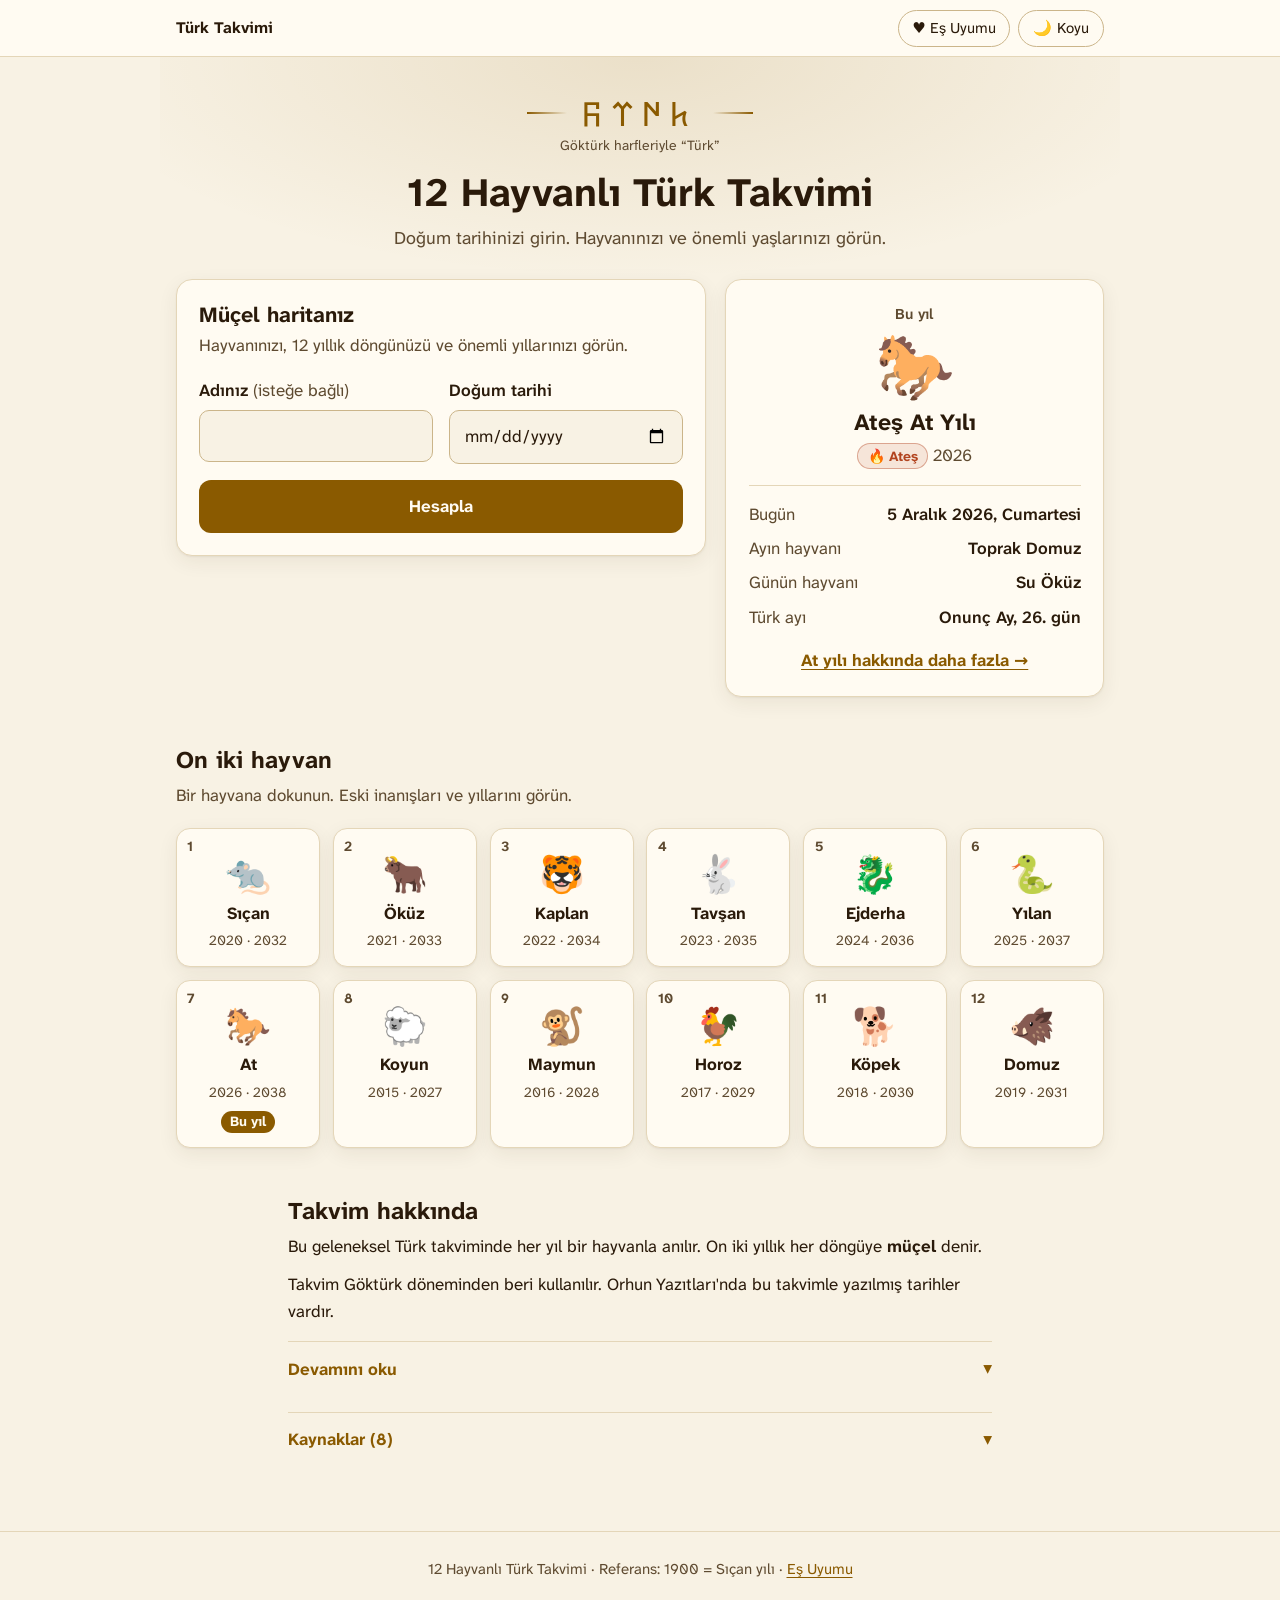
<file: index.html>
<!DOCTYPE html>
<html lang="tr">
<head>
  <meta charset="UTF-8">
  <meta name="viewport" content="width=device-width, initial-scale=1.0">
  <title>12 Hayvanlı Türk Takvimi</title>
  <meta name="description" content="Doğum tarihinizi girin. 12 Hayvanlı Türk Takvimi'ne göre hayvanınızı ve hayatınızdaki kritik yaşları görün.">
  <script>try{var t=localStorage.getItem('tt-theme');if(t==='light'||t==='dark')document.documentElement.dataset.theme=t}catch(e){}</script>
  <link rel="preconnect" href="https://fonts.googleapis.com">
  <link rel="preconnect" href="https://fonts.gstatic.com" crossorigin>
  <link rel="stylesheet" href="https://fonts.googleapis.com/css2?family=Atkinson+Hyperlegible+Next:wght@400;600;700&display=swap">
  <link rel="stylesheet" href="https://fonts.googleapis.com/css2?family=Noto+Sans+Old+Turkic&text=%F0%90%B1%85%F0%90%B0%87%F0%90%B0%BC%F0%90%B0%9C&display=swap">
  <link rel="stylesheet" href="theme.css">
  <style>
    /* ── Giriş: form + bu yıl ── */
    .intro-grid {
      display: grid;
      grid-template-columns: minmax(0, 1.4fr) minmax(0, 1fr);
      gap: 1.2rem;
      align-items: start;
    }

    .form-card h2 { font-size: 1.35rem; }
    .form-card > p { color: var(--muted); margin: 0.2rem 0 1.1rem; }

    .form-row {
      display: grid;
      grid-template-columns: 1fr 1fr;
      gap: 0 1rem;
    }

    .today-card { text-align: center; }
    .today-icon { font-size: 4rem; line-height: 1.15; margin-top: 0.3rem; }
    .today-animal { font-size: 1.45rem; margin-top: 0.2rem; }
    .today-elem { margin-top: 0.3rem; }

    .today-list {
      display: grid;
      gap: 0.45rem;
      margin-top: 1rem;
      padding-top: 0.9rem;
      border-top: 1px solid var(--line);
      text-align: left;
    }

    .today-list div { display: flex; justify-content: space-between; gap: 1rem; }
    .today-list dt { color: var(--muted); }
    .today-list dd { font-weight: 600; text-align: right; }
    .today-card .link-btn { margin-top: 1rem; }

    /* ── Sonuç ── */
    .result { margin-top: 2.8rem; scroll-margin-top: 1rem; }
    .result > h2 { margin-bottom: 1rem; }

    .summary-card { display: grid; gap: 0.9rem; }
    .summary-top { display: flex; align-items: center; gap: 1rem; }
    .summary-icon { font-size: 3.6rem; line-height: 1; flex-shrink: 0; }
    .summary-title { font-size: 1.8rem; }
    .summary-actions { display: flex; flex-wrap: wrap; gap: 0.6rem; }

    .note {
      background: var(--sunken);
      border-left: 4px solid var(--blue);
      border-radius: 8px;
      padding: 0.7rem 0.9rem;
    }

    .focus-grid {
      display: grid;
      grid-template-columns: repeat(auto-fit, minmax(260px, 1fr));
      gap: 1rem;
      margin-top: 1rem;
    }

    .focus-card { border-left: 6px solid var(--c); }
    .focus-card h3 { margin: 0.15rem 0 0.4rem; }
    .focus-card p + p { margin-top: 0.6rem; }

    .focus-meta {
      display: flex;
      flex-wrap: wrap;
      align-items: center;
      gap: 0.35rem 0.6rem;
      color: var(--muted);
    }

    .result-block { margin-top: 2.4rem; }
    .result-block > h3 { font-size: 1.35rem; }
    .result-block > p.muted { margin-top: 0.2rem; }

    /* Müçel çarkı */
    .wheel {
      --seg: 3.9rem;
      container-type: inline-size;
      position: relative;
      width: min(100%, 23rem);
      aspect-ratio: 1;
      margin: 1.2rem auto 0.6rem;
    }

    .wheel::before {
      content: "";
      position: absolute;
      inset: calc(var(--seg) / 2);
      border-radius: 50%;
      border: 2px dashed var(--line-strong);
    }

    .wheel-seg {
      --r: calc(50cqw - var(--seg) / 2 - 4px);
      position: absolute;
      left: 50%;
      top: 50%;
      width: var(--seg);
      height: var(--seg);
      margin: calc(var(--seg) / -2) 0 0 calc(var(--seg) / -2);
      transform: rotate(var(--a)) translateY(calc(-1 * var(--r))) rotate(calc(-1 * var(--a)));
      display: flex;
      flex-direction: column;
      align-items: center;
      justify-content: center;
      line-height: 1.15;
      border-radius: 50%;
      border: 3px solid var(--c);
      background: var(--surface);
      color: var(--text);
      cursor: pointer;
    }

    .wheel-seg[aria-pressed="true"] { background: color-mix(in srgb, var(--c) 22%, var(--surface)); }
    .wheel-seg.is-now { box-shadow: 0 0 0 4px var(--accent); }
    .ws-icon { font-size: 1.3rem; }
    .ws-year { font-size: 0.875rem; font-weight: 700; }

    .wheel-center {
      position: absolute;
      inset: 29%;
      display: flex;
      flex-direction: column;
      align-items: center;
      justify-content: center;
      text-align: center;
      border-radius: 50%;
      background: var(--sunken);
    }

    .wc-icon { font-size: 2.3rem; line-height: 1.1; }
    .wc-title { font-size: 1.15rem; font-weight: 700; }
    .wc-sub { font-size: 0.9375rem; color: var(--muted); }
    .wheel-legend { justify-content: center; }

    .year-detail { display: grid; gap: 0.6rem; border-left: 6px solid var(--accent); }
    .yd-title { display: flex; flex-wrap: wrap; align-items: center; gap: 0.4rem; font-size: 1.2rem; }
    .year-detail .ix-list { margin-top: 0; }
    .tone-line { display: flex; flex-wrap: wrap; align-items: center; gap: 0.5rem; }
    .focus-card h4 { font-size: 1.25rem; margin: 0.15rem 0 0.4rem; }

    /* Üç sütun */
    .pillars {
      display: grid;
      grid-template-columns: repeat(3, 1fr);
      gap: 0.8rem;
      margin-top: 1rem;
    }

    .pillar {
      display: flex;
      flex-direction: column;
      gap: 0.4rem;
      background: var(--surface);
      border: 1px solid var(--line);
      border-radius: 14px;
      padding: 1rem;
    }

    .pillar-icon { font-size: 2.3rem; line-height: 1.1; }
    .pillar-text { display: grid; gap: 0.25rem; }
    .pillar-name { font-weight: 700; color: var(--accent); }
    .pillar-animal { display: flex; flex-wrap: wrap; align-items: center; gap: 0.4rem; font-weight: 700; }
    .pillar-gift { font-weight: 600; }
    .pillar-desc { color: var(--muted); font-size: 0.9375rem; }

    .ix-title { margin-top: 1.2rem; }
    #btnAI { margin-top: 0.8rem; }

    .ix-list { list-style: none; display: grid; gap: 0.45rem; margin-top: 0.9rem; }
    .ix-list li { display: flex; flex-wrap: wrap; align-items: center; gap: 0.3rem 0.5rem; }
    .ix-list .chip { white-space: normal; }

    .legend-list { list-style: none; display: grid; gap: 0.55rem; }
    .legend-list li { display: flex; flex-wrap: wrap; align-items: center; gap: 0.3rem 0.6rem; }

    /* Hayat çizgisi */
    .type-legend { list-style: none; display: flex; flex-wrap: wrap; gap: 0.5rem 1rem; margin: 0.8rem 0 1rem; }
    .type-legend li { display: flex; align-items: center; gap: 0.4rem; color: var(--muted); font-size: 0.9375rem; }

    .tl { list-style: none; position: relative; }

    .tl::before {
      content: "";
      position: absolute;
      left: 21px;
      top: 12px;
      bottom: 12px;
      width: 3px;
      border-radius: 2px;
      background: var(--line-strong);
    }

    .tl .tl::before { display: none; }

    .tl-item > details > summary,
    .tl-past > details > summary {
      list-style: none;
      display: flex;
      align-items: center;
      gap: 0.8rem;
      padding: 0.6rem 0.4rem 0.6rem 0;
      border-radius: 12px;
    }

    .tl-item > details > summary::-webkit-details-marker,
    .tl-past > details > summary::-webkit-details-marker { display: none; }

    .tl-item > details > summary::after,
    .tl-past > details > summary::after {
      content: "▾";
      margin-left: auto;
      color: var(--muted);
      font-size: 1.1rem;
      transition: transform 0.2s;
    }

    .tl-item > details[open] > summary::after,
    .tl-past > details[open] > summary::after { transform: rotate(180deg); }

    .tl-item > details > summary:hover .tl-title { text-decoration: underline; text-underline-offset: 3px; }

    .tl-marker {
      --c: var(--neutral);
      position: relative;
      z-index: 1;
      flex-shrink: 0;
      width: 45px;
      height: 45px;
      border-radius: 50%;
      display: flex;
      align-items: center;
      justify-content: center;
      font-size: 1.35rem;
      background: var(--surface);
      border: 3px solid var(--c);
    }

    .tl-item .tl-marker { --c: inherit; }
    .tl-item.is-present .tl-marker,
    .tl-item.is-next .tl-marker { box-shadow: 0 0 0 5px color-mix(in srgb, var(--c) 28%, transparent); }

    .tl-age { flex-shrink: 0; width: 3.4rem; font-size: 1.25rem; font-weight: 700; line-height: 1.1; }
    .tl-age small { display: block; font-size: 0.875rem; font-weight: 400; color: var(--muted); }

    .tl-main { flex: 1; min-width: 0; display: grid; gap: 0.2rem; }
    .tl-title { font-weight: 700; }
    .tl-meta { display: flex; flex-wrap: wrap; align-items: center; gap: 0.3rem 0.5rem; color: var(--muted); font-size: 0.9375rem; }

    .tl-flag {
      font-size: 0.875rem;
      font-weight: 700;
      color: var(--on-accent);
      background: var(--accent);
      border-radius: 999px;
      padding: 0 0.55rem;
    }

    .tl-body {
      margin: 0 0 0.8rem 57px;
      padding: 0.9rem 1rem;
      background: var(--surface);
      border: 1px solid var(--line);
      border-left: 4px solid var(--c);
      border-radius: 12px;
    }

    .tl-body > * + * { margin-top: 0.6rem; }
    .tl-body .ix-list { margin-top: 0.3rem; }

    .celebrate {
      background: color-mix(in srgb, var(--gold) 12%, var(--surface));
      border: 1px solid color-mix(in srgb, var(--gold) 45%, transparent);
      border-radius: 10px;
      padding: 0.7rem 0.9rem;
    }

    .tl-past > details > summary { font-weight: 700; color: var(--muted); }

    .tl-today {
      display: flex;
      align-items: center;
      gap: 0.8rem;
      padding: 0.5rem 0;
      font-weight: 700;
      color: var(--accent);
    }

    .tl-today::before {
      content: "";
      position: relative;
      z-index: 1;
      flex-shrink: 0;
      width: 17px;
      height: 17px;
      margin: 0 14px;
      border-radius: 50%;
      background: var(--accent);
      box-shadow: 0 0 0 5px color-mix(in srgb, var(--accent) 25%, transparent);
    }

    .tl-today::after { content: ""; flex: 1; border-top: 2px dashed var(--accent); }

    /* Yapay zekâ bölümü */
    .oa-list { list-style: none; display: grid; gap: 0.6rem; margin-top: 0.4rem; }

    .oa-card {
      --c: var(--neutral);
      display: flex;
      align-items: flex-start;
      gap: 0.8rem;
      background: var(--surface);
      border: 1px solid var(--line);
      border-left: 4px solid var(--c);
      border-radius: 10px;
      padding: 0.8rem 0.9rem;
    }

    .oa-card.olumlu { --c: var(--green); }
    .oa-card.uyari  { --c: var(--red); }
    .oa-icon { font-size: 1.3rem; line-height: 1.3; flex-shrink: 0; }
    .oa-body { flex: 1; min-width: 0; }
    .oa-meta { display: flex; flex-wrap: wrap; align-items: center; gap: 0.3rem 0.5rem; margin-bottom: 0.25rem; }
    .oa-year { font-weight: 700; }
    .oa-baslik { font-weight: 700; }

    /* ── On iki hayvan ── */
    .animals-grid {
      display: grid;
      grid-template-columns: repeat(6, 1fr);
      gap: 0.8rem;
    }

    .animal-card {
      position: relative;
      display: flex;
      flex-direction: column;
      align-items: center;
      gap: 0.15rem;
      padding: 1.5rem 0.5rem 0.9rem;
      background: var(--surface);
      border: 1px solid var(--line);
      border-radius: 14px;
      box-shadow: var(--shadow);
      cursor: pointer;
      text-align: center;
    }

    .animal-card:hover { border-color: var(--accent); }
    .animal-card.is-mine { border: 2px solid var(--green); }

    .card-order { position: absolute; top: 0.35rem; left: 0.65rem; font-size: 0.875rem; font-weight: 700; color: var(--muted); }
    .card-icon { font-size: 2.3rem; line-height: 1.2; }
    .card-name { font-weight: 700; }
    .card-years { font-size: 0.875rem; color: var(--muted); }

    .card-tag {
      margin-top: 0.3rem;
      font-size: 0.875rem;
      font-weight: 700;
      line-height: 1.35;
      padding: 0.1rem 0.55rem;
      border-radius: 999px;
    }

    .card-tag.now  { background: var(--accent); color: var(--on-accent); }
    .card-tag.mine { color: var(--green); background: color-mix(in srgb, var(--green) 12%, var(--surface)); border: 1px solid var(--green); }

    /* Hayvan penceresi */
    .sheet {
      border: 0;
      padding: 0;
      margin: auto;
      width: min(34rem, calc(100% - 32px));
      max-height: calc(100dvh - 32px);
      overflow: auto;
      border-radius: 18px;
      background: var(--surface);
      color: var(--text);
      box-shadow: 0 20px 60px rgba(0, 0, 0, 0.35);
    }

    .sheet::backdrop { background: var(--backdrop); }
    .sheet-inner { position: relative; padding: 1.3rem 1.3rem 1.6rem; }
    .sheet-close { position: absolute; top: 0.9rem; right: 0.9rem; }
    .sheet-head { display: flex; align-items: center; gap: 1rem; padding-right: 6rem; }
    .sheet-icon { font-size: 3.4rem; line-height: 1; }
    .sheet h2 { font-size: 1.7rem; }
    .sheet h3 { font-size: 1.1rem; color: var(--accent); margin: 1.2rem 0 0.35rem; }
    .sheet p + p { margin-top: 0.4rem; }

    .year-list { list-style: none; display: flex; flex-wrap: wrap; gap: 0.4rem; }

    .year-list li {
      padding: 0.1rem 0.6rem;
      border-radius: 8px;
      background: var(--sunken);
      border: 1px solid var(--line);
      font-size: 0.9375rem;
    }

    .year-list li.future { font-weight: 700; border-color: var(--line-strong); }
    .year-list li.now { background: var(--accent); border-color: var(--accent); color: var(--on-accent); font-weight: 700; }

    .rel-list { list-style: none; display: grid; gap: 0.5rem; }
    .rel-list li { display: flex; flex-wrap: wrap; align-items: center; gap: 0.3rem 0.6rem; }

    /* ── Hakkında ── */
    #about > p + p { margin-top: 0.7rem; }
    .sources { padding-left: 1.3rem; display: grid; gap: 0.7rem; }
    .cite-detail { display: block; color: var(--muted); font-size: 0.9375rem; }

    /* ── Dar ekran ── */
    @media (max-width: 900px) {
      .animals-grid { grid-template-columns: repeat(4, 1fr); }
    }

    @media (max-width: 760px) {
      .intro-grid { grid-template-columns: 1fr; }
    }

    @media (max-width: 640px) {
      .pillars { grid-template-columns: 1fr; }
      .pillar { flex-direction: row; align-items: flex-start; gap: 0.9rem; }
    }

    @media (max-width: 520px) {
      .form-row { grid-template-columns: 1fr; }
      .card { padding: 1.1rem; }
      .animals-grid { grid-template-columns: repeat(3, 1fr); gap: 0.5rem; }
      .animal-card { padding: 1.4rem 0.25rem 0.7rem; }
      .card-icon { font-size: 2rem; }
      .tl-body { margin-left: 0; }
      .tl-age { width: 2.9rem; font-size: 1.15rem; }
      .summary-icon { font-size: 3rem; }
      .summary-title { font-size: 1.5rem; }
    }
  </style>
</head>
<body>

<nav class="topbar" aria-label="Site">
  <div class="wrap topbar-inner">
    <a class="brand" href="index.html">Türk Takvimi</a>
    <div class="topbar-links">
      <a class="pill" href="couples.html">♥ Eş Uyumu</a>
      <button type="button" class="pill" data-theme-toggle aria-label="Koyu temaya geç">🌙 <span>Koyu</span></button>
    </div>
  </div>
</nav>

<header class="hero wrap">
  <div class="gokturk" role="img" aria-label="Türk, Göktürk harfleriyle" lang="otk" dir="rtl">𐱅𐰇𐰼𐰜</div>
  <span class="gokturk-note" aria-hidden="true">Göktürk harfleriyle “Türk”</span>
  <h1>12 Hayvanlı Türk Takvimi</h1>
  <p class="lead">Doğum tarihinizi girin. Hayvanınızı ve önemli yaşlarınızı görün.</p>
</header>

<main>
  <!-- Form + Bu yıl -->
  <div class="wrap intro-grid">
    <section class="card form-card" aria-labelledby="formTitle">
      <h2 id="formTitle">Müçel haritanız</h2>
      <p>Hayvanınızı, 12 yıllık döngünüzü ve önemli yıllarınızı görün.</p>
      <form id="birthForm" onsubmit="calcCritical(event)" novalidate>
        <div class="form-row">
          <div class="field">
            <label for="nameInput">Adınız <span class="opt">(isteğe bağlı)</span></label>
            <input type="text" id="nameInput" autocomplete="given-name">
          </div>
          <div class="field">
            <label for="birthDate">Doğum tarihi</label>
            <input type="date" id="birthDate" min="1900-01-01" required aria-describedby="dateError">
            <p class="field-error" id="dateError" role="alert" hidden></p>
          </div>
        </div>
        <button type="submit" class="btn btn-primary btn-block" id="calcBtn">Hesapla</button>
      </form>
    </section>

    <aside class="card today-card" aria-labelledby="todayTitle">
      <p class="eyebrow" id="todayTitle">Bu yıl</p>
      <div class="today-icon" id="todayIcon" aria-hidden="true"></div>
      <h2 class="today-animal" id="todayAnimal"></h2>
      <div class="today-elem" id="todayElem"></div>
      <dl class="today-list">
        <div><dt>Bugün</dt><dd id="todayDate"></dd></div>
        <div><dt>Ayın hayvanı</dt><dd id="todayMonth"></dd></div>
        <div><dt>Günün hayvanı</dt><dd id="todayDay"></dd></div>
        <div><dt>Türk ayı</dt><dd id="todayTurkic"></dd></div>
      </dl>
      <button type="button" class="link-btn" id="todayMore"></button>
    </aside>
  </div>

  <!-- Sonuç -->
  <section class="wrap narrow result" id="resultSection" aria-labelledby="resultTitle" hidden>
    <h2 id="resultTitle">Sonucunuz</h2>
    <div id="criticalResult"></div>
  </section>

  <!-- On iki hayvan -->
  <section class="wrap section" id="animals" aria-labelledby="animalsTitle">
    <h2 id="animalsTitle">On iki hayvan</h2>
    <p class="section-lead">Bir hayvana dokunun. Eski inanışları ve yıllarını görün.</p>
    <div class="animals-grid" id="animalsGrid"></div>
  </section>

  <!-- Hakkında + Kaynaklar -->
  <section class="wrap narrow section" id="about" aria-labelledby="aboutTitle">
    <h2 id="aboutTitle">Takvim hakkında</h2>
    <p>Bu geleneksel Türk takviminde her yıl bir hayvanla anılır. On iki yıllık her döngüye <strong>müçel</strong> denir.</p>
    <p>Takvim Göktürk döneminden beri kullanılır. Orhun Yazıtları'nda bu takvimle yazılmış tarihler vardır.</p>

    <details class="more">
      <summary>Devamını oku</summary>
      <div class="more-body">
        <p>Türk halklarının doğa, hayvan ve zaman anlayışına dayanan bu geleneksel takvim sisteminde her yıl bir hayvanla simgelenir ve <strong>müçel</strong> adı verilen 12 yıllık döngülerden oluşur. Bu sistem yalnızca bir takvim değil; aynı zamanda bir dünya görüşü, mitoloji, kehanet aracı ve kişilik göstergesi olarak da tanımlanmaktadır.</p>
        <p><strong>Köken:</strong> <a href="https://tr.wikipedia.org/wiki/Orhun_yaz%C4%B1tlar%C4%B1" target="_blank" rel="noopener">Orhun Yazıtları</a>'nda "Kül Tigin Koyun Yılının on yedinci gününde öldü" gibi ifadeler bu takvimin Göktürk döneminde yaygın biçimde kullanıldığını kanıtlar. En eski yazılı kaynaklardan biri Kaşgarlı Mahmud'un <a href="https://tr.wikipedia.org/wiki/Divan%C3%BC_L%C3%BC%C4%9Fat-it-T%C3%BCrk" target="_blank" rel="noopener">Divanü Lüğat-it-Türk</a>'üdür. Kaşgarlı, bir Türk hakanının savaşın hangi yılda olduğunu sorunca danışmanlarının hatırlayamaması üzerine her yıla bir hayvan adı verilmesini emrettiğini anlatır.</p>
        <p><strong>Müçel yaşları:</strong> Doğum hayvanınız her 12 yılda bir geri döner: 12, 24, 36… yaşlarda. Geleneksel sayımda anne karnındaki yıl da sayılır; bu yüzden bu yaşlar 13, 25, 37… diye söylenir. Kazak ve Kırgız geleneğinde müçel yılları dikkatle karşılanır. Döngünün ortasında, 6 yıl sonra, karşıt hayvanın yılı gelir.</p>
        <p><strong>Müçel:</strong> 12 yıllık her döngüye Türkçede müçel, Kazakçada müşel, Kırgızcada müçöl, Hakascada müçe denir. Gün de 12'ye bölünür; her birime çağ adı verilir. Aylar yalnızca sayısal sırayla adlandırılır (Aram ay, İkinç ay… Çakşaput ay).</p>
      </div>
    </details>

    <details class="more">
      <summary>Kaynaklar (8)</summary>
      <div class="more-body">
        <ol class="sources">
          <li>
            <a href="https://hwc.kureansiklopedi.com/en/detay/12-animal-turkish-calendar-9a578" target="_blank" rel="noopener">12 Animal Turkish Calendar — Küre Ansiklopedisi</a>
            <span class="cite-detail">Şahinler, Duygu. Küre Dijital Ansiklopedisi, 2025.</span>
          </li>
          <li>
            <a href="https://tr.wikipedia.org/wiki/Orhun_yaz%C4%B1tlar%C4%B1" target="_blank" rel="noopener">Orhun Yazıtları — Vikipedi</a>
            <span class="cite-detail">Ergin, Muharrem. Orhun Abideleri. Hisar Yayınları, 2003.</span>
          </li>
          <li>
            <a href="https://tr.wikipedia.org/wiki/Divan%C3%BC_L%C3%BC%C4%9Fat-it-T%C3%BCrk" target="_blank" rel="noopener">Divanü Lüğat-it-Türk — Vikipedi</a>
            <span class="cite-detail">Kaşgarlı Mahmud, XI. yüzyıl.</span>
          </li>
          <li>
            Biray, Nergis. "12 Hayvanlı Türk Takvimi: Zamana ve İnsana Hükmetmek."
            <span class="cite-detail">Atatürk Üniversitesi Türkiyat Araştırmaları Enstitüsü Dergisi 39 (2009): 671–682.</span>
          </li>
          <li>
            Külcü, Recep. "Türklerin Kültür Mirası Olarak '12 Hayvanlı Türk Takvimi.'"
            <span class="cite-detail">Akademia Disiplinlerarası Bilimsel Araştırmalar Dergisi 1/1 (2015): 1–5.</span>
          </li>
          <li>
            Tavkul, Ufuk. "Kültürel Etkileşim Açısından On İki Hayvanlı Türk Takviminin Yayılışı."
            <span class="cite-detail">Modern Türklük Araştırmaları Dergisi 4/1 (Mart 2007): 25–45.</span>
          </li>
          <li>
            Turan, Osman. On İki Hayvanlı Türk Takvimi.
            <span class="cite-detail">İstanbul: Ötüken, 2019. s. 101–106.</span>
          </li>
          <li>
            Karimova, Gülmira ve Fikret Türkmen. "Kazakistan'da Hayvan Kültü ve 12 Hayvanlı Halk Takvimi."
            <span class="cite-detail">Folklor/Edebiyat Dergisi 1 (2022): 41–47.</span>
          </li>
        </ol>
      </div>
    </details>
  </section>
</main>

<footer class="site-footer">
  <div class="wrap">12 Hayvanlı Türk Takvimi · Referans: 1900 = Sıçan yılı · <a href="couples.html">Eş Uyumu</a></div>
</footer>

<!-- Hayvan ayrıntı penceresi -->
<dialog id="animalDialog" class="sheet" aria-labelledby="adTitle">
  <div class="sheet-inner">
    <button type="button" class="pill sheet-close" onclick="closeAnimal()">Kapat ✕</button>
    <div id="adBody"></div>
  </div>
</dialog>

<script src="theme.js"></script>
<script>
  // ── Modül 0: Sabit Veriler ───────────────────────────────────────
  // HAYVANLAR: index 0 = Maymun → year % 12 formülüne tam oturur
  // Doğrulama: 1908%12=0(Maymun) 1900%12=4(Sıçan) 2026%12=10(At) ✓
  const ANIMALS = [
    {                                                          // 0 → Maymun (1908, 1920, 2016…)
      name: 'Maymun',
      altName: 'Biçin · Meçin (Kırgız) · Kizi (Hakas)',
      icon: '🐒',
      prophecy: 'Kışlar kısa ama çok soğuk geçer. Halk arasında kargaşa, hile ve hırsızlık yaygınlaşır. Meyveler doğal afetlerle mahvolur. Özellikle at ve deve nüfusunda hastalıklar yayılır.'
    },
    {                                                          // 1 → Horoz (1909, 1921, 2017…)
      name: 'Horoz',
      altName: 'Takagu · Tavuk · Took (Kırgız) · Tanah (Hakas)',
      icon: '🐓',
      prophecy: 'Kışlar uzun geçer. Yiyecek bolluğu vardır. Horozun yiyecek ararken çevreyi dağıtmasına benzer şekilde halk arasında kargaşa çıkar. Savaşlar, depremler ve hastalıklar bu yıl sık görülür.'
    },
    {                                                          // 2 → Köpek (1910, 1922, 2018…)
      name: 'Köpek',
      altName: 'İt · İt (Nogay, Kırgız) · Aday (Hakas)',
      icon: '🐕',
      prophecy: 'Kışlar soğuk geçer. Halk arasında endişe ve kargaşa egemen olur. İnsan ve hayvanlarda hastalık ve ölümler artar.'
    },
    {                                                          // 3 → Domuz (1911, 1923, 2019…)
      name: 'Domuz',
      altName: 'Tonguz · Donguz (Kırgız) · Soşa (Hakas)',
      icon: '🐗',
      prophecy: 'Kışlarda kar yağışı ağır olur. Halk arasında düşmanlık ve nefret artar. İnsan ve hayvanlarda hastalıklar yayılır ve çoğalır. Hırsızlık da bu yıl yaygınlaşır.'
    },
    {                                                          // 4 → Sıçan (1900, 1912, 2020…)
      name: 'Sıçan',
      altName: 'Fare · Çichqan · Şışkan (Nogay) · Çıçkan (Kırgız) · Küske (Hakas)',
      icon: '🐀',
      prophecy: 'Kışlar uzun ve soğuk geçer. Bol yağmur nedeniyle tahıl ve meyve bolluğu yaşanır. Ancak fareler tahılı tahrip ettiğinden halk arasında kargaşa ve çatışmaların çıkacağına inanılır.'
    },
    {                                                          // 5 → Öküz (1901, 1913, 2021…)
      name: 'Öküz',
      altName: 'Ud · Sığır · Sıyır (Nogay) · Uy (Kırgız) · İnək (Hakas)',
      icon: '🐂',
      prophecy: 'Kışlar sert ve soğuk geçer. Öküzün kavgacı doğasından dolayı savaşların yaşandığı bir yıldır. Halk arasında anlaşmazlık ve kargaşa yaygındır. İnsan ve hayvanlarda hastalık ve ölümler artar.'
    },
    {                                                          // 6 → Kaplan (1902, 1914, 2022…)
      name: 'Kaplan',
      altName: 'Bars · Pars · Bars (Nogay, Kırgız) · Tülgü (Hakas)',
      icon: '🐯',
      prophecy: 'Kışlar kısa ve soğuk, yazlar ise uzun ve sıcak geçer. Milletler arasında çatışmalar ve halk arasında anlaşmazlıklar çıkar. Kıtlık yaşanır, depremler sık görülür.'
    },
    {                                                          // 7 → Tavşan (1903, 1915, 2023…)
      name: 'Tavşan',
      altName: 'Tavışkan · Tabışkan · Koyan (Nogay) · Koyon (Kırgız) · Hozan (Hakas)',
      icon: '🐇',
      prophecy: 'Mevsimler düzenli seyreder. Yağmurlar bol olduğundan bereket hüküm sürer. Meyve ve sebze bolluğu yaşanır. Halk arasında adalet ve barış egemen olur.'
    },
    {                                                          // 8 → Ejderha (1904, 1916, 2024…)
      name: 'Ejderha',
      altName: 'Lu · Balık · Ulu~Balık (Nogay) · Uluu (Kırgız)',
      icon: '🐉',
      prophecy: 'Yağmurlar bol olup bereket ve bolluk getirir. Kışlar kar yağışlı geçer. Halk arasında anlaşmazlık ve kargaşa baş gösterir.'
    },
    {                                                          // 9 → Yılan (1905, 1917, 2025…)
      name: 'Yılan',
      altName: 'Çılan · Cılan (Nogay, Kırgız) · Çılan (Hakas)',
      icon: '🐍',
      prophecy: 'Kışlar uzun ve soğuk geçer. Az yağış nedeniyle kuraklık baş gösterir. Tahıl ve meyve verimi düşer, kıtlık artar. Hastalık ve ölüm çoğalır. Halk arasında kargaşa, yalan ve aldatmaca yükselir.'
    },
    {                                                          // 10 → At (1906, 1918, 2026…)
      name: 'At',
      altName: 'Yund · Yılkı (Nogay, Kırgız)',
      icon: '🐎',
      prophecy: 'Kışlar çetin geçer. Halk arasında anlaşmazlık ve huzursuzluk yaşanır. Dört ayaklı hayvanlarda hastalık ve ölümler yaygınlaşır.'
    },
    {                                                          // 11 → Koyun (1907, 1919, 2027…)
      name: 'Koyun',
      altName: 'Koç · Kon · Koy (Kırgız)',
      icon: '🐑',
      prophecy: 'Kışlar ılıman geçer. Bol yağış sayesinde su sıkıntısı yaşanmaz. Meyve ve tahılda bereket görülür. Halk arasındaki çatışmalar adalet ve barışla sonuçlanır.'
    },
  ];

  // ── Element calculation ──────────────────────────────────────────
  const ELEMENT_DATA = {
    'Metal':  { icon: '⚔️',  key: 'metal',  energy: 'keskin ve yapısal',      gift: 'disiplin ve kararlılık'     },
    'Su':     { icon: '💧',  key: 'su',     energy: 'derin ve akışkan',         gift: 'sezgi ve uyum gücü'         },
    'Ağaç':   { icon: '🌿',  key: 'agac',   energy: 'büyüyen ve yaratıcı',      gift: 'vizyon ve yenilenme'        },
    'Ateş':   { icon: '🔥',  key: 'ates',   energy: 'dönüştürücü ve dinamik',   gift: 'tutku ve eylem gücü'        },
    'Toprak': { icon: '🏔️', key: 'toprak', energy: 'dengeleyici ve köklü',     gift: 'istikrar ve sabır'          },
  };

  const ELEM_BY_DIGIT = ['Metal','Metal','Su','Su','Ağaç','Ağaç','Ateş','Ateş','Toprak','Toprak'];

  function getElement(year) {
    const name = ELEM_BY_DIGIT[((year % 10) + 10) % 10];
    return { name, ...ELEMENT_DATA[name] };
  }

  // Per-animal energy descriptors — order matches new ANIMALS (0=Maymun)
  const ANIMAL_ENERGIES = [
    { energy: 'çevik ve uyumlu',          gift: 'zeka ve yaratıcı çözümler'  }, // 0 Maymun
    { energy: 'disiplinli ve güvenilir',  gift: 'düzen ve dürüstlük'         }, // 1 Horoz
    { energy: 'sadık ve koruyucu',        gift: 'güvenilirlik ve bağlılık'   }, // 2 Köpek
    { energy: 'cömert ve bereketli',      gift: 'bolluk ve kararlılık'       }, // 3 Domuz
    { energy: 'stratejik ve çevik',       gift: 'zeka ve fırsatçılık'        }, // 4 Sıçan
    { energy: 'sabırlı ve güçlü',         gift: 'kararlılık ve dayanıklılık' }, // 5 Öküz
    { energy: 'cesur ve bağımsız',        gift: 'liderlik ve güç'            }, // 6 Kaplan
    { energy: 'zarif ve sezgisel',        gift: 'barış ve ince anlayış'      }, // 7 Tavşan
    { energy: 'mistik ve dönüştürücü',    gift: 'güç ve büyülü cazibe'       }, // 8 Ejderha
    { energy: 'derin ve stratejik',       gift: 'bilgelik ve sezgi'          }, // 9 Yılan
    { energy: 'özgür ve dinamik',         gift: 'enerji ve macera ruhu'      }, // 10 At
    { energy: 'uyumlu ve yaratıcı',       gift: 'empati ve bereket'          }, // 11 Koyun
  ];

  // ── Critical milestone data ──────────────────────────────────────
  // ── Türkçe ekler (Su'yun, Toprak'ın / Su'yu, Toprak'ı…) ──────────
  const GENITIVE = {
    'Metal': "Metal'in", 'Su': "Su'yun", 'Ağaç': "Ağaç'ın", 'Ateş': "Ateş'in", 'Toprak': "Toprak'ın",
    'Maymun': "Maymun'un", 'Horoz': "Horoz'un", 'Köpek': "Köpek'in", 'Domuz': "Domuz'un",
    'Sıçan': "Sıçan'ın", 'Öküz': "Öküz'ün", 'Kaplan': "Kaplan'ın", 'Tavşan': "Tavşan'ın",
    'Ejderha': "Ejderha'nın", 'Yılan': "Yılan'ın", 'At': "At'ın", 'Koyun': "Koyun'un",
  };

  const ACCUSATIVE = {
    'Metal': "Metal'i", 'Su': "Su'yu", 'Ağaç': "Ağaç'ı", 'Ateş': "Ateş'i", 'Toprak': "Toprak'ı",
  };

  function gen(name) {
    return GENITIVE[name] || `${name}'in`;
  }

  // ── Müçel haritası ───────────────────────────────────────────────
  // Hayvanınız her 12 yılda bir döner: müçel yılı (12, 24, 36… yaş).
  // 6 yıl sonra karşıt hayvanın yılı gelir: zıt yıl (6, 18, 30… yaş).
  // Üçlü uyum hayvanlarının yılları destek, gizli dostun yılı sessiz destek getirir.

  // İlişki değerleri — eş uyumu sayfasıyla aynı
  const REL_VALUE = { trine: 1, secret: 1, same: 0.5, neutral: 0, clash: -1 };

  // Element döngüleri: besleme (Ağaç → Ateş → Toprak → Metal → Su → Ağaç)
  // ve sınırlama (Ağaç → Toprak → Su → Ateş → Metal → Ağaç)
  const ELEM_ORDER = ['Ağaç', 'Ateş', 'Toprak', 'Metal', 'Su'];
  const ELEM_VALUE = { besler: 1, ayni: 0.5, verir: 0, yonetir: 0, sinirlar: -1 };

  function elementRelation(yearElem, selfElem) {
    const i = ELEM_ORDER.indexOf(yearElem);
    const j = ELEM_ORDER.indexOf(selfElem);
    if (i === j) return 'ayni';
    if ((i + 1) % 5 === j) return 'besler';     // yılın elementi sizi besler
    if ((j + 1) % 5 === i) return 'verir';      // siz yılın elementini beslersiniz
    if ((i + 2) % 5 === j) return 'sinirlar';   // yılın elementi sizi sınırlar
    return 'yonetir';                            // siz yılın elementini sınırlarsınız
  }

  const ELEM_TEXT = {
    besler:   (e, s) => `${e}, ${ACCUSATIVE[s]} besler. Enerji ve destek gelir.`,
    ayni:     ()     => 'Aynı element: gücünüz artar.',
    verir:    (e)    => `Siz ${ACCUSATIVE[e]} beslersiniz. Bu yıl emek ve cömertlik ister.`,
    yonetir:  (e)    => `Siz ${ACCUSATIVE[e]} sınırlarsınız. Çabayla kazanç gelir.`,
    sinirlar: (e, s) => `${e}, ${ACCUSATIVE[s]} sınırlar. Baskı hissedebilirsiniz; sabırlı olun.`,
  };

  const TONES = {
    destek: { label: 'Destek yılı', cls: 'tone-green' },
    denge:  { label: 'Dengeli yıl', cls: 'tone-neutral' },
    dikkat: { label: 'Dikkat yılı', cls: 'tone-red' },
  };

  // Yıl türleri (doğum hayvanına göre)
  const TYPE_META = {
    mucel: { label: 'Müçel yılı',   hint: 'hayvanınız döner' },
    buyuk: { label: 'Büyük müçel',  hint: 'hayvan ve element birlikte döner (60 yaş)' },
    zit:   { label: 'Zıt yıl',      hint: 'karşıt hayvanın yılı' },
    uyum:  { label: 'Uyum yılı',    hint: 'üçlü uyum hayvanının yılı' },
    dost:  { label: 'Dost yılı',    hint: 'gizli dostun yılı' },
  };

  // 12 yıllık dönemler (her müçelle yeni bir dönem başlar)
  const CHAPTERS = [
    { name: 'Çocukluk',     desc: 'Aile, oyun ve büyüme yılları.' },
    { name: 'Gençlik',      desc: 'Kimlik, okul ve ilk bağımsız adımlar.' },
    { name: 'Kuruluş',      desc: 'İş, ev ve ortaklıkların kurulduğu yıllar.' },
    { name: 'Olgunlaşma',   desc: 'Sorumluluk ve derinleşme yılları.' },
    { name: 'Deneyim',      desc: 'Birikimin meyve verdiği yıllar.' },
    { name: 'İkinci bahar', desc: 'Büyük müçelden sonra yeni bir başlangıç.' },
    { name: 'Bilgelik',     desc: 'Bilginin yeni kuşaklara aktarıldığı yıllar.' },
    { name: 'Aksakallık',   desc: 'Saygı, huzur ve uzun ömür yılları.' },
  ];

  function chapterOf(age) {
    return CHAPTERS[Math.min(Math.floor(Math.max(age, 0) / 12), CHAPTERS.length - 1)];
  }

  function yearType(ixType, age) {
    if (ixType === 'same')   return age === 0 ? null : age % 60 === 0 ? 'buyuk' : 'mucel';
    if (ixType === 'clash')  return 'zit';
    if (ixType === 'trine')  return 'uyum';
    if (ixType === 'secret') return 'dost';
    return null;
  }

  // Bir yılın kişiye etkisi: üç doğum hayvanıyla ilişki + element ilişkisi
  function readYear(year, ctx) {
    const idx   = animalIndex(year);
    const name  = ANIMALS[idx].name;
    const elem  = getElement(year);
    const ixY   = getInteraction(name, ctx.yearAnimal);
    const ixM   = getInteraction(name, ctx.monthAnimal);
    const ixD   = getInteraction(name, ctx.dayAnimal);
    const er    = elementRelation(elem.name, ctx.selfElement);
    const score = REL_VALUE[ixY.type] + REL_VALUE[ixM.type] + REL_VALUE[ixD.type] + ELEM_VALUE[er];
    const tone  = score >= 1.5 ? 'destek' : score <= -1 ? 'dikkat' : 'denge';
    const age   = year - ctx.birthYear;
    return { year, age, idx, animal: ANIMALS[idx], elem, ixY, ixM, ixD, er, score, tone, type: yearType(ixY.type, age) };
  }

  function relationText(r, ctx) {
    const A = r.animal.name, B = ctx.yearAnimal;
    if (r.age === 0) return `Doğduğunuz yıl. ${A} sizin doğum hayvanınızdır.`;
    switch (r.ixY.type) {
      case 'same':
        return `${A} yılı geri döndü: bu sizin müçel yılınız. Yeni bir 12 yıllık dönem başlar. Gelenekte bu yıl dikkatle ve paylaşarak karşılanır.`;
      case 'clash':
        return `${A}, doğum hayvanınız ${B} ile karşıttır. Bu yıl gerilim ve değişim getirebilir. Acele kararlardan kaçının.`;
      case 'trine': {
        const t = TRINES.find(t => t.names.includes(A) && t.names.includes(B));
        return `${A} ve ${B} aynı üçlüdedir (${t.label}). Bu yıl destek ve akış getirir.`;
      }
      case 'secret':
        return `${A}, ${gen(B)} gizli dostudur. Bu yıl sessiz bir destek gelir.`;
      default:
        return `${A} yılı, ${B} için nötrdür. Sakin ve dengeli bir yıl.`;
    }
  }

  function elementText(r, ctx) {
    return `Yılın elementi ${r.elem.name}, sizinki ${ctx.selfElement}. ` + ELEM_TEXT[r.er](r.elem.name, ctx.selfElement);
  }

  // Bir yılın dürüst yorumu: ilişki, element, diğer sütunlar ve genel ton
  function yearReadingHTML(r, ctx) {
    const row = (label, animal, ix) =>
      `<li><span class="muted">${label} (${animal}):</span> ${ixChipShort(ix)}</li>`;
    return `
      <p>${relationText(r, ctx)}</p>
      <p>${elementText(r, ctx)}</p>
      <p class="muted">Diğer sütunlarınızla:</p>
      <ul class="ix-list">
        ${row('Ay hayvanınız', ctx.monthAnimal, r.ixM)}
        ${row('Gün hayvanınız', ctx.dayAnimal, r.ixD)}
      </ul>
      <p class="tone-line">Genel: ${toneChip(r.tone)}</p>`;
  }

  // Zaman çizgisi ve yapay zekâ için önemli yıllar (1–96 yaş)
  function keyYears(ctx, types) {
    const list = [];
    for (let age = 1; age <= 96; age++) {
      const r = readYear(ctx.birthYear + age, ctx);
      if (r.type && types.includes(r.type)) list.push(r);
    }
    return list;
  }

  // n. müçel = n. 12 yıllık dönem (0–11 yaş 1. müçel). Müçel yılı bir dönemi kapatır, yenisini açar.
  function milestoneTitle(r) {
    const n = Math.round(r.age / 12);
    if (r.type === 'buyuk') return `Büyük müçel · ${chapterOf(r.age).name} başlar`;
    if (r.type === 'mucel') return `${n}. müçel tamamlanır · ${chapterOf(r.age).name} başlar`;
    if (r.type === 'zit')   return `Zıt yıl · ${Math.floor(r.age / 12) + 1}. müçelin ortası`;
    return r.type ? TYPE_META[r.type].label : 'Yıl';
  }

  function milestoneDesc(r) {
    const ch = chapterOf(r.age);
    if (r.type === 'buyuk') return `Hayvanınız ve elementiniz birlikte geri döner: 60 yıllık büyük döngü tamamlanır. Gelenekte ikinci doğum sayılır. Yeni dönem: ${ch.name}.`;
    if (r.type === 'mucel') return `${Math.round(r.age / 12)}. müçeliniz tamamlanır. Yeni dönem: ${ch.name}. ${ch.desc}`;
    if (r.type === 'zit')   return `Dönemin tam ortası: ${ch.name} döneminin dönüm noktası.`;
    return '';
  }

  // ── Görünüm yardımcıları ─────────────────────────────────────────
  const IX_SHORT = {
    trine:   '✨ Uyum',
    secret:  '🤝 Gizli dost',
    clash:   '⚡ Gerilim',
    same:    '⭕ Aynı hayvan',
    neutral: '· Nötr',
  };

  function escapeHTML(s) {
    return String(s).replace(/[&<>"']/g, c => ({ '&': '&amp;', '<': '&lt;', '>': '&gt;', '"': '&quot;', "'": '&#39;' })[c]);
  }

  function cap(s) {
    return s.charAt(0).toLocaleUpperCase('tr') + s.slice(1);
  }

  function elemChip(name) {
    const ed = ELEMENT_DATA[name];
    if (!ed) return `<span class="chip">✦ ${name}</span>`;
    return `<span class="chip el-${ed.key}">${ed.icon} ${name}</span>`;
  }

  function typeChip(type) {
    return type ? `<span class="chip t-${type}">${TYPE_META[type].label}</span>` : '';
  }

  function toneChip(tone) {
    return `<span class="chip ${TONES[tone].cls}">${TONES[tone].label}</span>`;
  }

  function ixChipShort(ix) {
    return `<span class="chip ix-${ix.type}">${IX_SHORT[ix.type]}</span>`;
  }

  function setDateError(message) {
    const error = document.getElementById('dateError');
    const input = document.getElementById('birthDate');
    error.textContent = message || '';
    error.hidden = !message;
    input.setAttribute('aria-invalid', message ? 'true' : 'false');
    if (message) input.focus();
  }

  let _mucel = null;   // son hesaplamanın bağlamı (çark tıklamaları için)

  function calcCritical(event) {
    if (event) event.preventDefault();
    const val = document.getElementById('birthDate').value;
    if (!val) {
      setDateError('Lütfen doğum tarihinizi seçin.');
      return;
    }
    const birthDateObj = parseLocalDate(val);
    const gercekYil    = getSolarYear(birthDateObj);  // Modül 1 uygula
    const birthYear    = birthDateObj.getFullYear();

    if (birthYear < 1900 || birthDateObj > new Date()) {
      setDateError('Lütfen 1900 ile bugün arasında bir tarih seçin.');
      return;
    }
    setDateError('');

    const currentYear = new Date().getFullYear();
    const thisYear    = getSolarYear(new Date());      // şu anki hayvan yılı

    // Doğum kartı — Modül 2 ile Gerçek Yıl kullanılır
    const birthAnimalIdx = animalIndex(gercekYil);
    const birthAnimal    = ANIMALS[birthAnimalIdx];
    const birthElem      = getElement(gercekYil);
    const birthAE        = ANIMAL_ENERGIES[birthAnimalIdx];
    const birthMonthP    = getMonthPillar(birthDateObj, gercekYil);
    const birthDayP      = getDayPillar(birthDateObj);
    const birthMonthAnim = animalByName(birthMonthP.animal);
    const birthDayAnim   = animalByName(birthDayP.animal);

    const currentAge = Math.floor((new Date() - birthDateObj) / (365.25 * 24 * 3600 * 1000));
    const over60     = currentAge >= 60;
    const name       = (document.getElementById('nameInput')?.value || '').trim();

    const ctx = {
      birthYear:   gercekYil,
      yearAnimal:  birthAnimal.name,
      monthAnimal: birthMonthP.animal,
      dayAnimal:   birthDayP.animal,
      selfElement: birthElem.name,
      icon:        birthAnimal.icon,
    };

    // Şu anki müçel dönemi
    const ageNow        = thisYear - gercekYil;
    const cycleNo       = Math.floor(ageNow / 12) + 1;
    const cycleStart    = gercekYil + (cycleNo - 1) * 12;
    const nextMucelYear = cycleStart + 12;
    const nextZit       = keyYears(ctx, ['zit']).find(r => r.year > thisYear) || null;
    const nextMucel     = readYear(nextMucelYear, ctx);
    _mucel = { ctx, cycleStart, thisYear };

    // ── Özet kartı ────────────────────────────────────────────────
    const solarNote = gercekYil !== birthYear
      ? `<p class="note">ℹ️ Bu takvimde yıl 4 Şubat'ta başlar. Siz bu tarihten önce doğdunuz. Bu yüzden hayvanınız ${gercekYil} yılının hayvanıdır.</p>`
      : '';

    let html = `
      <div class="card summary-card reveal">
        <div class="summary-top">
          <div class="summary-icon" aria-hidden="true">${birthAnimal.icon}</div>
          <div>
            <p class="eyebrow">${name ? escapeHTML(name) + ' · ' : ''}Doğum hayvanınız</p>
            <h3 class="summary-title">${birthElem.name} ${birthAnimal.name}</h3>
            <p class="muted">${formatDateTR(birthDateObj)}</p>
          </div>
        </div>
        <p>${cap(birthElem.energy)} bir enerji, ${birthAE.energy} bir karakter. Güçlü yanınız: <strong>${birthAE.gift}</strong>.</p>
        ${solarNote}
        <div class="summary-actions">
          <button type="button" class="btn btn-secondary" onclick="shareResult()">📤 Sonucu paylaş</button>
          <button type="button" class="btn btn-secondary" onclick="openAnimal(${birthAnimalIdx})">${birthAnimal.icon} ${birthAnimal.name} hakkında</button>
        </div>
      </div>`;

    // ── Müçel çarkı ──────────────────────────────────────────────
    html += `
      <section class="result-block reveal" style="--i:1">
        <h3>Müçel çarkınız</h3>
        <p class="muted">Hayvanınız her 12 yılda bir döner. Buna müçel denir. Şu an ${cycleNo}. müçel dönemindesiniz: ${chapterOf(ageNow).name} (${cycleStart}–${cycleStart + 11}).</p>
        ${wheelHTML(ctx, cycleStart, thisYear, cycleNo)}
        ${wheelLegendHTML()}
        <div class="card year-detail" id="yearDetail" aria-live="polite">${yearDetailHTML(readYear(thisYear, ctx), ctx, thisYear)}</div>
      </section>`;

    // ── Sıradaki önemli yıllar ───────────────────────────────────
    const nextCards = [nextCardHTML(nextMucel, 'Sıradaki müçel yılınız', ctx)];
    if (nextZit) nextCards.push(nextCardHTML(nextZit, 'Sıradaki zıt yıl', ctx));
    html += `
      <section class="result-block reveal" style="--i:2">
        <h3>Sıradaki önemli yıllar</h3>
        <div class="focus-grid">${nextCards.join('')}</div>
      </section>`;

    // ── Üç sütun ─────────────────────────────────────────────────
    html += `
      <section class="result-block reveal" style="--i:3">
        <h3>Üç sütununuz</h3>
        <p class="muted">Doğum anınız üç hayvanla okunur: yıl, ay ve gün.</p>
        <div class="pillars">
          ${pillarHTML('Vitrin', 'yıl', 'Dışa yansıyan yüzünüz: aile mirası ve toplumdaki yeriniz.', birthElem.name, birthAnimal.name, birthAnimal.icon)}
          ${pillarHTML('İç Dünya', 'ay', 'Duygusal temeliniz: sevgi, yakın ilişkiler ve iç huzur.', birthMonthP.element, birthMonthP.animal, birthMonthAnim.icon)}
          ${pillarHTML('Öz Kimlik', 'gün', 'Gerçek hayvanınız: öz benliğiniz ve eş ilişkiniz.', birthDayP.element, birthDayP.animal, birthDayAnim.icon)}
        </div>
        <h4 class="ix-title">Sütunlarınızın uyumu</h4>
        ${interactionsHTML(birthAnimal.name, birthMonthP.animal, birthDayP.animal)}
        ${legendHTML()}
      </section>`;

    // ── Hayat çizgisi: müçel ve zıt yıllar ──────────────────────
    const lifeItems = keyYears(ctx, ['mucel', 'buyuk', 'zit']);
    const nextItem  = lifeItems.find(r => r.year > thisYear) || null;
    html += `
      <section class="result-block reveal" style="--i:4">
        <h3>Hayat çizginiz</h3>
        <p class="muted">Müçel yılları yeni bir dönem açar. Zıt yıllar dönemin ortasıdır. Bir satıra dokunun ve yorumunu görün.</p>
        ${typeLegendHTML(['mucel', 'zit', 'buyuk'])}
        ${timelineHTML(lifeItems, nextItem)}
      </section>`;

    // ── Yapay zekâ için veri (alan adları eski sürümle uyumlu) ───
    const toAI = r => ({
      age: r.age, title: milestoneTitle(r), type: r.type || 'notr',
      critYear: r.year, animal: r.animal.name, element: r.elem.name, interaction: r.ixY.type,
      isPast: r.year < currentYear - 1, isPresent: Math.abs(r.year - currentYear) <= 1,
      score: r.score, tone: r.tone, elementRelation: r.er,
    });
    const allMilestones = keyYears(ctx, ['mucel', 'buyuk', 'zit', 'uyum', 'dost']).map(toAI);
    window._aiData = {
      name,
      birthDate: val,
      birthYear: gercekYil,
      yearPillar:  { animal: birthAnimal.name,   element: birthElem.name      },
      monthPillar: { animal: birthMonthP.animal, element: birthMonthP.element },
      dayPillar:   { animal: birthDayP.animal,   element: birthDayP.element   },
      interactions: {
        yearMonth: getInteraction(birthAnimal.name, birthMonthP.animal).type,
        yearDay:   getInteraction(birthAnimal.name, birthDayP.animal).type,
        monthDay:  getInteraction(birthMonthP.animal, birthDayP.animal).type,
      },
      currentAge,
      over60,
      mucel: { number: cycleNo, chapter: chapterOf(ageNow).name, startYear: cycleStart, endYear: cycleStart + 11, nextMucelYear },
      thisYear: toAI(readYear(thisYear, ctx)),
      allMilestones,
      currentMilestone: allMilestones.find(m => m.isPresent) || null,
      nextMilestone:    allMilestones.find(m => m.critYear > currentYear) || null,
    };

    // Paylaşım metni (bağlantı her zaman normal sayfaya gider)
    window._shareText = `${birthAnimal.icon} Doğum hayvanım: ${birthElem.name} ${birthAnimal.name} (12 Hayvanlı Türk Takvimi). `
      + `Şu an ${cycleNo}. müçelimdeyim. Sıradaki müçel yılım: ${nextMucelYear}. Sen de bak:`;

    html += `
      <section class="result-block reveal" style="--i:5">
        <h3>Kişisel yorum</h3>
        <p class="muted">Yapay zekâ, haritanıza göre kısa bir yorum yazar.</p>
        <button type="button" class="btn btn-secondary btn-block" id="btnAI" onclick="requestAISummary()">${AI_BTN_TEXT}</button>
        <div class="ai-result" id="aiResult" aria-live="polite"></div>
      </section>`;

    document.getElementById('criticalResult').innerHTML = html;
    const section = document.getElementById('resultSection');
    section.hidden = false;
    markUserAnimal(birthAnimalIdx);
    scrollToEl(section);
  }

  // ── Müçel çarkı ──────────────────────────────────────────────────
  // 12 düğme: dönemin ilk yılı (müçel yılı) en üstte, saat yönünde
  function wheelHTML(ctx, cycleStart, thisYear, cycleNo) {
    let buttons = '';
    for (let i = 0; i < 12; i++) {
      const r   = readYear(cycleStart + i, ctx);
      const now = r.year === thisYear;
      const label = `${r.year}, ${r.animal.name} yılı: ${IX_SHORT[r.ixY.type].replace(/^\S+\s/, '')}, ${TONES[r.tone].label}${now ? ', bu yıl' : ''}`;
      buttons += `<button type="button" class="wheel-seg ix-${r.ixY.type}${now ? ' is-now' : ''}" style="--a:${i * 30}deg"
          data-year="${r.year}" aria-pressed="${now}" aria-label="${label}">
          <span class="ws-icon" aria-hidden="true">${r.animal.icon}</span>
          <span class="ws-year">${r.year}</span>
        </button>`;
    }
    const age0 = cycleStart - ctx.birthYear;
    return `<div class="wheel" role="group" aria-label="Müçel çarkı: ${cycleStart}–${cycleStart + 11}" onclick="selectWheelYear(event)">
      ${buttons}
      <div class="wheel-center" aria-hidden="true">
        <span class="wc-icon">${ctx.icon}</span>
        <span class="wc-title">${cycleNo}. müçel</span>
        <span class="wc-sub">${age0}–${age0 + 11} yaş</span>
      </div>
    </div>`;
  }

  function wheelLegendHTML() {
    return `<ul class="type-legend wheel-legend">
      <li><span class="chip ix-same">⭕ Müçel yılı</span></li>
      <li><span class="chip ix-trine">✨ Uyum</span></li>
      <li><span class="chip ix-secret">🤝 Gizli dost</span></li>
      <li><span class="chip ix-clash">⚡ Zıt yıl</span></li>
      <li><span class="chip ix-neutral">· Nötr</span></li>
    </ul>`;
  }

  function yearDetailHTML(r, ctx, thisYear) {
    const when = r.year === thisYear ? 'Bu yıl'
               : r.year < thisYear   ? `${thisYear - r.year} yıl önce`
                                     : `${r.year - thisYear} yıl sonra`;
    return `
      <p class="eyebrow">${r.year} · ${r.age} yaş · ${when}</p>
      <h4 class="yd-title"><span aria-hidden="true">${r.animal.icon}</span> ${r.elem.name} ${r.animal.name} yılı ${typeChip(r.type)}</h4>
      ${yearReadingHTML(r, ctx)}`;
  }

  function selectWheelYear(event) {
    const btn = event.target.closest('.wheel-seg');
    if (!btn || !_mucel) return;
    btn.parentElement.querySelectorAll('.wheel-seg').forEach(b => b.setAttribute('aria-pressed', b === btn));
    const r = readYear(Number(btn.dataset.year), _mucel.ctx);
    document.getElementById('yearDetail').innerHTML = yearDetailHTML(r, _mucel.ctx, _mucel.thisYear);
  }

  function nextCardHTML(r, label, ctx) {
    const inYears = r.year - _mucel.thisYear;
    return `<article class="card focus-card t-${r.type}">
      <p class="eyebrow">${label} · ${inYears} yıl sonra</p>
      <h4>${r.year} · ${r.age} yaş</h4>
      <p class="focus-meta"><span>${r.animal.icon} ${r.elem.name} ${r.animal.name}</span> ${typeChip(r.type)} ${toneChip(r.tone)}</p>
      <p>${milestoneDesc(r)}</p>
    </article>`;
  }

  function timelineHTML(list, next) {
    const thisYear = _mucel.thisYear;
    const past     = list.filter(r => r.year < thisYear);
    const coming   = list.filter(r => r.year >= thisYear);
    let out = '<ol class="tl">';
    if (past.length) {
      out += `<li class="tl-past">
        <details>
          <summary><span class="tl-marker" aria-hidden="true">🕰️</span> Geçmiş dönemler (${past.length})</summary>
          <ol class="tl">${past.map((r, n) => timelineItemHTML(r, next, n)).join('')}</ol>
        </details>
      </li>`;
    }
    out += `<li class="tl-today">Bugün · ${thisYear}</li>`;
    out += coming.map((r, n) => timelineItemHTML(r, next, n)).join('');
    return out + '</ol>';
  }

  function timelineItemHTML(r, next, n) {
    const ctx      = _mucel.ctx;
    const thisYear = _mucel.thisYear;
    const isNow    = r.year === thisYear;
    const isNext   = r === next;
    const when     = isNow ? 'bu yıl' : r.year < thisYear ? `${thisYear - r.year} yıl önce` : `${r.year - thisYear} yıl sonra`;
    const flag     = isNow ? '<span class="tl-flag">Bu yıl</span>' : isNext ? '<span class="tl-flag">Sıradaki</span>' : '';
    return `<li class="tl-item t-${r.type}${isNow ? ' is-present' : ''}${isNext ? ' is-next' : ''} reveal" style="--i:${Math.min(n, 8)}">
      <details>
        <summary>
          <span class="tl-marker" aria-hidden="true">${r.animal.icon}</span>
          <span class="tl-age">${r.age}<small>yaş</small></span>
          <span class="tl-main">
            <span class="tl-title">${milestoneTitle(r)}</span>
            <span class="tl-meta">${r.year} · ${r.elem.name} ${r.animal.name} · ${when} ${flag}</span>
            <span class="tl-meta">${typeChip(r.type)} ${toneChip(r.tone)}</span>
          </span>
        </summary>
        <div class="tl-body">
          <p>${milestoneDesc(r)}</p>
          ${yearReadingHTML(r, ctx)}
        </div>
      </details>
    </li>`;
  }

  function typeLegendHTML(types) {
    return `<ul class="type-legend">${types.map(t =>
      `<li>${typeChip(t)} ${TYPE_META[t].hint}</li>`).join('')}</ul>`;
  }

  function legendHTML() {
    return `<details class="more">
      <summary>Bu işaretler ne demek?</summary>
      <div class="more-body">
        <ul class="legend-list">
          <li><span class="chip ix-trine">✨ Üçlü uyum</span> Aynı üçlüden gelen hayvanlar. Doğal destek ve akış.</li>
          <li><span class="chip ix-secret">🤝 Gizli dost</span> Görünmeyen ama sürekli destek.</li>
          <li><span class="chip ix-same">⭕ Aynı hayvan</span> Aynı enerji iki kat güçlenir.</li>
          <li><span class="chip ix-neutral">· Nötr</span> Belirgin bir etki yok.</li>
          <li><span class="chip ix-clash">⚡ Gerilim</span> Karşıt hayvanlar. Bilinçli denge ister.</li>
        </ul>
        <p>Bir yılın genel tonu, o yılın hayvanının üç doğum hayvanınızla ilişkisinden ve yılın elementinden gelir.</p>
      </div>
    </details>`;
  }

  // ── Paylaşım ─────────────────────────────────────────────────────
  function shareResult() {
    if (!window._shareText) return;
    shareText(window._shareText, new URL('./', window.location.href).href);
  }

  // ── Yapay zekâ yorumu ────────────────────────────────────────────
  const AI_BTN_TEXT = '🔮 Kişisel yorum al';

  async function requestAISummary() {
    const btn    = document.getElementById('btnAI');
    const result = document.getElementById('aiResult');
    if (!btn || !result || !window._aiData) return;

    btn.disabled = true;
    btn.textContent = '⏳ Yorum hazırlanıyor…';
    result.classList.remove('visible');

    try {
      const res  = await fetch(EDGE_FUNCTION_URL, {
        method: 'POST',
        headers: {
          'Content-Type': 'application/json',
          'Authorization': `Bearer ${SUPABASE_ANON_KEY}`,
          'apikey': SUPABASE_ANON_KEY,
        },
        body: JSON.stringify(window._aiData),
      });
      const data = await res.json();
      if (!data.success) throw new Error(data.error || 'API hatası');

      result.innerHTML = renderAIResult(data);
      result.classList.add('visible');
    } catch (err) {
      result.innerHTML = `<div class="ai-block"><p class="ai-error">Yorum alınamadı: ${err.message}</p></div>`;
      result.classList.add('visible');
    } finally {
      btn.disabled = false;
      btn.textContent = AI_BTN_TEXT;
    }
  }

  function renderAIResult(data) {
    const block = (title, text, cls = '') =>
      `<div class="ai-block ${cls} reveal"><h4>${title}</h4><div>${text}</div></div>`;

    let h = '';
    if (data.dogumHaritasi) h += block('Doğum haritası', data.dogumHaritasi);
    if (data.mevcutDonem)   h += block('Mevcut dönem', data.mevcutDonem);
    if (data.gelecekDonem)  h += block('Sonraki dönem', data.gelecekDonem);

    if (Array.isArray(data.onemliAnlar) && data.onemliAnlar.length) {
      const currentYear = new Date().getFullYear();
      const sorted = [...data.onemliAnlar].sort((a, b) => (a.yil || 0) - (b.yil || 0));
      const cards = sorted.map(item => {
        const isPast    = item.yil < currentYear - 1;
        const isPresent = Math.abs(item.yil - currentYear) <= 1;
        const olumlu    = item.tip === 'olumlu';
        // Geçmiş için yumuşak ikonlar (yaşandı), gelecek için keskin ikonlar (uyarı/fırsat)
        const icon = olumlu ? (isPast ? '🌟' : '✨') : (isPast ? '⚡' : '⚠️');
        const tag  = olumlu ? '<span class="chip tone-green">Olumlu</span>' : '<span class="chip tone-red">Dikkat</span>';
        const when = isPresent ? 'şimdi'
                   : isPast    ? `${currentYear - item.yil} yıl önce`
                               : `${item.yil - currentYear} yıl sonra`;
        const age  = item.yas != null ? `${item.yas} yaş · ` : '';
        const elem = item.element ? ` ${elemChip(item.element)}${item.hayvan ? ` <span>${item.hayvan}</span>` : ''}` : '';
        return `<li class="oa-card ${olumlu ? 'olumlu' : 'uyari'}">
          <span class="oa-icon" aria-hidden="true">${icon}</span>
          <div class="oa-body">
            <div class="oa-meta"><span class="oa-year">${item.yil}</span> <span class="muted">${age}${when}</span>${elem} ${tag}</div>
            <p class="oa-baslik">${item.baslik}</p>
            <p>${item.aciklama}</p>
          </div>
        </li>`;
      }).join('');
      h += `<div class="ai-block reveal"><h4>⭐ Önemli anlar</h4><ul class="oa-list">${cards}</ul></div>`;
    }

    if (data.buyukKutlama) h += block('🎊 60 yıl kutlaması', data.buyukKutlama, 'kutlama');
    return h;
  }

  const EDGE_FUNCTION_URL  = 'https://mkmohmyrarqbkpwjpicx.supabase.co/functions/v1/turk-takvim-yorum';
  const SUPABASE_ANON_KEY  = 'eyJhbGciOiJIUzI1NiIsInR5cCI6IkpXVCJ9.eyJpc3MiOiJzdXBhYmFzZSIsInJlZiI6Im1rbW9obXlyYXJxYmtwd2pwaWN4Iiwicm9sZSI6ImFub24iLCJpYXQiOjE3NDQ2OTQ5MjcsImV4cCI6MjA2MDI3MDkyN30.hkP0Pr3IF-171bFq2oV_kgiph7uwHJAjKrqvsRbVP_o';

  // ── Modül 1: Güneş Takvimi Senkronizasyonu ──────────────────────
  // Ocak veya Şubat 4'ten önce → astronomik yıl bir önceki yıl
  function getSolarYear(date) {
    const m = date.getMonth() + 1;
    const d = date.getDate();
    if (m === 1 || (m === 2 && d < 4)) return date.getFullYear() - 1;
    return date.getFullYear();
  }

  // ── Modül 2: Yıl Hayvanı (year % 12) ────────────────────────────
  function animalIndex(year) {
    return ((year % 12) + 12) % 12;
  }

  // Years for a given animal index (base year: 1900 % 12 = 4 → Sıçan)
  function getRecentYears(idx) {
    const currentYear = new Date().getFullYear();
    const years = [];
    const base = 1900 + ((idx - 4 + 12) % 12); // first year ≥ 1900 with year%12==idx
    for (let y = base; y <= currentYear + 72; y += 12) years.push(y);
    return years;
  }

  // ── Modül 3: Ay Hayvanı (Güneş takvimi dilimlerine göre) ─────────
  // Her yıl ~4 Şubat'ta başlayan Kaplan ayından itibaren 12 dilim.
  // Eşik: ayın 4'ü baz alınır (algoritma basitleştirmesi).
  const MONTH_ANIMALS = ['Kaplan','Tavşan','Ejderha','Yılan','At','Koyun',
                          'Maymun','Horoz','Köpek','Domuz','Sıçan','Öküz'];

  function getMonthPosition(date) {
    const md = (date.getMonth() + 1) * 100 + date.getDate();
    if (md >= 1207 || md <  105) return 10; // Sıçan ayı  (7 Ara – 4 Oca)
    if (md >= 105  && md <  204) return 11; // Öküz ayı   (5 Oca – 3 Şub)
    if (md >= 204  && md <  306) return  0; // Kaplan ayı (4 Şub – 5 Mar)
    if (md >= 306  && md <  405) return  1; // Tavşan ayı (6 Mar – 4 Nis)
    if (md >= 405  && md <  506) return  2; // Ejderha    (5 Nis – 5 May)
    if (md >= 506  && md <  606) return  3; // Yılan      (6 May – 5 Haz)
    if (md >= 606  && md <  707) return  4; // At         (6 Haz – 6 Tem)
    if (md >= 707  && md <  807) return  5; // Koyun      (7 Tem – 6 Ağu)
    if (md >= 807  && md <  908) return  6; // Maymun     (7 Ağu – 7 Eyl)
    if (md >= 908  && md < 1008) return  7; // Horoz      (8 Eyl – 7 Eki)
    if (md >= 1008 && md < 1107) return  8; // Köpek      (8 Eki – 6 Kas)
    return 9;                               // Domuz      (7 Kas – 6 Ara)
  }

  function getMonthPillar(date, solarYear) {
    const pos       = getMonthPosition(date);          // 0 = Kaplan ayı
    const yearStem  = (((solarYear - 4) % 10) + 10) % 10;   // 0 = Ağaç (Jia) yılı, ör. 2024
    // Kaplan ayının gövdesi yıl gövdesine bağlıdır ("beş kaplan" kuralı):
    // Jia/Ji → Ateş (2), Yi/Geng → Toprak (4), Bing/Xin → Metal (6),
    // Ding/Ren → Su (8), Wu/Gui → Ağaç (0). Ör. Eylül 2026 = Ateş Horoz.
    const tigerStem = ((yearStem % 5) * 2 + 2) % 10;
    const monthStem = (tigerStem + pos) % 10;
    const elemNames = ['Ağaç','Ağaç','Ateş','Ateş','Toprak','Toprak','Metal','Metal','Su','Su'];
    return { animal: MONTH_ANIMALS[pos], element: elemNames[monthStem] };
  }

  // ── Modül 4: Gün Sütunu (60 günlük Jiazi döngüsü) ───────────────
  // Referans: 1 Ocak 1900 = Ağaç Köpek (döngünün 10. günü).
  // Doğrulama: 1 Ekim 1949 = Ağaç Sıçan, 1 Ocak 2000 = Toprak At.
  const DAY_ANIMALS  = ['Sıçan','Öküz','Kaplan','Tavşan','Ejderha','Yılan',
                         'At','Koyun','Maymun','Horoz','Köpek','Domuz'];
  const DAY_ELEMENTS = ['Ağaç','Ağaç','Ateş','Ateş','Toprak','Toprak',
                         'Metal','Metal','Su','Su'];

  function getDayPillar(date) {
    const jd      = dateToJD(date);
    const epochJD = dateToJD(new Date(1900, 0, 1)); // 1 Oca 1900 = Ağaç Köpek
    const pos     = ((jd - epochJD + 10) % 60 + 60) % 60;
    return { animal: DAY_ANIMALS[pos % 12], element: DAY_ELEMENTS[pos % 10] };
  }

  // Helper: find ANIMALS entry by name
  function animalByName(name) {
    return ANIMALS.find(a => a.name === name) || { icon: '?', name };
  }

  // Past years (>= 1924) and future years (> currentYear) split
  function splitYears(idx) {
    const currentYear = new Date().getFullYear();
    const all = getRecentYears(idx).filter(y => y >= 1924);
    return {
      past: all.filter(y => y <= currentYear),
      future: all.filter(y => y > currentYear)
    };
  }

  const TR_MONTHS = ['Ocak','Şubat','Mart','Nisan','Mayıs','Haziran',
                     'Temmuz','Ağustos','Eylül','Ekim','Kasım','Aralık'];
  const TR_DAYS   = ['Pazar','Pazartesi','Salı','Çarşamba','Perşembe','Cuma','Cumartesi'];

  // Turkic lunar month names (from Divanü Lüğat-it-Türk tradition)
  const TURKIC_MONTHS = [
    'Aram Ay',       // 1. ay
    'İkinç Ay',      // 2. ay
    'Üçünç Ay',      // 3. ay
    'Törtinç Ay',    // 4. ay
    'Beşinç Ay',     // 5. ay
    'Altınç Ay',     // 6. ay
    'Yitinç Ay',     // 7. ay
    'Sekizinç Ay',   // 8. ay
    'Dokuzunç Ay',   // 9. ay
    'Onunç Ay',      // 10. ay
    'Bir Yirminç Ay',// 11. ay
    'Çakşaput Ay'    // 12. ay (oruç ayı)
  ];

  // Julian Day Number for a local (year, month, day) — no timezone shift
  function dateToJD(date) {
    const y = date.getFullYear();
    const m = date.getMonth() + 1;
    const d = date.getDate();
    const A = Math.floor((14 - m) / 12);
    const Y = y + 4800 - A;
    const M = m + 12 * A - 3;
    return d + Math.floor((153 * M + 2) / 5) + 365 * Y +
           Math.floor(Y / 4) - Math.floor(Y / 100) +
           Math.floor(Y / 400) - 32045;
  }

  // Reference new moon: 6 January 2000 (JD 2451550.26)
  const JD_REF_NEW_MOON = 2451550.26;
  const SYNODIC_MONTH   = 29.53058867;

  // Ay yılının başı: 21 Ocak'tan sonraki ilk yeni ay (geleneksel ay-güneş yılbaşı)
  function lunarYearStart(year) {
    const jan21 = dateToJD(new Date(year, 0, 21));
    return JD_REF_NEW_MOON + Math.ceil((jan21 - JD_REF_NEW_MOON) / SYNODIC_MONTH) * SYNODIC_MONTH;
  }

  function turkicLunarDate(date) {
    const jd = dateToJD(date);

    let yearStartJD = lunarYearStart(date.getFullYear());
    if (jd < yearStartJD) yearStartJD = lunarYearStart(date.getFullYear() - 1);

    const daysSinceYearStart = jd - yearStartJD;
    const monthIdx  = Math.floor(daysSinceYearStart / SYNODIC_MONTH);   // 0-based
    const dayInMonth = Math.floor(daysSinceYearStart % SYNODIC_MONTH) + 1;

    const clampedIdx = Math.max(0, Math.min(11, monthIdx));
    return {
      monthName: TURKIC_MONTHS[clampedIdx],
      monthNum:  clampedIdx + 1,
      day:       dayInMonth
    };
  }

  function formatDateTR(date) {
    return `${date.getDate()} ${TR_MONTHS[date.getMonth()]} ${date.getFullYear()}, ${TR_DAYS[date.getDay()]}`;
  }

  // Parse YYYY-MM-DD without timezone shift
  function parseLocalDate(str) {
    const [y, m, d] = str.split('-').map(Number);
    return new Date(y, m - 1, d);
  }

  function pillarHTML(label, key, desc, elem, animalName, animalIcon) {
    const aIdx = ANIMALS.findIndex(a => a.name === animalName);
    const ae   = aIdx >= 0 ? ANIMAL_ENERGIES[aIdx] : null;
    return `<div class="pillar">
      <div class="pillar-icon" aria-hidden="true">${animalIcon}</div>
      <div class="pillar-text">
        <p class="pillar-name">${label} <span class="muted">(${key})</span></p>
        <p class="pillar-animal">${elemChip(elem)} ${animalName}</p>
        ${ae ? `<p class="pillar-gift">Güçlü yanı: ${ae.gift}</p>` : ''}
        <p class="pillar-desc">${desc}</p>
      </div>
    </div>`;
  }

  // ── Etkileşim Matrisi (Interaction Matrix) ──────────────────────
  const TRINES = [
    { names: ['Koyun','Tavşan','Domuz'],    label: 'Diplomasi ve Sanat',  color: '#6dbf6d' },
    { names: ['Kaplan','At','Köpek'],       label: 'Aksiyon ve Liderlik', color: '#e87050' },
    { names: ['Sıçan','Ejderha','Maymun'],  label: 'Zeka ve Strateji',    color: '#5bb8e8' },
    { names: ['Öküz','Yılan','Horoz'],      label: 'Disiplin ve Emek',    color: '#c4956a' },
  ];

  const SECRET_FRIENDS = {
    'Sıçan':'Öküz',    'Öküz':'Sıçan',
    'Kaplan':'Domuz',  'Domuz':'Kaplan',
    'Tavşan':'Köpek',  'Köpek':'Tavşan',
    'Ejderha':'Horoz', 'Horoz':'Ejderha',
    'Yılan':'Maymun',  'Maymun':'Yılan',
    'At':'Koyun',      'Koyun':'At',
  };

  const CLASHES = {
    'Sıçan':'At',      'At':'Sıçan',
    'Öküz':'Koyun',    'Koyun':'Öküz',
    'Kaplan':'Maymun', 'Maymun':'Kaplan',
    'Tavşan':'Horoz',  'Horoz':'Tavşan',
    'Ejderha':'Köpek', 'Köpek':'Ejderha',
    'Yılan':'Domuz',   'Domuz':'Yılan',
  };

  function getInteraction(a, b) {
    if (a === b) return { type: 'same', label: 'Aynı Hayvan', icon: '⭕' };
    for (const t of TRINES) {
      if (t.names.includes(a) && t.names.includes(b))
        return { type: 'trine', label: `Üçlü Uyum · ${t.label}`, icon: '✨' };
    }
    if (SECRET_FRIENDS[a] === b) return { type: 'secret', label: 'Gizli Dostluk', icon: '🤝' };
    if (CLASHES[a] === b)        return { type: 'clash',  label: 'Zıtlık / Gerilim', icon: '⚡' };
    return { type: 'neutral', label: 'Nötr', icon: '·' };
  }

  function interactionsHTML(yAnim, mAnim, dAnim) {
    const row = (a, b, labelA, labelB) => {
      const ix = getInteraction(a, b);
      return `<li><span class="muted">${labelA} × ${labelB}:</span> <span class="chip ix-${ix.type}">${ix.icon} ${ix.label}</span></li>`;
    };
    return `<ul class="ix-list">`
      + row(yAnim, mAnim, 'Yıl', 'Ay')
      + row(yAnim, dAnim, 'Yıl', 'Gün')
      + row(mAnim, dAnim, 'Ay',  'Gün')
      + `</ul>`;
  }

  // ── Bu yıl kartı ─────────────────────────────────────────────────
  let currentAnimalIdx = null;
  let userAnimalIdx    = null;

  function buildToday() {
    const today     = new Date();
    const solarYear = getSolarYear(today);
    const idx       = animalIndex(solarYear);
    const animal    = ANIMALS[idx];
    const elem      = getElement(solarYear);
    const monthP    = getMonthPillar(today, solarYear);
    const dayP      = getDayPillar(today);
    const lunar     = turkicLunarDate(today);

    currentAnimalIdx = idx;
    document.getElementById('todayIcon').textContent   = animal.icon;
    document.getElementById('todayAnimal').textContent = `${elem.name} ${animal.name} Yılı`;
    document.getElementById('todayElem').innerHTML     = `${elemChip(elem.name)} <span class="muted">${solarYear}</span>`;
    document.getElementById('todayDate').textContent   = formatDateTR(today);
    document.getElementById('todayMonth').textContent  = `${monthP.element} ${monthP.animal}`;
    document.getElementById('todayDay').textContent    = `${dayP.element} ${dayP.animal}`;
    document.getElementById('todayTurkic').textContent = `${lunar.monthName}, ${lunar.day}. gün`;

    const more = document.getElementById('todayMore');
    more.textContent = `${animal.name} yılı hakkında daha fazla →`;
    more.addEventListener('click', () => openAnimal(idx));
  }

  // ── On iki hayvan (geleneksel sıra: 1 = Sıçan) ────────────────────
  function buildGrid() {
    const grid = document.getElementById('animalsGrid');
    grid.innerHTML = '';

    for (let pos = 0; pos < 12; pos++) {
      const i      = (pos + 4) % 12;
      const animal = ANIMALS[i];
      const { past, future } = splitYears(i);
      const years  = [past[past.length - 1], future[0]].filter(Boolean).join(' · ');

      let tags = '';
      if (i === currentAnimalIdx) tags += '<span class="card-tag now">Bu yıl</span>';
      if (i === userAnimalIdx)    tags += '<span class="card-tag mine">Sizin hayvanınız</span>';

      const card = document.createElement('button');
      card.type = 'button';
      card.className = 'animal-card' + (i === userAnimalIdx ? ' is-mine' : '');
      card.innerHTML = `
        <span class="card-order">${pos + 1}</span>
        <span class="card-icon" aria-hidden="true">${animal.icon}</span>
        <span class="card-name">${animal.name}</span>
        <span class="card-years">${years}</span>
        ${tags}`;
      card.addEventListener('click', () => openAnimal(i));
      grid.appendChild(card);
    }
  }

  function markUserAnimal(idx) {
    userAnimalIdx = idx;
    buildGrid();
  }

  // ── Hayvan ayrıntı penceresi ─────────────────────────────────────
  function openAnimal(i) {
    const animal      = ANIMALS[i];
    const ae          = ANIMAL_ENERGIES[i];
    const order       = (i + 8) % 12 + 1;               // geleneksel sıra (1 = Sıçan)
    const currentYear = new Date().getFullYear();
    const { past, future } = splitYears(i);
    const years = [...past.slice(-4), ...future.slice(0, 3)];

    const yearItems = years.map(y => {
      const cls = y === currentYear ? 'now' : y > currentYear ? 'future' : '';
      return `<li class="${cls}">${y}${y === currentYear ? ' · bu yıl' : ''}</li>`;
    }).join('');

    const withIcon = n => `${animalByName(n).icon} ${n}`;
    const trine    = TRINES.find(t => t.names.includes(animal.name));
    const trineAll = trine ? trine.names.filter(n => n !== animal.name).map(withIcon).join(', ') : '';

    document.getElementById('adBody').innerHTML = `
      <div class="sheet-head">
        <span class="sheet-icon" aria-hidden="true">${animal.icon}</span>
        <div>
          <p class="eyebrow">${order}. hayvan</p>
          <h2 id="adTitle">${animal.name}</h2>
        </div>
      </div>
      <h3>Karakteri</h3>
      <p>${cap(ae.energy)}. Güçlü yanı: <strong>${ae.gift}</strong>.</p>
      <h3>Eski inanışa göre bu yıl</h3>
      <p>${animal.prophecy}</p>
      <h3>Yılları</h3>
      <ul class="year-list">${yearItems}</ul>
      <h3>İlişkileri</h3>
      <ul class="rel-list">
        <li><span class="chip ix-trine">✨ Üçlü uyum</span> ${trineAll}${trine ? ` <span class="muted">(${trine.label})</span>` : ''}</li>
        <li><span class="chip ix-secret">🤝 Gizli dost</span> ${withIcon(SECRET_FRIENDS[animal.name])}</li>
        <li><span class="chip ix-clash">⚡ Zıt</span> ${withIcon(CLASHES[animal.name])}</li>
      </ul>
      <h3>Diğer adları</h3>
      <p>${animal.altName}</p>`;

    document.getElementById('animalDialog').showModal();
  }

  function closeAnimal() {
    document.getElementById('animalDialog').close();
  }

  // Pencerenin dışına tıklayınca kapat
  document.getElementById('animalDialog').addEventListener('click', e => {
    if (e.target.id === 'animalDialog') closeAnimal();
  });

  // Init
  buildToday();
  buildGrid();
</script>
</body>
</html>
</file>
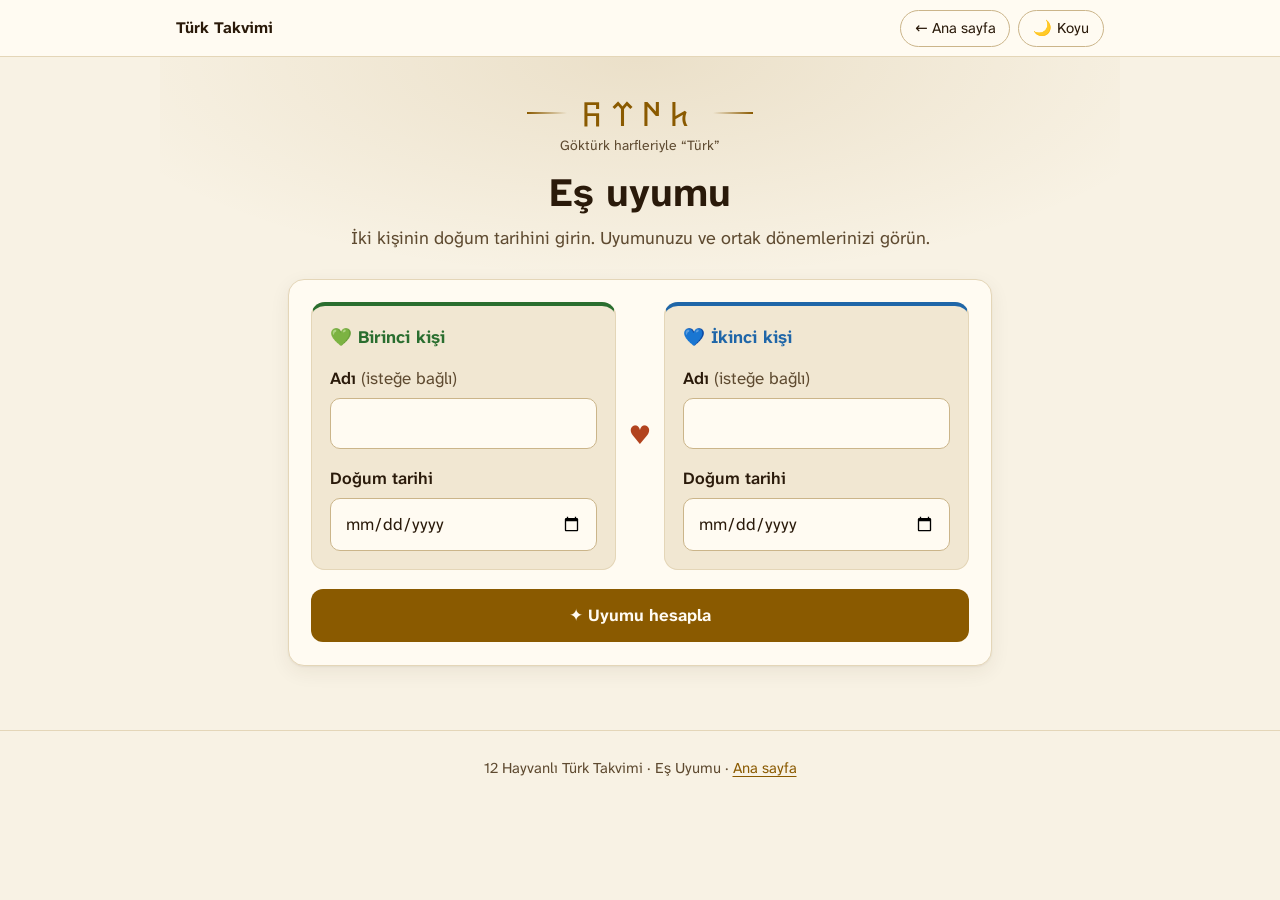
<file: couples.html>
<!DOCTYPE html>
<html lang="tr">
<head>
  <meta charset="UTF-8">
  <meta name="viewport" content="width=device-width, initial-scale=1.0">
  <title>Eş Uyumu · 12 Hayvanlı Türk Takvimi</title>
  <meta name="description" content="İki kişinin doğum tarihini girin. 12 Hayvanlı Türk Takvimi'ne göre uyumunuzu ve ortak dönemlerinizi görün.">
  <script>try{var t=localStorage.getItem('tt-theme');if(t==='light'||t==='dark')document.documentElement.dataset.theme=t}catch(e){}</script>
  <link rel="preconnect" href="https://fonts.googleapis.com">
  <link rel="preconnect" href="https://fonts.gstatic.com" crossorigin>
  <link rel="stylesheet" href="https://fonts.googleapis.com/css2?family=Atkinson+Hyperlegible+Next:wght@400;600;700&display=swap">
  <link rel="stylesheet" href="https://fonts.googleapis.com/css2?family=Noto+Sans+Old+Turkic&text=%F0%90%B1%85%F0%90%B0%87%F0%90%B0%BC%F0%90%B0%9C&display=swap">
  <link rel="stylesheet" href="theme.css">
  <style>
    /* Kişi renkleri: birinci kişi yeşil, ikinci kişi mavi */
    .p1 { --pc: var(--green); }
    .p2 { --pc: var(--blue); }
    .p1-text { color: var(--green); font-weight: 700; }
    .p2-text { color: var(--blue);  font-weight: 700; }

    /* ── Form ── */
    .couple-forms {
      display: grid;
      grid-template-columns: 1fr auto 1fr;
      gap: 0.8rem;
      align-items: start;
    }

    .partner-panel {
      border: 1px solid var(--line);
      border-top: 4px solid var(--pc);
      border-radius: 14px;
      background: var(--sunken);
      padding: 1.1rem;
      min-width: 0;
    }

    .partner-panel > legend {
      float: left;
      width: 100%;
      margin-bottom: 0.8rem;
      font-size: 1.1rem;
      font-weight: 700;
      color: var(--pc);
    }

    .partner-panel > legend + * { clear: both; }
    .partner-panel .field:last-child { margin-bottom: 0; }
    .partner-panel .field input[type="text"],
    .partner-panel .field input[type="date"],
    .partner-panel .seg-btn { background: var(--surface); }

    .field-label { font-weight: 600; }

    .form-divider {
      align-self: center;
      color: var(--red);
      font-size: 1.6rem;
    }

    #coupleError { margin-top: 1rem; }
    #calcBtn { margin-top: 1.2rem; }

    /* ── Sonuç ── */
    #coupleResult { scroll-margin-top: 1rem; }

    .score-card {
      display: flex;
      align-items: center;
      gap: 1.5rem;
      flex-wrap: wrap;
    }

    .score-circle {
      width: 104px;
      height: 104px;
      flex-shrink: 0;
      border-radius: 50%;
      border: 5px solid var(--c);
      display: flex;
      flex-direction: column;
      align-items: center;
      justify-content: center;
      background: var(--sunken);
    }

    .score-number { font-size: 2.2rem; font-weight: 700; color: var(--c); line-height: 1; }
    .score-max { font-size: 0.875rem; color: var(--muted); }
    .score-info { flex: 1; min-width: 220px; display: grid; gap: 0.5rem; }
    .score-label { font-size: 1.45rem; font-weight: 700; color: var(--c); }

    .score-bar-wrap { height: 10px; border-radius: 999px; background: var(--sunken); border: 1px solid var(--line); }
    .score-bar { height: 100%; border-radius: 999px; background: var(--c); }
    .score-info .btn { justify-self: start; margin-top: 0.3rem; }
    .reasons-title { font-weight: 700; margin-top: 0.3rem; }
    .reasons { list-style: none; display: grid; gap: 0.4rem; }
    .reasons li { display: flex; flex-wrap: wrap; align-items: center; gap: 0.3rem 0.5rem; }
    .cx-weight { display: block; margin-top: 0.15rem; font-size: 0.875rem; font-weight: 700; color: var(--muted); }

    .couple-birth-grid {
      display: grid;
      grid-template-columns: 1fr 1fr;
      gap: 1rem;
      align-items: start;
    }

    .partner-birth-card { border-top: 4px solid var(--pc); }
    .pbc-header { display: flex; align-items: center; gap: 0.9rem; margin-bottom: 1rem; }
    .pbc-icon { font-size: 2.8rem; line-height: 1; }
    .pbc-name { font-weight: 700; color: var(--pc); }
    .pbc-animal { font-size: 1.3rem; font-weight: 700; }

    .pillars-mini { list-style: none; display: grid; gap: 0.6rem; }

    .pm-row {
      display: flex;
      align-items: flex-start;
      gap: 0.8rem;
      padding: 0.7rem 0.8rem;
      background: var(--sunken);
      border-radius: 10px;
    }

    .pm-icon { font-size: 1.7rem; line-height: 1.2; }
    .pm-label { font-weight: 700; color: var(--accent); }
    .pm-animal { display: flex; flex-wrap: wrap; align-items: center; gap: 0.4rem; font-weight: 700; }
    .pm-gift { color: var(--muted); font-size: 0.9375rem; }

    /* Çapraz etkileşimler */
    .cx-summary { display: flex; flex-wrap: wrap; gap: 0.5rem; margin-bottom: 1.1rem; }

    .cx-table-wrap { overflow-x: auto; }

    .cx-table {
      width: 100%;
      border-collapse: separate;
      border-spacing: 0.35rem;
      table-layout: fixed;
    }

    .cx-table th,
    .cx-table td {
      padding: 0.55rem 0.4rem;
      border-radius: 10px;
      background: var(--sunken);
      text-align: center;
      vertical-align: middle;
      font-weight: 400;
    }

    .cx-table td { padding: 0.25rem; }

    .cx-table thead th { vertical-align: bottom; }
    .cx-table th > span { display: block; }
    .cx-table .corner { background: transparent; text-align: left; font-size: 0.9375rem; overflow-wrap: anywhere; }
    .cx-anim { font-size: 0.9375rem; }
    .cx-table .chip {
      flex-direction: column;
      justify-content: center;
      gap: 0.1rem;
      width: 100%;
      padding: 0.35rem 0.2rem;
      border-radius: 10px;
      line-height: 1.25;
      white-space: normal;
    }

    .cx-grid { display: grid; grid-template-columns: repeat(auto-fit, minmax(260px, 1fr)); gap: 0.7rem; }

    .cx-card {
      background: var(--sunken);
      border: 1px solid var(--line);
      border-left: 4px solid var(--c);
      border-radius: 10px;
      padding: 0.8rem 0.9rem;
      display: grid;
      gap: 0.35rem;
    }

    .cx-channel { font-size: 0.9375rem; }
    .cx-pair { display: flex; flex-wrap: wrap; align-items: center; gap: 0.3rem 0.5rem; font-weight: 700; }
    .cx-explain { color: var(--muted); font-size: 0.9375rem; }

    .legend-list { list-style: none; display: grid; gap: 0.55rem; }
    .legend-list li { display: flex; flex-wrap: wrap; align-items: center; gap: 0.3rem 0.6rem; }

    /* Aynı müçel dönemi */
    .ps-intro { margin-bottom: 1rem; }
    .phase-sync-list { list-style: none; display: grid; gap: 0.6rem; }

    .ps-item {
      display: flex;
      align-items: flex-start;
      gap: 0.9rem;
      padding: 0.8rem 0.9rem;
      border-radius: 12px;
      background: var(--sunken);
      border: 1px solid var(--line);
    }

    .ps-item.now { border: 2px solid var(--accent); }
    .ps-item.past { border-style: dashed; }
    .ps-icon { font-size: 1.7rem; line-height: 1.2; flex-shrink: 0; }
    .ps-info { flex: 1; display: grid; gap: 0.2rem; }
    .ps-row1 { display: flex; flex-wrap: wrap; align-items: center; gap: 0.3rem 0.6rem; }
    .ps-years { font-size: 1.1rem; font-weight: 700; }
    .ps-phase { font-weight: 700; }
    .ps-phase-desc { color: var(--muted); }
    .ps-ages { font-size: 0.9375rem; }
    .ps-foot { margin-top: 1rem; padding-top: 0.9rem; border-top: 1px solid var(--line); color: var(--muted); }
    .ps-empty { color: var(--muted); text-align: center; padding: 0.8rem; }

    .now-flag {
      font-size: 0.875rem;
      font-weight: 700;
      color: var(--on-accent);
      background: var(--accent);
      border-radius: 999px;
      padding: 0 0.55rem;
    }

    /* İkili hayat çizgisi */
    .dt-header {
      display: grid;
      grid-template-columns: 1fr 84px 1fr;
      margin-bottom: 0.6rem;
      font-weight: 700;
    }

    .dt-header-left  { text-align: right; padding-right: 0.8rem; color: var(--green); }
    .dt-header-mid   { text-align: center; color: var(--muted); font-weight: 400; }
    .dt-header-right { text-align: left; padding-left: 0.8rem; color: var(--blue); }

    .dt-body { position: relative; }

    .dt-vline {
      position: absolute;
      left: 50%;
      transform: translateX(-50%);
      top: 0;
      bottom: 0;
      width: 3px;
      border-radius: 2px;
      background: var(--line-strong);
    }

    .dt-row {
      position: relative;
      display: grid;
      grid-template-columns: 1fr 84px 1fr;
      align-items: center;
      margin-top: var(--gap, 0);
    }

    .dt-left  { display: flex; justify-content: flex-end; padding-right: 0.6rem; }
    .dt-right { display: flex; justify-content: flex-start; padding-left: 0.6rem; }
    .dt-mid   { display: flex; flex-direction: column; align-items: center; gap: 3px; position: relative; z-index: 1; }

    .dt-dot { width: 14px; height: 14px; border-radius: 50%; border: 2px solid var(--surface); }
    .dt-dot.both   { background: var(--accent); width: 16px; height: 16px; }
    .dt-dot.p1only { background: var(--green); }
    .dt-dot.p2only { background: var(--blue); }

    .dt-year {
      font-size: 0.875rem;
      font-weight: 700;
      white-space: nowrap;
      background: var(--surface);
      border: 1px solid var(--line-strong);
      border-radius: 999px;
      padding: 0 0.5rem;
    }

    .dt-event {
      width: 100%;
      max-width: 240px;
      padding: 0.55rem 0.7rem;
      border-radius: 10px;
      background: var(--sunken);
      border: 1px solid var(--line);
      border-left: 4px solid var(--pc);
    }

    /* Birinci kişinin kartı ortadaki çizgiye sağ kenarıyla bakar */
    .dt-event.p1 { text-align: right; border-left: 1px solid var(--line); border-right: 4px solid var(--pc); }
    .de-who { display: none; font-weight: 700; }
    .de-age { font-size: 0.9375rem; color: var(--muted); }
    .de-title { font-weight: 700; }
    .de-anim { font-size: 0.9375rem; }
    .de-type { margin-top: 0.25rem; }

    /* Yapay zekâ */
    .oa-list { list-style: none; display: grid; gap: 0.6rem; margin-top: 0.4rem; }

    .oa-item {
      display: flex;
      align-items: flex-start;
      gap: 0.7rem;
      padding: 0.8rem 0.9rem;
      border-radius: 10px;
      background: var(--surface);
      border: 1px solid var(--line);
      border-left: 4px solid var(--c);
    }

    .oa-icon { font-size: 1.2rem; line-height: 1.4; flex-shrink: 0; }
    .oa-head { display: flex; flex-wrap: wrap; gap: 0.2rem 0.6rem; font-weight: 700; }

    /* ── Dar ekran ── */
    @media (max-width: 620px) {
      .couple-forms { grid-template-columns: 1fr; }
      .form-divider { text-align: center; }
      .couple-birth-grid { grid-template-columns: 1fr; }
      .card { padding: 1.1rem; }
    }

    @media (max-width: 560px) {
      .dt-header { display: flex; gap: 1.2rem; }
      .dt-header-left, .dt-header-right { padding: 0; text-align: left; }
      .dt-header-mid { display: none; }
      .dt-vline { left: 36px; transform: none; }

      .dt-row {
        grid-template-columns: 76px 1fr;
        grid-template-areas: "mid left" "mid right";
        align-items: start;
        row-gap: 0.5rem;
        margin-top: 1rem;
      }

      .dt-row:first-child { margin-top: 0; }
      .dt-mid   { grid-area: mid; padding-top: 0.6rem; }
      .dt-left  { grid-area: left; justify-content: flex-start; padding: 0; }
      .dt-right { grid-area: right; padding: 0; }
      .dt-left.is-empty, .dt-right.is-empty { display: none; }
      .dt-event { max-width: none; }
      .dt-event.p1 { text-align: left; border-right: 1px solid var(--line); border-left: 4px solid var(--pc); }
      .de-who { display: block; }
      .de-who.p1-who { color: var(--green); }
      .de-who.p2-who { color: var(--blue); }
    }
  </style>
</head>
<body>

<nav class="topbar" aria-label="Site">
  <div class="wrap topbar-inner">
    <a class="brand" href="index.html">Türk Takvimi</a>
    <div class="topbar-links">
      <a class="pill" href="index.html">← Ana sayfa</a>
      <button type="button" class="pill" data-theme-toggle aria-label="Koyu temaya geç">🌙 <span>Koyu</span></button>
    </div>
  </div>
</nav>

<header class="hero wrap">
  <div class="gokturk" role="img" aria-label="Türk, Göktürk harfleriyle" lang="otk" dir="rtl">𐱅𐰇𐰼𐰜</div>
  <span class="gokturk-note" aria-hidden="true">Göktürk harfleriyle “Türk”</span>
  <h1>Eş uyumu</h1>
  <p class="lead">İki kişinin doğum tarihini girin. Uyumunuzu ve ortak dönemlerinizi görün.</p>
</header>

<main>
  <!-- Form -->
  <div class="wrap narrow">
    <form id="coupleForm" class="card" onsubmit="calcCouple(event)" novalidate>
      <div class="couple-forms">
        <fieldset class="partner-panel p1">
          <legend>💚 Birinci kişi</legend>
          <div class="field">
            <label for="name1">Adı <span class="opt">(isteğe bağlı)</span></label>
            <input type="text" id="name1" autocomplete="off">
          </div>
          <div class="field">
            <label for="date1">Doğum tarihi</label>
            <input type="date" id="date1" min="1900-01-01" required>
          </div>
        </fieldset>

        <div class="form-divider" aria-hidden="true">♥</div>

        <fieldset class="partner-panel p2">
          <legend>💙 İkinci kişi</legend>
          <div class="field">
            <label for="name2">Adı <span class="opt">(isteğe bağlı)</span></label>
            <input type="text" id="name2" autocomplete="off">
          </div>
          <div class="field">
            <label for="date2">Doğum tarihi</label>
            <input type="date" id="date2" min="1900-01-01" required>
          </div>
        </fieldset>
      </div>

      <p class="field-error" id="coupleError" role="alert" hidden></p>
      <button type="submit" class="btn btn-primary btn-block" id="calcBtn">✦ Uyumu hesapla</button>
    </form>
  </div>

  <!-- Sonuç -->
  <div id="coupleResult" class="wrap narrow" hidden>

    <section class="section" aria-labelledby="scoreTitle">
      <h2 id="scoreTitle">Doğum uyumu</h2>
      <p class="section-lead">9 sütun eşleşmesi ve elementlerden çıkan puan (0–100). Öz Kimlikler en çok sayılır.</p>
      <div class="card score-card reveal" id="compatScoreCard"></div>
    </section>

    <section class="section" aria-labelledby="pillarsTitle">
      <h2 id="pillarsTitle">Sütun karşılaştırması</h2>
      <p class="section-lead">Her kişinin üç sütunu: Vitrin (yıl), İç Dünya (ay) ve Öz Kimlik (gün).</p>
      <div class="couple-birth-grid" id="couplebirthGrid"></div>
    </section>

    <section class="section" aria-labelledby="cxTitle">
      <h2 id="cxTitle">Çapraz etkileşimler</h2>
      <p class="section-lead">İki kişinin üç sütunu karşılıklı eşleşir. Böylece 9 uyum noktası çıkar: sosyal görünüş, duygusal yakınlık ve derin karakter uyumu.</p>
      <div class="card reveal">
        <div class="cx-summary" id="cxSummary"></div>
        <div class="cx-table-wrap"><table class="cx-table" id="cxTable"></table></div>
        <details class="more">
          <summary>Bu işaretler ne demek?</summary>
          <div class="more-body">
            <ul class="legend-list">
              <li><span class="chip ix-trine">✨ Üçlü uyum</span> Doğal akış ve destek.</li>
              <li><span class="chip ix-secret">🤝 Gizli dost</span> Sessiz koruma.</li>
              <li><span class="chip ix-same">⭕ Aynı hayvan</span> Aynı enerji yoğunlaşır.</li>
              <li><span class="chip ix-neutral">· Nötr</span> Etkisi az.</li>
              <li><span class="chip ix-clash">⚡ Gerilim</span> Bilinçli denge ister.</li>
            </ul>
          </div>
        </details>
        <details class="more">
          <summary>9 eşleşmenin açıklaması</summary>
          <div class="more-body">
            <div class="cx-grid" id="cxGrid"></div>
          </div>
        </details>
      </div>
    </section>

    <section class="section" id="phaseSyncSection" aria-labelledby="psTitle">
      <h2 id="psTitle">Aynı müçel döneminde olduğunuz yıllar</h2>
      <div class="card reveal">
        <p class="ps-intro" id="psIntro"></p>
        <ol class="phase-sync-list" id="phaseSyncList"></ol>
        <p class="ps-foot">Herkesin biyolojik saati farklı işler. Yukarıdaki yıllarda ikiniz de aynı evredesiniz. Ortak hedefler, benzer enerji ve karşılıklı anlayış için en doğal zamanlar bunlardır.</p>
      </div>
    </section>

    <section class="section" aria-labelledby="dtTitle">
      <h2 id="dtTitle">İkili hayat çizgisi</h2>
      <p class="section-lead">İki kişinin müçel ve zıt yılları, yıllara göre sıralı.</p>
      <div class="card reveal">
        <div class="dt-header" id="dtHeader"></div>
        <div class="dt-body" id="dtBody">
          <div class="dt-vline"></div>
        </div>
      </div>
    </section>

    <section class="section" aria-labelledby="aiTitle">
      <h2 id="aiTitle">Kişisel uyum yorumu</h2>
      <p class="section-lead">Yapay zekâ, iki haritaya göre kısa bir yorum yazar.</p>
      <button type="button" class="btn btn-secondary btn-block" id="btnAI" onclick="requestAI()">🔮 Uyum yorumu al</button>
      <div class="ai-result" id="aiResult" aria-live="polite"></div>
    </section>

  </div>
</main>

<footer class="site-footer">
  <div class="wrap">12 Hayvanlı Türk Takvimi · Eş Uyumu · <a href="index.html">Ana sayfa</a></div>
</footer>

<script src="theme.js"></script>
<script>
// ─────────────────────────────────────────────
// VERI SABİTLERİ
// ─────────────────────────────────────────────

const ANIMALS = [
  { name:'Maymun',  altName:'Biçin',    icon:'🐒',  idx:0  },
  { name:'Horoz',   altName:'Takagu',   icon:'🐓',  idx:1  },
  { name:'Köpek',   altName:'İt',       icon:'🐕',  idx:2  },
  { name:'Domuz',   altName:'Tonguz',   icon:'🐗',  idx:3  },
  { name:'Sıçan',   altName:'Çichqan',  icon:'🐀',  idx:4  },
  { name:'Öküz',    altName:'Ud',       icon:'🐂',  idx:5  },
  { name:'Kaplan',  altName:'Bars',     icon:'🐯',  idx:6  },
  { name:'Tavşan',  altName:'Tavışkan', icon:'🐇',  idx:7  },
  { name:'Ejderha', altName:'Lu',       icon:'🐉',  idx:8  },
  { name:'Yılan',   altName:'Çılan',    icon:'🐍',  idx:9  },
  { name:'At',      altName:'Yund',     icon:'🐎',  idx:10 },
  { name:'Koyun',   altName:'Koç',      icon:'🐑',  idx:11 },
];

const ANIMAL_ENERGIES = [
  { energy:'çevik ve uyumlu',         gift:'zeka ve yaratıcı çözümler'   }, // 0 Maymun
  { energy:'disiplinli ve güvenilir', gift:'düzen ve dürüstlük'          }, // 1 Horoz
  { energy:'sadık ve koruyucu',       gift:'güvenilirlik ve bağlılık'    }, // 2 Köpek
  { energy:'cömert ve bereketli',     gift:'bolluk ve kararlılık'        }, // 3 Domuz
  { energy:'stratejik ve çevik',      gift:'zeka ve fırsatçılık'         }, // 4 Sıçan
  { energy:'sabırlı ve güçlü',        gift:'kararlılık ve dayanıklılık'  }, // 5 Öküz
  { energy:'cesur ve bağımsız',       gift:'liderlik ve güç'             }, // 6 Kaplan
  { energy:'zarif ve sezgisel',       gift:'barış ve ince anlayış'       }, // 7 Tavşan
  { energy:'mistik ve dönüştürücü',   gift:'güç ve büyülü cazibe'        }, // 8 Ejderha
  { energy:'derin ve stratejik',      gift:'bilgelik ve sezgi'           }, // 9 Yılan
  { energy:'özgür ve dinamik',        gift:'enerji ve macera ruhu'       }, // 10 At
  { energy:'uyumlu ve yaratıcı',      gift:'empati ve bereket'           }, // 11 Koyun
];

const ELEMENT_DATA = {
  'Metal':  { icon:'⚔️',  key:'metal' },
  'Su':     { icon:'💧',  key:'su' },
  'Ağaç':   { icon:'🌿',  key:'agac' },
  'Ateş':   { icon:'🔥',  key:'ates' },
  'Toprak': { icon:'🏔️', key:'toprak' },
};

const ELEM_BY_DIGIT = ['Metal','Metal','Su','Su','Ağaç','Ağaç','Ateş','Ateş','Toprak','Toprak'];

const MONTH_ANIMALS = ['Kaplan','Tavşan','Ejderha','Yılan','At','Koyun',
                        'Maymun','Horoz','Köpek','Domuz','Sıçan','Öküz'];

const DAY_ANIMALS  = ['Sıçan','Öküz','Kaplan','Tavşan','Ejderha','Yılan',
                       'At','Koyun','Maymun','Horoz','Köpek','Domuz'];
const DAY_ELEMENTS = ['Ağaç','Ağaç','Ateş','Ateş','Toprak','Toprak',
                       'Metal','Metal','Su','Su'];

const TRINES = [
  { names:['Koyun','Tavşan','Domuz'],    label:'Diplomasi ve Sanat'   },
  { names:['Kaplan','At','Köpek'],       label:'Aksiyon ve Liderlik'  },
  { names:['Sıçan','Ejderha','Maymun'],  label:'Zeka ve Strateji'     },
  { names:['Öküz','Yılan','Horoz'],      label:'Disiplin ve Emek'     },
];

const SECRET_FRIENDS = {
  'Sıçan':'Öküz',    'Öküz':'Sıçan',
  'Kaplan':'Domuz',  'Domuz':'Kaplan',
  'Tavşan':'Köpek',  'Köpek':'Tavşan',
  'Ejderha':'Horoz', 'Horoz':'Ejderha',
  'Yılan':'Maymun',  'Maymun':'Yılan',
  'At':'Koyun',      'Koyun':'At',
};

const CLASHES = {
  'Sıçan':'At',      'At':'Sıçan',
  'Öküz':'Koyun',    'Koyun':'Öküz',
  'Kaplan':'Maymun', 'Maymun':'Kaplan',
  'Tavşan':'Horoz',  'Horoz':'Tavşan',
  'Ejderha':'Köpek', 'Köpek':'Ejderha',
  'Yılan':'Domuz',   'Domuz':'Yılan',
};

// Müçel dönemleri: her 12 yılda doğum hayvanı döner ve yeni bir dönem başlar (ana sayfayla aynı)
const LIFE_PHASES = [
  { name:'Çocukluk',     from:0,  to:11  },
  { name:'Gençlik',      from:12, to:23  },
  { name:'Kuruluş',      from:24, to:35  },
  { name:'Olgunlaşma',   from:36, to:47  },
  { name:'Deneyim',      from:48, to:59  },
  { name:'İkinci bahar', from:60, to:71  },
  { name:'Bilgelik',     from:72, to:83  },
  { name:'Aksakallık',   from:84, to:120 },
];

// İlişki değerleri — ana sayfayla aynı
const REL_VALUE = { trine: 1, secret: 1, same: 0.5, neutral: 0, clash: -1 };

// Element döngüleri: besleme (Ağaç → Ateş → Toprak → Metal → Su → Ağaç)
// ve sınırlama (Ağaç → Toprak → Su → Ateş → Metal → Ağaç)
const ELEM_ORDER = ['Ağaç', 'Ateş', 'Toprak', 'Metal', 'Su'];

const ACCUSATIVE = {
  'Metal': "Metal'i", 'Su': "Su'yu", 'Ağaç': "Ağaç'ı", 'Ateş': "Ateş'i", 'Toprak': "Toprak'ı",
};

// İki kişinin elementi: biri diğerini besliyorsa +1, aynıysa +0.5, biri diğerini sınırlıyorsa −1
function elementPair(a, b) {
  const i = ELEM_ORDER.indexOf(a), j = ELEM_ORDER.indexOf(b);
  if (i === j) return { value: 0.5, text: `İkisi de ${a}: aynı element, güç birliği.` };
  if ((i + 1) % 5 === j) return { value: 1, text: `${a}, ${ACCUSATIVE[b]} besler: doğal destek.` };
  if ((j + 1) % 5 === i) return { value: 1, text: `${b}, ${ACCUSATIVE[a]} besler: doğal destek.` };
  const [x, y] = (i + 2) % 5 === j ? [a, b] : [b, a];
  return { value: -1, text: `${x}, ${ACCUSATIVE[y]} sınırlar: denge için emek ister.` };
}

// Sütun ağırlıkları: öz kimlikler (gün × gün) en çok sayılır
const PAIR_WEIGHT = { 'Öz Kimlik-Öz Kimlik': 3, 'Vitrin-Vitrin': 2, 'İç Dünya-İç Dünya': 2 };

function pairWeight(labelA, labelB) {
  return PAIR_WEIGHT[`${labelA}-${labelB}`] || 1;
}

// 9 eşleşme (toplam ağırlık 13) + 2 element eşleşmesi → ham puan −15 … +15 → 0–100
function toPercent(raw) {
  return Math.round((raw + 15) / 30 * 100);
}

// ─────────────────────────────────────────────
// HESAPLAMA FONKSİYONLARI
// ─────────────────────────────────────────────

function animalIndex(year) {
  return ((year % 12) + 12) % 12;
}

function getElement(year) {
  const name = ELEM_BY_DIGIT[((year % 10) + 10) % 10];
  return { name, ...ELEMENT_DATA[name] };
}

function getSolarYear(date) {
  const m = date.getMonth() + 1, d = date.getDate();
  if (m === 1 || (m === 2 && d < 4)) return date.getFullYear() - 1;
  return date.getFullYear();
}

function getMonthPosition(date) {
  const md = (date.getMonth() + 1) * 100 + date.getDate();
  if (md >= 1207 || md <  105) return 10;
  if (md >= 105  && md <  204) return 11;
  if (md >= 204  && md <  306) return  0;
  if (md >= 306  && md <  405) return  1;
  if (md >= 405  && md <  506) return  2;
  if (md >= 506  && md <  606) return  3;
  if (md >= 606  && md <  707) return  4;
  if (md >= 707  && md <  807) return  5;
  if (md >= 807  && md <  908) return  6;
  if (md >= 908  && md < 1008) return  7;
  if (md >= 1008 && md < 1107) return  8;
  return 9;
}

function getMonthPillar(date, solarYear) {
  const pos       = getMonthPosition(date);
  const yearStem  = (((solarYear - 4) % 10) + 10) % 10;   // 0 = Ağaç (Jia) yılı
  const tigerStem = ((yearStem % 5) * 2 + 2) % 10;         // "beş kaplan" kuralı
  const monthStem = (tigerStem + pos) % 10;
  const elemNames = ['Ağaç','Ağaç','Ateş','Ateş','Toprak','Toprak','Metal','Metal','Su','Su'];
  return { animal: MONTH_ANIMALS[pos], element: elemNames[monthStem] };
}

function dateToJD(date) {
  const y = date.getFullYear(), m = date.getMonth() + 1, d = date.getDate();
  const A = Math.floor((14 - m) / 12);
  const Y = y + 4800 - A;
  const M = m + 12 * A - 3;
  return d + Math.floor((153 * M + 2) / 5) + 365 * Y +
         Math.floor(Y / 4) - Math.floor(Y / 100) + Math.floor(Y / 400) - 32045;
}

function getDayPillar(date) {
  const jd      = dateToJD(date);
  const epochJD = dateToJD(new Date(1900, 0, 1));          // 1 Oca 1900 = Ağaç Köpek (10. gün)
  const pos     = ((jd - epochJD + 10) % 60 + 60) % 60;
  return { animal: DAY_ANIMALS[pos % 12], element: DAY_ELEMENTS[pos % 10] };
}

function parseLocalDate(str) {
  const [y, m, d] = str.split('-').map(Number);
  return new Date(y, m - 1, d);
}

function animalByName(name) {
  return ANIMALS.find(a => a.name === name) || { icon:'?', name };
}

function getInteraction(a, b) {
  if (a === b) return { type:'same', label:'Aynı Hayvan', icon:'⭕' };
  for (const t of TRINES) {
    if (t.names.includes(a) && t.names.includes(b))
      return { type:'trine', label:`Üçlü Uyum · ${t.label}`, icon:'✨' };
  }
  if (SECRET_FRIENDS[a] === b) return { type:'secret', label:'Gizli Dostluk', icon:'🤝' };
  if (CLASHES[a] === b)        return { type:'clash',  label:'Zıtlık / Gerilim', icon:'⚡' };
  return { type:'neutral', label:'Nötr', icon:'·' };
}

function getLifePhase(age) {
  return LIFE_PHASES.find(p => age >= p.from && age <= p.to)?.name ?? 'Bilgelik';
}

// Müçel ve zıt yıllar (ana sayfadaki hayat çizgisiyle aynı kural)
function buildMilestones(birthDateObj) {
  const solarYear   = getSolarYear(birthDateObj);
  const currentYear = new Date().getFullYear();
  const yearAnim    = ANIMALS[animalIndex(solarYear)].name;
  const list = [];
  for (let age = 6; age <= 96; age += 6) {
    const critYear = solarYear + age;
    const aIdx     = animalIndex(critYear);
    const ix       = getInteraction(ANIMALS[aIdx].name, yearAnim);
    const type     = ix.type === 'clash' ? 'zit' : age % 60 === 0 ? 'buyuk' : 'mucel';
    const title    = type === 'zit'   ? `Zıt yıl · ${Math.floor(age / 12) + 1}. müçelin ortası`
                   : type === 'buyuk' ? `Büyük müçel · ${getLifePhase(age)} başlar`
                                      : `${age / 12}. müçel tamamlanır · ${getLifePhase(age)} başlar`;
    list.push({
      age, type, title, critYear,
      animal:      ANIMALS[aIdx].name,
      element:     getElement(critYear).name,
      interaction: ix.type,
      isPast:      critYear < currentYear - 1,
      isPresent:   Math.abs(critYear - currentYear) <= 1,
    });
  }
  return list;
}

// ─────────────────────────────────────────────
// STATE
// ─────────────────────────────────────────────

let _aiData = null;
let _shareText = '';

// ─────────────────────────────────────────────
// RENDER HELPERS
// ─────────────────────────────────────────────

const TYPE_LABEL = {
  mucel: 'Müçel yılı',
  buyuk: 'Büyük müçel',
  zit:   'Zıt yıl',
};

const IX_SHORT = {
  trine:   '✨ Uyum',
  secret:  '🤝 Gizli dost',
  clash:   '⚡ Gerilim',
  same:    '⭕ Aynı hayvan',
  neutral: '· Nötr',
};

function escapeHTML(s) {
  return String(s).replace(/[&<>"']/g, c => ({ '&': '&amp;', '<': '&lt;', '>': '&gt;', '"': '&quot;', "'": '&#39;' })[c]);
}

function elemChip(name) {
  const ed = ELEMENT_DATA[name];
  if (!ed) return `<span class="chip">✦ ${name}</span>`;
  return `<span class="chip el-${ed.key}">${ed.icon} ${name}</span>`;
}

function scoreInfo(score) {
  // score range: 0–100 (all neutral ≈ 50)
  if (score >= 75) return { label:'Nadir Ruh İkizi',      tone:'gold',    desc:'Eşleşmelerin büyük bölümü uyum içinde. Son derece güçlü bir çekim.' };
  if (score >= 65) return { label:'Güçlü Uyum',           tone:'green',   desc:'Birbirini tamamlayan güçlü bir enerji. Destekleyici ve büyütücü bir birliktelik.' };
  if (score >= 55) return { label:'Dengeli Ortaklık',     tone:'blue',    desc:'Hem uyum hem farklılık içeren zengin bir denge. Büyüme için verimli zemin.' };
  if (score >= 45) return { label:'Emek İsteyen Uyum',    tone:'neutral', desc:'Uyum ve gerilim bir arada. Açık iletişim ve sabır ilişkiyi güçlendirir.' };
  return                 { label:'Dönüştürücü Gerilim',  tone:'red',     desc:'Gerilim dönüşümü besler. Zorlu ama derin bir öğretici ortaklık.' };
}

function renderScoreCard(score, reasons) {
  const si = scoreInfo(score);
  return `
    <div class="score-circle tone-${si.tone}">
      <span class="score-number">${score}</span>
      <span class="score-max">/ 100</span>
    </div>
    <div class="score-info tone-${si.tone}">
      <p class="score-label">${si.label}</p>
      <p>${si.desc}</p>
      <div class="score-bar-wrap" role="img" aria-label="Uyum çubuğu: 100 üzerinden ${score}">
        <div class="score-bar" style="width:${score}%"></div>
      </div>
      <p class="reasons-title">Neden?</p>
      <ul class="reasons">${reasons.map(r => `<li>${r}</li>`).join('')}</ul>
      <button type="button" class="btn btn-secondary" onclick="shareCouple()">📤 Sonucu paylaş</button>
    </div>`;
}

function renderPillarMini(label, key, elem, animalName, icon) {
  const aIdx = ANIMALS.findIndex(a => a.name === animalName);
  const ae   = aIdx >= 0 ? ANIMAL_ENERGIES[aIdx] : null;
  return `<li class="pm-row">
    <span class="pm-icon" aria-hidden="true">${icon}</span>
    <div>
      <p class="pm-label">${label} <span class="muted">(${key})</span></p>
      <p class="pm-animal">${elemChip(elem)} ${animalName}</p>
      ${ae ? `<p class="pm-gift">Güçlü yanı: ${ae.gift}</p>` : ''}
    </div>
  </li>`;
}

function renderPartnerBirthCard(name, p, cls) {
  const yearAnim  = animalByName(p.yearPillar.animal);
  const monthAnim = animalByName(p.monthPillar.animal);
  const dayAnim   = animalByName(p.dayPillar.animal);
  const heart     = cls === 'p1' ? '💚' : '💙';
  return `<div class="card partner-birth-card ${cls} reveal">
    <div class="pbc-header">
      <div class="pbc-icon" aria-hidden="true">${yearAnim.icon}</div>
      <div>
        <p class="pbc-name">${heart} ${name}</p>
        <p class="pbc-animal">${p.yearPillar.element} ${p.yearPillar.animal}</p>
        <p class="muted">Takvim yılı: ${p.birthYear}</p>
      </div>
    </div>
    <ul class="pillars-mini">
      ${renderPillarMini('Vitrin', 'yıl', p.yearPillar.element, p.yearPillar.animal, yearAnim.icon)}
      ${renderPillarMini('İç Dünya', 'ay', p.monthPillar.element, p.monthPillar.animal, monthAnim.icon)}
      ${renderPillarMini('Öz Kimlik', 'gün', p.dayPillar.element, p.dayPillar.animal, dayAnim.icon)}
    </ul>
  </div>`;
}

// Açıklama: her kanal ne anlama geliyor
const CHANNEL_DESC = {
  'Vitrin-Vitrin':       'Sosyal ortamlardaki ortak imaj, dış dünyaya birlikte yansıyan yüz.',
  'Vitrin-İç Dünya':     'A\'nın sosyal yüzünün B\'nin duygu dünyasına nasıl temas ettiği.',
  'Vitrin-Öz Kimlik':    'A\'nın dış imajı ile B\'nin gerçek özünün buluşma noktası.',
  'İç Dünya-Vitrin':     'A\'nın iç dünyasının B\'nin dış imajıyla iletişimi.',
  'İç Dünya-İç Dünya':   'Duygusal yakınlık, aşk ve sevgi dilinin ortak frekansı.',
  'İç Dünya-Öz Kimlik':  'A\'nın duyguları ile B\'nin gerçek özünün rezonansı.',
  'Öz Kimlik-Vitrin':    'A\'nın gerçek özünün B\'nin sosyal yüzüne ne kadar uyduğu.',
  'Öz Kimlik-İç Dünya':  'A\'nın özü ile B\'nin duygusal dünyası arasındaki bağ.',
  'Öz Kimlik-Öz Kimlik': 'En derin karakter ve ruh uyumu — uzun vadeli ortaklığın kalbi.',
};

const IX_EXPLAIN = {
  trine:   'Aynı üçlüden gelen doğal güç ve akış. Birbirinizi zorlanmadan tamamlarsınız.',
  secret:  'Yüzeyde belli olmayan ama derinde sürekli destek veren sessiz dostluk.',
  same:    'Aynı enerji yoğunlaşır; ya çift kat güç ya çift kat sürtüşme yaratır.',
  neutral: 'Belirgin uyum da gerilim de yok; ilişkide nötr ve sakin bir kanal.',
  clash:   'Karşıt kutuplar; bilinçli iletişim ve karşılıklı saygı ile dengelenir.',
};

function renderMatrix(p1, p2, n1, n2) {
  const pillarsOf = p => [
    { label:'Vitrin',    anim: p.yearPillar.animal  },
    { label:'İç Dünya',  anim: p.monthPillar.animal },
    { label:'Öz Kimlik', anim: p.dayPillar.animal   },
  ];
  const rows = pillarsOf(p1);
  const cols = pillarsOf(p2);

  // Summary counts
  const counts = { trine:0, secret:0, same:0, neutral:0, clash:0 };
  const cards = [];
  const bodyRows = rows.map(r => {
    const cells = cols.map(c => {
      const ix = getInteraction(r.anim, c.anim);
      counts[ix.type]++;
      const animA = animalByName(r.anim);
      const animB = animalByName(c.anim);
      cards.push(`<div class="cx-card ix-${ix.type}">
        <p class="cx-channel"><span class="p1-text">${n1} · ${r.label}</span> × <span class="p2-text">${n2} · ${c.label}</span></p>
        <p class="cx-pair">${animA.icon} ${r.anim} ⇄ ${animB.icon} ${c.anim} <span class="chip ix-${ix.type}">${ix.icon} ${ix.label}</span></p>
        <p class="cx-explain">${CHANNEL_DESC[`${r.label}-${c.label}`] || ''} ${IX_EXPLAIN[ix.type] || ''}</p>
      </div>`);
      const w  = pairWeight(r.label, c.label);
      return `<td><span class="chip ix-${ix.type}">${IX_SHORT[ix.type]}</span>${w > 1 ? `<span class="cx-weight">×${w}</span>` : ''}</td>`;
    }).join('');
    return `<tr><th scope="row"><span class="p1-text">${r.label}</span><span class="cx-anim">${animalByName(r.anim).icon} ${r.anim}</span></th>${cells}</tr>`;
  }).join('');

  const head = `<thead><tr>
      <th scope="col" class="corner"><span class="p1-text">${n1} ↓</span><span class="p2-text">${n2} →</span></th>
      ${cols.map(c => `<th scope="col"><span class="p2-text">${c.label}</span><span class="cx-anim">${animalByName(c.anim).icon} ${c.anim}</span></th>`).join('')}
    </tr></thead>`;

  const summaryTags = [];
  if (counts.trine)   summaryTags.push(`<span class="chip ix-trine">✨ ${counts.trine} üçlü uyum</span>`);
  if (counts.secret)  summaryTags.push(`<span class="chip ix-secret">🤝 ${counts.secret} gizli dostluk</span>`);
  if (counts.same)    summaryTags.push(`<span class="chip ix-same">⭕ ${counts.same} aynı hayvan</span>`);
  if (counts.neutral) summaryTags.push(`<span class="chip ix-neutral">· ${counts.neutral} nötr</span>`);
  if (counts.clash)   summaryTags.push(`<span class="chip ix-clash">⚡ ${counts.clash} gerilim</span>`);

  document.getElementById('cxSummary').innerHTML = summaryTags.join('');
  document.getElementById('cxTable').innerHTML = head + `<tbody>${bodyRows}</tbody>`;
  document.getElementById('cxGrid').innerHTML = cards.join('');
}

function calcPhaseSync(birthYear1, birthYear2) {
  const currentYear = new Date().getFullYear();
  const endYear = Math.max(birthYear1, birthYear2) + 85;
  const synced = [];
  let inSync = false, syncStart = null, syncPhase = null, pa1 = 0, pa2 = 0;

  for (let y = currentYear - 5; y <= endYear; y++) {
    const age1 = y - birthYear1;
    const age2 = y - birthYear2;
    if (age1 < 0 || age2 < 0) continue;
    const ph1 = getLifePhase(age1);
    const ph2 = getLifePhase(age2);
    if (ph1 === ph2) {
      if (!inSync) { inSync = true; syncStart = y; syncPhase = ph1; pa1 = age1; pa2 = age2; }
    } else {
      if (inSync) { synced.push({ startYear: syncStart, endYear: y - 1, phase: syncPhase, p1StartAge: pa1, p2StartAge: pa2 }); inSync = false; }
    }
  }
  if (inSync) synced.push({ startYear: syncStart, endYear: endYear, phase: syncPhase, p1StartAge: pa1, p2StartAge: pa2 });
  return synced;
}

function phaseIcon(phase) {
  const map = {
    'Çocukluk':'🌱', 'Gençlik':'🌿', 'Kuruluş':'🏗️', 'Olgunlaşma':'🌳',
    'Deneyim':'🌾', 'İkinci bahar':'🌸', 'Bilgelik':'🦉', 'Aksakallık':'🦅'
  };
  return map[phase] || '✦';
}

function phaseDesc(phase) {
  const map = {
    'Çocukluk':     'Aile, oyun ve büyüme — temel güven ve sevgi yılları.',
    'Gençlik':      'Kimlik arayışı, okul, ilk gönül bağları ve ilk bağımsız adımlar.',
    'Kuruluş':      'Kariyer kuruluşu, ortaklık/evlilik, çocuk ve yuva yılları.',
    'Olgunlaşma':   'Sorumluluk, kariyer zirvesi, içsel sorgulamanın derinleşmesi.',
    'Deneyim':      'Birikimin meyve verdiği yıllar; çocuklar yuvadan ayrılır, anlam arayışı artar.',
    'İkinci bahar': 'Büyük müçelden sonra yeni başlangıç: emeklilik özgürlüğü, torun sevgisi.',
    'Bilgelik':     'Aktarım yılları, manevi derinlik, sade ve huzurlu yaşam.',
    'Aksakallık':   'Saygı, huzur ve uzun ömür yılları.',
  };
  return map[phase] || '';
}

function renderPhaseSync(periods, n1, n2) {
  const currentYear = new Date().getFullYear();
  const list = document.getElementById('phaseSyncList');
  if (periods.length === 0) {
    list.innerHTML = '<li class="ps-empty">Aynı anda aynı müçel döneminde olduğunuz uzun bir süre bulunamadı.</li>';
    return;
  }
  list.innerHTML = periods.map(p => {
    const duration = p.endYear - p.startYear + 1;
    const isNow    = currentYear >= p.startYear && currentYear <= p.endYear;
    const isPast   = p.endYear < currentYear;
    const p1End    = p.p1StartAge + duration - 1;
    const p2End    = p.p2StartAge + duration - 1;
    const timeNote = isNow ? '<span class="now-flag">Şu an</span>'
                   : isPast ? '<span class="muted">geçmişte yaşandı</span>'
                            : '<span class="muted">gelecekte</span>';
    return `<li class="ps-item${isNow ? ' now' : ''}${isPast ? ' past' : ''}">
      <span class="ps-icon" aria-hidden="true">${phaseIcon(p.phase)}</span>
      <div class="ps-info">
        <div class="ps-row1">
          <span class="ps-years">${p.startYear}–${p.endYear}</span>
          <span class="chip">${duration} yıl</span>
          ${timeNote}
        </div>
        <p class="ps-phase">${p.phase} dönemi</p>
        <p class="ps-phase-desc">${phaseDesc(p.phase)}</p>
        <p class="ps-ages"><span class="p1-text">💚 ${n1}</span>: ${p.p1StartAge}–${p1End} yaş · <span class="p2-text">💙 ${n2}</span>: ${p.p2StartAge}–${p2End} yaş</p>
      </div>
    </li>`;
  }).join('');
}

function renderDualTimeline(m1, m2, n1, n2) {
  // Collect all milestone years
  const yearSet  = new Set([...m1.map(m => m.critYear), ...m2.map(m => m.critYear)]);
  const allYears = [...yearSet].sort((a, b) => a - b);

  if (allYears.length === 0) return;

  document.getElementById('dtHeader').innerHTML =
    `<div class="dt-header-left">💚 ${n1}</div>
     <div class="dt-header-mid">yıl</div>
     <div class="dt-header-right">💙 ${n2}</div>`;

  const MIN_GAP_PX  = 50; // minimum pixels between event rows
  const PX_PER_YEAR = 12;

  const eventCard = (e, side, who) => {
    const anim = animalByName(e.animal);
    const when = e.isPast ? ' · geçmiş' : e.isPresent ? ' · şimdi' : '';
    return `<div class="dt-event ${side}">
      <p class="de-who ${side}-who">${who}</p>
      <p class="de-age">${e.age} yaş${when}</p>
      <p class="de-title">${e.title}</p>
      <p class="de-anim">${anim.icon} ${e.element} ${e.animal}</p>
      <p class="de-type"><span class="chip t-${e.type}">${TYPE_LABEL[e.type] || e.type}</span></p>
    </div>`;
  };

  let html = '';
  let prevYear = allYears[0];

  allYears.forEach((year, i) => {
    const gapPx = i === 0 ? 0 : Math.max(MIN_GAP_PX, (year - prevYear) * PX_PER_YEAR);
    const e1 = m1.find(m => m.critYear === year);
    const e2 = m2.find(m => m.critYear === year);
    const dotClass = (e1 && e2) ? 'both' : e1 ? 'p1only' : 'p2only';

    html += `<div class="dt-row" style="--gap:${gapPx}px">
      <div class="dt-left${e1 ? '' : ' is-empty'}">${e1 ? eventCard(e1, 'p1', `💚 ${n1}`) : ''}</div>
      <div class="dt-mid">
        <div class="dt-dot ${dotClass}"></div>
        <div class="dt-year">${year}</div>
      </div>
      <div class="dt-right${e2 ? '' : ' is-empty'}">${e2 ? eventCard(e2, 'p2', `💙 ${n2}`) : ''}</div>
    </div>`;

    prevYear = year;
  });

  document.getElementById('dtBody').innerHTML = '<div class="dt-vline"></div>' + html;
}

function setCoupleError(message) {
  const error = document.getElementById('coupleError');
  error.textContent = message || '';
  error.hidden = !message;
}

// ─────────────────────────────────────────────
// MAIN CALC
// ─────────────────────────────────────────────

function calcCouple(event) {
  if (event) event.preventDefault();
  const val1 = document.getElementById('date1').value;
  const val2 = document.getElementById('date2').value;
  if (!val1 || !val2) {
    setCoupleError('Lütfen her iki kişinin doğum tarihini girin.');
    document.getElementById(val1 ? 'date2' : 'date1').focus();
    return;
  }

  const d1 = parseLocalDate(val1);
  const d2 = parseLocalDate(val2);
  const now = new Date();
  if (d1 > now || d2 > now || d1.getFullYear() < 1900 || d2.getFullYear() < 1900) {
    setCoupleError('Lütfen 1900 ile bugün arasında doğum tarihleri girin.');
    return;
  }
  setCoupleError('');

  const n1 = document.getElementById('name1').value.trim() || 'Birinci Kişi';
  const n2 = document.getElementById('name2').value.trim() || 'İkinci Kişi';

  const sy1 = getSolarYear(d1);
  const sy2 = getSolarYear(d2);

  const p1 = {
    name: n1, birthDate: val1,
    birthYear: sy1,
    yearPillar:  { animal: ANIMALS[animalIndex(sy1)].name, element: getElement(sy1).name },
    monthPillar: getMonthPillar(d1, sy1),
    dayPillar:   getDayPillar(d1),
    currentAge:  Math.floor((now - d1) / (365.25 * 24 * 3600 * 1000)),
  };

  const p2 = {
    name: n2, birthDate: val2,
    birthYear: sy2,
    yearPillar:  { animal: ANIMALS[animalIndex(sy2)].name, element: getElement(sy2).name },
    monthPillar: getMonthPillar(d2, sy2),
    dayPillar:   getDayPillar(d2),
    currentAge:  Math.floor((now - d2) / (365.25 * 24 * 3600 * 1000)),
  };

  // Cross-interaction matrix (9 pairs)
  const pillars1 = [
    { label:'Vitrin',    anim: p1.yearPillar.animal  },
    { label:'İç Dünya', anim: p1.monthPillar.animal },
    { label:'Öz Kimlik',anim: p1.dayPillar.animal   },
  ];
  const pillars2 = [
    { label:'Vitrin',    anim: p2.yearPillar.animal  },
    { label:'İç Dünya', anim: p2.monthPillar.animal },
    { label:'Öz Kimlik',anim: p2.dayPillar.animal   },
  ];

  // Uyum puanı: 9 sütun eşleşmesi (ağırlıklı) + yıl ve gün elementleri
  let raw = 0;
  const crossInteractions = [];
  for (const a of pillars1) {
    for (const b of pillars2) {
      const ix     = getInteraction(a.anim, b.anim);
      const weight = pairWeight(a.label, b.label);
      raw += weight * REL_VALUE[ix.type];
      crossInteractions.push({ labelA: a.label, labelB: b.label, animalA: a.anim, animalB: b.anim, weight, ...ix });
    }
  }
  const elementHarmony = {
    year: elementPair(p1.yearPillar.element, p2.yearPillar.element),
    day:  elementPair(p1.dayPillar.element,  p2.dayPillar.element),
  };
  raw += elementHarmony.year.value + elementHarmony.day.value;
  const compatScore = toPercent(raw);

  // Müçel ve zıt yıllar
  const m1 = buildMilestones(d1);
  const m2 = buildMilestones(d2);

  // Phase sync
  const phaseSyncPeriods = calcPhaseSync(sy1, sy2);

  // Store for AI
  _aiData = { partner1: { ...p1, milestones: m1 }, partner2: { ...p2, milestones: m2 }, crossInteractions, compatScore, elementHarmony, phaseSyncPeriods, currentYear: now.getFullYear() };

  // ── Render ──
  const namesGiven = document.getElementById('name1').value.trim() && document.getElementById('name2').value.trim();
  const name1 = escapeHTML(n1);
  const name2 = escapeHTML(n2);

  // "Neden?" listesi: en güçlü bağ, en zor nokta ve elementler
  const weighted = ix => ix.weight * REL_VALUE[ix.type];
  const ranked   = [...crossInteractions].sort((x, y) => weighted(y) - weighted(x));
  const pairText = ix => `<span class="p1-text">${name1} · ${ix.labelA}</span> (${ix.animalA}) × <span class="p2-text">${name2} · ${ix.labelB}</span> (${ix.animalB})`;
  const reasons  = [];
  if (weighted(ranked[0]) > 0) reasons.push(`<span class="chip ix-${ranked[0].type}">${IX_SHORT[ranked[0].type]}</span> En güçlü bağ: ${pairText(ranked[0])}`);
  const worst = ranked[ranked.length - 1];
  if (weighted(worst) < 0) reasons.push(`<span class="chip ix-clash">${IX_SHORT.clash}</span> En zor nokta: ${pairText(worst)}`);
  reasons.push(`Vitrin elementleri: ${elementHarmony.year.text}`);
  reasons.push(`Öz Kimlik elementleri: ${elementHarmony.day.text}`);

  document.getElementById('compatScoreCard').innerHTML = renderScoreCard(compatScore, reasons);

  document.getElementById('couplebirthGrid').innerHTML =
    renderPartnerBirthCard(name1, p1, 'p1') +
    renderPartnerBirthCard(name2, p2, 'p2');

  renderMatrix(p1, p2, name1, name2);

  // Phase sync intro + list
  const ageDiff = Math.abs(p1.birthYear - p2.birthYear);
  const older   = p1.birthYear < p2.birthYear ? name1 : name2;
  document.getElementById('psIntro').innerHTML = ageDiff === 0
    ? 'İkiniz aynı yıl doğmuşsunuz. Ömrünüz boyunca hep aynı müçel dönemindesiniz; büyüme ve olgunlaşmayı paralel yaşarsınız.'
    : `Aranızda <strong>${ageDiff} yıl</strong> var; ${older} yola daha önce çıktı. Bu yüzden biriniz Kuruluş dönemindeyken diğeri henüz Gençlik döneminde olabilir. Aşağıdaki yıllarda ikiniz de <strong>aynı müçel dönemindesiniz</strong>.`;

  renderPhaseSync(phaseSyncPeriods, name1, name2);
  renderDualTimeline(m1, m2, name1, name2);

  // Paylaşım metni (bağlantı her zaman eş uyumu sayfasına gider)
  const si = scoreInfo(compatScore);
  _shareText = `💚💙 ${namesGiven ? `${n1} & ${n2}` : 'Uyumumuz'}: ${si.label} (${compatScore}/100). 12 Hayvanlı Türk Takvimi ile siz de uyumunuza bakın:`;

  // Reset AI
  const btn = document.getElementById('btnAI');
  btn.disabled = false;
  btn.textContent = AI_BTN_TEXT;
  document.getElementById('aiResult').classList.remove('visible');
  document.getElementById('aiResult').innerHTML = '';

  const result = document.getElementById('coupleResult');
  result.hidden = false;
  scrollToEl(result);
}

function shareCouple() {
  if (!_shareText) return;
  shareText(_shareText, new URL('couples.html', window.location.href).href);
}

// ─────────────────────────────────────────────
// AI REQUEST
// ─────────────────────────────────────────────

const AI_BTN_TEXT = '🔮 Uyum yorumu al';

function renderCoupleAI(data) {
  const block = (title, text) => text ? `<div class="ai-block reveal"><h4>${title}</h4><div>${text}</div></div>` : '';
  const tipIcon = t => ({ uyum:'💚', dikkat:'⚡', donusum:'🌀' }[t] || '✦');
  const tipTone = t => ({ uyum:'green', dikkat:'red', donusum:'gold' }[t] || 'neutral');

  let h = block('Doğum haritası uyumu', data.dogumUyumu)
        + block('Zaman akışı', data.zamanAkisi)
        + block('Zirve dönemleri', data.zirveDonemleri);

  if (data.onemliAnlar?.length) {
    h += `<div class="ai-block reveal">
      <h4>⭐ Önemli anlar</h4>
      <ul class="oa-list">
        ${data.onemliAnlar.map(an => `
          <li class="oa-item tone-${tipTone(an.tip)}">
            <span class="oa-icon" aria-hidden="true">${tipIcon(an.tip)}</span>
            <div>
              <p class="oa-head"><span>${an.yil}</span><span>${an.baslik}</span></p>
              <p>${an.aciklama}</p>
            </div>
          </li>`).join('')}
      </ul>
    </div>`;
  }
  return h;
}

async function requestAI() {
  if (!_aiData) return;
  const btn    = document.getElementById('btnAI');
  const result = document.getElementById('aiResult');
  btn.disabled = true;
  btn.textContent = '⏳ Yorum hazırlanıyor…';
  result.classList.remove('visible');

  try {
    const SUPABASE_ANON_KEY = 'eyJhbGciOiJIUzI1NiIsInR5cCI6IkpXVCJ9.eyJpc3MiOiJzdXBhYmFzZSIsInJlZiI6Im1rbW9obXlyYXJxYmtwd2pwaWN4Iiwicm9sZSI6ImFub24iLCJpYXQiOjE3NDQ2OTQ5MjcsImV4cCI6MjA2MDI3MDkyN30.hkP0Pr3IF-171bFq2oV_kgiph7uwHJAjKrqvsRbVP_o';

    const res = await fetch('https://mkmohmyrarqbkpwjpicx.supabase.co/functions/v1/couple-notes', {
      method: 'POST',
      headers: {
        'Content-Type': 'application/json',
        'Authorization': `Bearer ${SUPABASE_ANON_KEY}`,
        'apikey': SUPABASE_ANON_KEY,
      },
      body: JSON.stringify(_aiData),
    });

    const data = await res.json();
    if (!data.success) throw new Error(data.error || 'Bilinmeyen hata');

    result.innerHTML = renderCoupleAI(data);
    result.classList.add('visible');
  } catch (err) {
    result.innerHTML = `<div class="ai-block"><p class="ai-error">Hata: ${err.message}</p></div>`;
    result.classList.add('visible');
  } finally {
    btn.disabled = false;
    btn.textContent = AI_BTN_TEXT;
  }
}
</script>
</body>
</html>
</file>
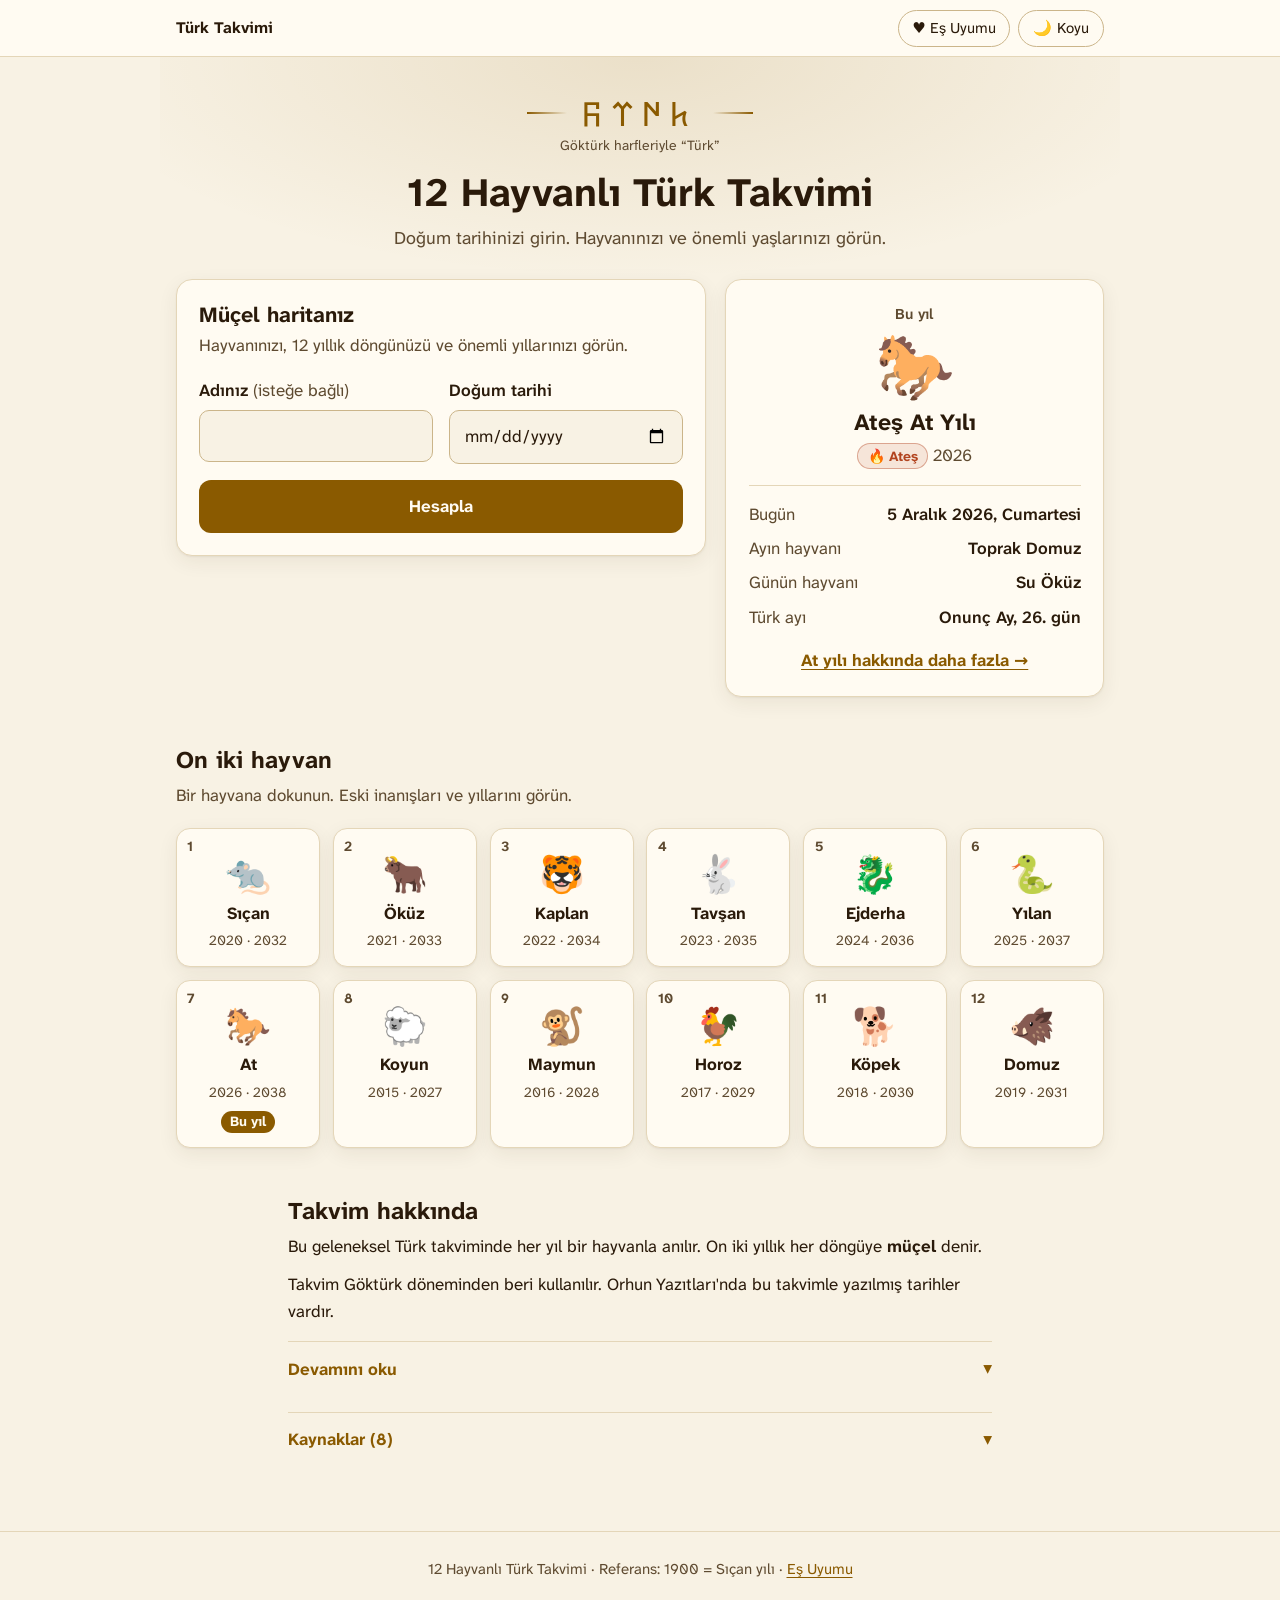
<file: ffuture.html>
<!DOCTYPE html>
<html lang="tr">
<head>
  <meta charset="UTF-8">
  <meta name="viewport" content="width=device-width, initial-scale=1.0">
  <title>12 Hayvanlı Türk Takvimi</title>
  <meta name="description" content="Doğum tarihinizi girin. 12 Hayvanlı Türk Takvimi'ne göre hayvanınızı ve hayatınızdaki kritik yaşları görün.">
  <script>try{var t=localStorage.getItem('tt-theme');if(t==='light'||t==='dark')document.documentElement.dataset.theme=t}catch(e){}</script>
  <link rel="preconnect" href="https://fonts.googleapis.com">
  <link rel="preconnect" href="https://fonts.gstatic.com" crossorigin>
  <link rel="stylesheet" href="https://fonts.googleapis.com/css2?family=Atkinson+Hyperlegible+Next:wght@400;600;700&display=swap">
  <link rel="stylesheet" href="https://fonts.googleapis.com/css2?family=Noto+Sans+Old+Turkic&text=%F0%90%B1%85%F0%90%B0%87%F0%90%B0%BC%F0%90%B0%9C&display=swap">
  <link rel="stylesheet" href="theme.css">
  <style>
    /* ── Giriş: form + bu yıl ── */
    .intro-grid {
      display: grid;
      grid-template-columns: minmax(0, 1.4fr) minmax(0, 1fr);
      gap: 1.2rem;
      align-items: start;
    }

    .form-card h2 { font-size: 1.35rem; }
    .form-card > p { color: var(--muted); margin: 0.2rem 0 1.1rem; }

    .form-row {
      display: grid;
      grid-template-columns: 1fr 1fr;
      gap: 0 1rem;
    }

    .today-card { text-align: center; }
    .today-icon { font-size: 4rem; line-height: 1.15; margin-top: 0.3rem; }
    .today-animal { font-size: 1.45rem; margin-top: 0.2rem; }
    .today-elem { margin-top: 0.3rem; }

    .today-list {
      display: grid;
      gap: 0.45rem;
      margin-top: 1rem;
      padding-top: 0.9rem;
      border-top: 1px solid var(--line);
      text-align: left;
    }

    .today-list div { display: flex; justify-content: space-between; gap: 1rem; }
    .today-list dt { color: var(--muted); }
    .today-list dd { font-weight: 600; text-align: right; }
    .today-card .link-btn { margin-top: 1rem; }

    /* ── Sonuç ── */
    .result { margin-top: 2.8rem; scroll-margin-top: 1rem; }
    .result > h2 { margin-bottom: 1rem; }

    .summary-card { display: grid; gap: 0.9rem; }
    .summary-top { display: flex; align-items: center; gap: 1rem; }
    .summary-icon { font-size: 3.6rem; line-height: 1; flex-shrink: 0; }
    .summary-title { font-size: 1.8rem; }
    .summary-actions { display: flex; flex-wrap: wrap; gap: 0.6rem; }

    .note {
      background: var(--sunken);
      border-left: 4px solid var(--blue);
      border-radius: 8px;
      padding: 0.7rem 0.9rem;
    }

    .focus-grid {
      display: grid;
      grid-template-columns: repeat(auto-fit, minmax(260px, 1fr));
      gap: 1rem;
      margin-top: 1rem;
    }

    .focus-card { border-left: 6px solid var(--c); }
    .focus-card h3 { margin: 0.15rem 0 0.4rem; }
    .focus-card p + p { margin-top: 0.6rem; }

    .focus-meta {
      display: flex;
      flex-wrap: wrap;
      align-items: center;
      gap: 0.35rem 0.6rem;
      color: var(--muted);
    }

    .result-block { margin-top: 2.4rem; }
    .result-block > h3 { font-size: 1.35rem; }
    .result-block > p.muted { margin-top: 0.2rem; }

    /* Müçel çarkı */
    .wheel {
      --seg: 3.9rem;
      container-type: inline-size;
      position: relative;
      width: min(100%, 23rem);
      aspect-ratio: 1;
      margin: 1.2rem auto 0.6rem;
    }

    .wheel::before {
      content: "";
      position: absolute;
      inset: calc(var(--seg) / 2);
      border-radius: 50%;
      border: 2px dashed var(--line-strong);
    }

    .wheel-seg {
      --r: calc(50cqw - var(--seg) / 2 - 4px);
      position: absolute;
      left: 50%;
      top: 50%;
      width: var(--seg);
      height: var(--seg);
      margin: calc(var(--seg) / -2) 0 0 calc(var(--seg) / -2);
      transform: rotate(var(--a)) translateY(calc(-1 * var(--r))) rotate(calc(-1 * var(--a)));
      display: flex;
      flex-direction: column;
      align-items: center;
      justify-content: center;
      line-height: 1.15;
      border-radius: 50%;
      border: 3px solid var(--c);
      background: var(--surface);
      color: var(--text);
      cursor: pointer;
    }

    .wheel-seg[aria-pressed="true"] { background: color-mix(in srgb, var(--c) 22%, var(--surface)); }
    .wheel-seg.is-now { box-shadow: 0 0 0 4px var(--accent); }
    .ws-icon { font-size: 1.3rem; }
    .ws-year { font-size: 0.875rem; font-weight: 700; }

    .wheel-center {
      position: absolute;
      inset: 29%;
      display: flex;
      flex-direction: column;
      align-items: center;
      justify-content: center;
      text-align: center;
      border-radius: 50%;
      background: var(--sunken);
    }

    .wc-icon { font-size: 2.3rem; line-height: 1.1; }
    .wc-title { font-size: 1.15rem; font-weight: 700; }
    .wc-sub { font-size: 0.9375rem; color: var(--muted); }
    .wheel-legend { justify-content: center; }

    .year-detail { display: grid; gap: 0.6rem; border-left: 6px solid var(--accent); }
    .yd-title { display: flex; flex-wrap: wrap; align-items: center; gap: 0.4rem; font-size: 1.2rem; }
    .year-detail .ix-list { margin-top: 0; }
    .tone-line { display: flex; flex-wrap: wrap; align-items: center; gap: 0.5rem; }
    .focus-card h4 { font-size: 1.25rem; margin: 0.15rem 0 0.4rem; }

    /* Üç sütun */
    .pillars {
      display: grid;
      grid-template-columns: repeat(3, 1fr);
      gap: 0.8rem;
      margin-top: 1rem;
    }

    .pillar {
      display: flex;
      flex-direction: column;
      gap: 0.4rem;
      background: var(--surface);
      border: 1px solid var(--line);
      border-radius: 14px;
      padding: 1rem;
    }

    .pillar-icon { font-size: 2.3rem; line-height: 1.1; }
    .pillar-text { display: grid; gap: 0.25rem; }
    .pillar-name { font-weight: 700; color: var(--accent); }
    .pillar-animal { display: flex; flex-wrap: wrap; align-items: center; gap: 0.4rem; font-weight: 700; }
    .pillar-gift { font-weight: 600; }
    .pillar-desc { color: var(--muted); font-size: 0.9375rem; }

    .ix-title { margin-top: 1.2rem; }
    #btnAI { margin-top: 0.8rem; }

    .ix-list { list-style: none; display: grid; gap: 0.45rem; margin-top: 0.9rem; }
    .ix-list li { display: flex; flex-wrap: wrap; align-items: center; gap: 0.3rem 0.5rem; }
    .ix-list .chip { white-space: normal; }

    .legend-list { list-style: none; display: grid; gap: 0.55rem; }
    .legend-list li { display: flex; flex-wrap: wrap; align-items: center; gap: 0.3rem 0.6rem; }

    /* Hayat çizgisi */
    .type-legend { list-style: none; display: flex; flex-wrap: wrap; gap: 0.5rem 1rem; margin: 0.8rem 0 1rem; }
    .type-legend li { display: flex; align-items: center; gap: 0.4rem; color: var(--muted); font-size: 0.9375rem; }

    .tl { list-style: none; position: relative; }

    .tl::before {
      content: "";
      position: absolute;
      left: 21px;
      top: 12px;
      bottom: 12px;
      width: 3px;
      border-radius: 2px;
      background: var(--line-strong);
    }

    .tl .tl::before { display: none; }

    .tl-item > details > summary,
    .tl-past > details > summary {
      list-style: none;
      display: flex;
      align-items: center;
      gap: 0.8rem;
      padding: 0.6rem 0.4rem 0.6rem 0;
      border-radius: 12px;
    }

    .tl-item > details > summary::-webkit-details-marker,
    .tl-past > details > summary::-webkit-details-marker { display: none; }

    .tl-item > details > summary::after,
    .tl-past > details > summary::after {
      content: "▾";
      margin-left: auto;
      color: var(--muted);
      font-size: 1.1rem;
      transition: transform 0.2s;
    }

    .tl-item > details[open] > summary::after,
    .tl-past > details[open] > summary::after { transform: rotate(180deg); }

    .tl-item > details > summary:hover .tl-title { text-decoration: underline; text-underline-offset: 3px; }

    .tl-marker {
      --c: var(--neutral);
      position: relative;
      z-index: 1;
      flex-shrink: 0;
      width: 45px;
      height: 45px;
      border-radius: 50%;
      display: flex;
      align-items: center;
      justify-content: center;
      font-size: 1.35rem;
      background: var(--surface);
      border: 3px solid var(--c);
    }

    .tl-item .tl-marker { --c: inherit; }
    .tl-item.is-present .tl-marker,
    .tl-item.is-next .tl-marker { box-shadow: 0 0 0 5px color-mix(in srgb, var(--c) 28%, transparent); }

    .tl-age { flex-shrink: 0; width: 3.4rem; font-size: 1.25rem; font-weight: 700; line-height: 1.1; }
    .tl-age small { display: block; font-size: 0.875rem; font-weight: 400; color: var(--muted); }

    .tl-main { flex: 1; min-width: 0; display: grid; gap: 0.2rem; }
    .tl-title { font-weight: 700; }
    .tl-meta { display: flex; flex-wrap: wrap; align-items: center; gap: 0.3rem 0.5rem; color: var(--muted); font-size: 0.9375rem; }

    .tl-flag {
      font-size: 0.875rem;
      font-weight: 700;
      color: var(--on-accent);
      background: var(--accent);
      border-radius: 999px;
      padding: 0 0.55rem;
    }

    .tl-body {
      margin: 0 0 0.8rem 57px;
      padding: 0.9rem 1rem;
      background: var(--surface);
      border: 1px solid var(--line);
      border-left: 4px solid var(--c);
      border-radius: 12px;
    }

    .tl-body > * + * { margin-top: 0.6rem; }
    .tl-body .ix-list { margin-top: 0.3rem; }

    .celebrate {
      background: color-mix(in srgb, var(--gold) 12%, var(--surface));
      border: 1px solid color-mix(in srgb, var(--gold) 45%, transparent);
      border-radius: 10px;
      padding: 0.7rem 0.9rem;
    }

    .tl-past > details > summary { font-weight: 700; color: var(--muted); }

    .tl-today {
      display: flex;
      align-items: center;
      gap: 0.8rem;
      padding: 0.5rem 0;
      font-weight: 700;
      color: var(--accent);
    }

    .tl-today::before {
      content: "";
      position: relative;
      z-index: 1;
      flex-shrink: 0;
      width: 17px;
      height: 17px;
      margin: 0 14px;
      border-radius: 50%;
      background: var(--accent);
      box-shadow: 0 0 0 5px color-mix(in srgb, var(--accent) 25%, transparent);
    }

    .tl-today::after { content: ""; flex: 1; border-top: 2px dashed var(--accent); }

    /* Yapay zekâ bölümü */
    .oa-list { list-style: none; display: grid; gap: 0.6rem; margin-top: 0.4rem; }

    .oa-card {
      --c: var(--neutral);
      display: flex;
      align-items: flex-start;
      gap: 0.8rem;
      background: var(--surface);
      border: 1px solid var(--line);
      border-left: 4px solid var(--c);
      border-radius: 10px;
      padding: 0.8rem 0.9rem;
    }

    .oa-card.olumlu { --c: var(--green); }
    .oa-card.uyari  { --c: var(--red); }
    .oa-icon { font-size: 1.3rem; line-height: 1.3; flex-shrink: 0; }
    .oa-body { flex: 1; min-width: 0; }
    .oa-meta { display: flex; flex-wrap: wrap; align-items: center; gap: 0.3rem 0.5rem; margin-bottom: 0.25rem; }
    .oa-year { font-weight: 700; }
    .oa-baslik { font-weight: 700; }

    /* ── On iki hayvan ── */
    .animals-grid {
      display: grid;
      grid-template-columns: repeat(6, 1fr);
      gap: 0.8rem;
    }

    .animal-card {
      position: relative;
      display: flex;
      flex-direction: column;
      align-items: center;
      gap: 0.15rem;
      padding: 1.5rem 0.5rem 0.9rem;
      background: var(--surface);
      border: 1px solid var(--line);
      border-radius: 14px;
      box-shadow: var(--shadow);
      cursor: pointer;
      text-align: center;
    }

    .animal-card:hover { border-color: var(--accent); }
    .animal-card.is-mine { border: 2px solid var(--green); }

    .card-order { position: absolute; top: 0.35rem; left: 0.65rem; font-size: 0.875rem; font-weight: 700; color: var(--muted); }
    .card-icon { font-size: 2.3rem; line-height: 1.2; }
    .card-name { font-weight: 700; }
    .card-years { font-size: 0.875rem; color: var(--muted); }

    .card-tag {
      margin-top: 0.3rem;
      font-size: 0.875rem;
      font-weight: 700;
      line-height: 1.35;
      padding: 0.1rem 0.55rem;
      border-radius: 999px;
    }

    .card-tag.now  { background: var(--accent); color: var(--on-accent); }
    .card-tag.mine { color: var(--green); background: color-mix(in srgb, var(--green) 12%, var(--surface)); border: 1px solid var(--green); }

    /* Hayvan penceresi */
    .sheet {
      border: 0;
      padding: 0;
      margin: auto;
      width: min(34rem, calc(100% - 32px));
      max-height: calc(100dvh - 32px);
      overflow: auto;
      border-radius: 18px;
      background: var(--surface);
      color: var(--text);
      box-shadow: 0 20px 60px rgba(0, 0, 0, 0.35);
    }

    .sheet::backdrop { background: var(--backdrop); }
    .sheet-inner { position: relative; padding: 1.3rem 1.3rem 1.6rem; }
    .sheet-close { position: absolute; top: 0.9rem; right: 0.9rem; }
    .sheet-head { display: flex; align-items: center; gap: 1rem; padding-right: 6rem; }
    .sheet-icon { font-size: 3.4rem; line-height: 1; }
    .sheet h2 { font-size: 1.7rem; }
    .sheet h3 { font-size: 1.1rem; color: var(--accent); margin: 1.2rem 0 0.35rem; }
    .sheet p + p { margin-top: 0.4rem; }

    .year-list { list-style: none; display: flex; flex-wrap: wrap; gap: 0.4rem; }

    .year-list li {
      padding: 0.1rem 0.6rem;
      border-radius: 8px;
      background: var(--sunken);
      border: 1px solid var(--line);
      font-size: 0.9375rem;
    }

    .year-list li.future { font-weight: 700; border-color: var(--line-strong); }
    .year-list li.now { background: var(--accent); border-color: var(--accent); color: var(--on-accent); font-weight: 700; }

    .rel-list { list-style: none; display: grid; gap: 0.5rem; }
    .rel-list li { display: flex; flex-wrap: wrap; align-items: center; gap: 0.3rem 0.6rem; }

    /* ── Hakkında ── */
    #about > p + p { margin-top: 0.7rem; }
    .sources { padding-left: 1.3rem; display: grid; gap: 0.7rem; }
    .cite-detail { display: block; color: var(--muted); font-size: 0.9375rem; }

    /* ── Dar ekran ── */
    @media (max-width: 900px) {
      .animals-grid { grid-template-columns: repeat(4, 1fr); }
    }

    @media (max-width: 760px) {
      .intro-grid { grid-template-columns: 1fr; }
    }

    @media (max-width: 640px) {
      .pillars { grid-template-columns: 1fr; }
      .pillar { flex-direction: row; align-items: flex-start; gap: 0.9rem; }
    }

    @media (max-width: 520px) {
      .form-row { grid-template-columns: 1fr; }
      .card { padding: 1.1rem; }
      .animals-grid { grid-template-columns: repeat(3, 1fr); gap: 0.5rem; }
      .animal-card { padding: 1.4rem 0.25rem 0.7rem; }
      .card-icon { font-size: 2rem; }
      .tl-body { margin-left: 0; }
      .tl-age { width: 2.9rem; font-size: 1.15rem; }
      .summary-icon { font-size: 3rem; }
      .summary-title { font-size: 1.5rem; }
    }
  </style>
</head>
<body>

<nav class="topbar" aria-label="Site">
  <div class="wrap topbar-inner">
    <a class="brand" href="index.html">Türk Takvimi</a>
    <div class="topbar-links">
      <a class="pill" href="couples.html">♥ Eş Uyumu</a>
      <button type="button" class="pill" data-theme-toggle aria-label="Koyu temaya geç">🌙 <span>Koyu</span></button>
    </div>
  </div>
</nav>

<header class="hero wrap">
  <div class="gokturk" role="img" aria-label="Türk, Göktürk harfleriyle" lang="otk" dir="rtl">𐱅𐰇𐰼𐰜</div>
  <span class="gokturk-note" aria-hidden="true">Göktürk harfleriyle “Türk”</span>
  <h1>12 Hayvanlı Türk Takvimi</h1>
  <p class="lead">Doğum tarihinizi girin. Hayvanınızı ve önemli yaşlarınızı görün.</p>
</header>

<main>
  <!-- Form + Bu yıl -->
  <div class="wrap intro-grid">
    <section class="card form-card" aria-labelledby="formTitle">
      <h2 id="formTitle">Müçel haritanız</h2>
      <p>Hayvanınızı, 12 yıllık döngünüzü ve önemli yıllarınızı görün.</p>
      <form id="birthForm" onsubmit="calcCritical(event)" novalidate>
        <div class="form-row">
          <div class="field">
            <label for="nameInput">Adınız <span class="opt">(isteğe bağlı)</span></label>
            <input type="text" id="nameInput" autocomplete="given-name">
          </div>
          <div class="field">
            <label for="birthDate">Doğum tarihi</label>
            <input type="date" id="birthDate" min="1900-01-01" required aria-describedby="dateError">
            <p class="field-error" id="dateError" role="alert" hidden></p>
          </div>
        </div>
        <button type="submit" class="btn btn-primary btn-block" id="calcBtn">Hesapla</button>
      </form>
    </section>

    <aside class="card today-card" aria-labelledby="todayTitle">
      <p class="eyebrow" id="todayTitle">Bu yıl</p>
      <div class="today-icon" id="todayIcon" aria-hidden="true"></div>
      <h2 class="today-animal" id="todayAnimal"></h2>
      <div class="today-elem" id="todayElem"></div>
      <dl class="today-list">
        <div><dt>Bugün</dt><dd id="todayDate"></dd></div>
        <div><dt>Ayın hayvanı</dt><dd id="todayMonth"></dd></div>
        <div><dt>Günün hayvanı</dt><dd id="todayDay"></dd></div>
        <div><dt>Türk ayı</dt><dd id="todayTurkic"></dd></div>
      </dl>
      <button type="button" class="link-btn" id="todayMore"></button>
    </aside>
  </div>

  <!-- Sonuç -->
  <section class="wrap narrow result" id="resultSection" aria-labelledby="resultTitle" hidden>
    <h2 id="resultTitle">Sonucunuz</h2>
    <div id="criticalResult"></div>
  </section>

  <!-- On iki hayvan -->
  <section class="wrap section" id="animals" aria-labelledby="animalsTitle">
    <h2 id="animalsTitle">On iki hayvan</h2>
    <p class="section-lead">Bir hayvana dokunun. Eski inanışları ve yıllarını görün.</p>
    <div class="animals-grid" id="animalsGrid"></div>
  </section>

  <!-- Hakkında + Kaynaklar -->
  <section class="wrap narrow section" id="about" aria-labelledby="aboutTitle">
    <h2 id="aboutTitle">Takvim hakkında</h2>
    <p>Bu geleneksel Türk takviminde her yıl bir hayvanla anılır. On iki yıllık her döngüye <strong>müçel</strong> denir.</p>
    <p>Takvim Göktürk döneminden beri kullanılır. Orhun Yazıtları'nda bu takvimle yazılmış tarihler vardır.</p>

    <details class="more">
      <summary>Devamını oku</summary>
      <div class="more-body">
        <p>Türk halklarının doğa, hayvan ve zaman anlayışına dayanan bu geleneksel takvim sisteminde her yıl bir hayvanla simgelenir ve <strong>müçel</strong> adı verilen 12 yıllık döngülerden oluşur. Bu sistem yalnızca bir takvim değil; aynı zamanda bir dünya görüşü, mitoloji, kehanet aracı ve kişilik göstergesi olarak da tanımlanmaktadır.</p>
        <p><strong>Köken:</strong> <a href="https://tr.wikipedia.org/wiki/Orhun_yaz%C4%B1tlar%C4%B1" target="_blank" rel="noopener">Orhun Yazıtları</a>'nda "Kül Tigin Koyun Yılının on yedinci gününde öldü" gibi ifadeler bu takvimin Göktürk döneminde yaygın biçimde kullanıldığını kanıtlar. En eski yazılı kaynaklardan biri Kaşgarlı Mahmud'un <a href="https://tr.wikipedia.org/wiki/Divan%C3%BC_L%C3%BC%C4%9Fat-it-T%C3%BCrk" target="_blank" rel="noopener">Divanü Lüğat-it-Türk</a>'üdür. Kaşgarlı, bir Türk hakanının savaşın hangi yılda olduğunu sorunca danışmanlarının hatırlayamaması üzerine her yıla bir hayvan adı verilmesini emrettiğini anlatır.</p>
        <p><strong>Müçel yaşları:</strong> Doğum hayvanınız her 12 yılda bir geri döner: 12, 24, 36… yaşlarda. Geleneksel sayımda anne karnındaki yıl da sayılır; bu yüzden bu yaşlar 13, 25, 37… diye söylenir. Kazak ve Kırgız geleneğinde müçel yılları dikkatle karşılanır. Döngünün ortasında, 6 yıl sonra, karşıt hayvanın yılı gelir.</p>
        <p><strong>Müçel:</strong> 12 yıllık her döngüye Türkçede müçel, Kazakçada müşel, Kırgızcada müçöl, Hakascada müçe denir. Gün de 12'ye bölünür; her birime çağ adı verilir. Aylar yalnızca sayısal sırayla adlandırılır (Aram ay, İkinç ay… Çakşaput ay).</p>
      </div>
    </details>

    <details class="more">
      <summary>Kaynaklar (8)</summary>
      <div class="more-body">
        <ol class="sources">
          <li>
            <a href="https://hwc.kureansiklopedi.com/en/detay/12-animal-turkish-calendar-9a578" target="_blank" rel="noopener">12 Animal Turkish Calendar — Küre Ansiklopedisi</a>
            <span class="cite-detail">Şahinler, Duygu. Küre Dijital Ansiklopedisi, 2025.</span>
          </li>
          <li>
            <a href="https://tr.wikipedia.org/wiki/Orhun_yaz%C4%B1tlar%C4%B1" target="_blank" rel="noopener">Orhun Yazıtları — Vikipedi</a>
            <span class="cite-detail">Ergin, Muharrem. Orhun Abideleri. Hisar Yayınları, 2003.</span>
          </li>
          <li>
            <a href="https://tr.wikipedia.org/wiki/Divan%C3%BC_L%C3%BC%C4%9Fat-it-T%C3%BCrk" target="_blank" rel="noopener">Divanü Lüğat-it-Türk — Vikipedi</a>
            <span class="cite-detail">Kaşgarlı Mahmud, XI. yüzyıl.</span>
          </li>
          <li>
            Biray, Nergis. "12 Hayvanlı Türk Takvimi: Zamana ve İnsana Hükmetmek."
            <span class="cite-detail">Atatürk Üniversitesi Türkiyat Araştırmaları Enstitüsü Dergisi 39 (2009): 671–682.</span>
          </li>
          <li>
            Külcü, Recep. "Türklerin Kültür Mirası Olarak '12 Hayvanlı Türk Takvimi.'"
            <span class="cite-detail">Akademia Disiplinlerarası Bilimsel Araştırmalar Dergisi 1/1 (2015): 1–5.</span>
          </li>
          <li>
            Tavkul, Ufuk. "Kültürel Etkileşim Açısından On İki Hayvanlı Türk Takviminin Yayılışı."
            <span class="cite-detail">Modern Türklük Araştırmaları Dergisi 4/1 (Mart 2007): 25–45.</span>
          </li>
          <li>
            Turan, Osman. On İki Hayvanlı Türk Takvimi.
            <span class="cite-detail">İstanbul: Ötüken, 2019. s. 101–106.</span>
          </li>
          <li>
            Karimova, Gülmira ve Fikret Türkmen. "Kazakistan'da Hayvan Kültü ve 12 Hayvanlı Halk Takvimi."
            <span class="cite-detail">Folklor/Edebiyat Dergisi 1 (2022): 41–47.</span>
          </li>
        </ol>
      </div>
    </details>
  </section>
</main>

<footer class="site-footer">
  <div class="wrap">12 Hayvanlı Türk Takvimi · Referans: 1900 = Sıçan yılı · <a href="couples.html">Eş Uyumu</a></div>
</footer>

<!-- Hayvan ayrıntı penceresi -->
<dialog id="animalDialog" class="sheet" aria-labelledby="adTitle">
  <div class="sheet-inner">
    <button type="button" class="pill sheet-close" onclick="closeAnimal()">Kapat ✕</button>
    <div id="adBody"></div>
  </div>
</dialog>

<script src="theme.js"></script>
<script>
  // ── Modül 0: Sabit Veriler ───────────────────────────────────────
  // HAYVANLAR: index 0 = Maymun → year % 12 formülüne tam oturur
  // Doğrulama: 1908%12=0(Maymun) 1900%12=4(Sıçan) 2026%12=10(At) ✓
  const ANIMALS = [
    {                                                          // 0 → Maymun (1908, 1920, 2016…)
      name: 'Maymun',
      altName: 'Biçin · Meçin (Kırgız) · Kizi (Hakas)',
      icon: '🐒',
      prophecy: 'Kışlar kısa ama çok soğuk geçer. Halk arasında kargaşa, hile ve hırsızlık yaygınlaşır. Meyveler doğal afetlerle mahvolur. Özellikle at ve deve nüfusunda hastalıklar yayılır.'
    },
    {                                                          // 1 → Horoz (1909, 1921, 2017…)
      name: 'Horoz',
      altName: 'Takagu · Tavuk · Took (Kırgız) · Tanah (Hakas)',
      icon: '🐓',
      prophecy: 'Kışlar uzun geçer. Yiyecek bolluğu vardır. Horozun yiyecek ararken çevreyi dağıtmasına benzer şekilde halk arasında kargaşa çıkar. Savaşlar, depremler ve hastalıklar bu yıl sık görülür.'
    },
    {                                                          // 2 → Köpek (1910, 1922, 2018…)
      name: 'Köpek',
      altName: 'İt · İt (Nogay, Kırgız) · Aday (Hakas)',
      icon: '🐕',
      prophecy: 'Kışlar soğuk geçer. Halk arasında endişe ve kargaşa egemen olur. İnsan ve hayvanlarda hastalık ve ölümler artar.'
    },
    {                                                          // 3 → Domuz (1911, 1923, 2019…)
      name: 'Domuz',
      altName: 'Tonguz · Donguz (Kırgız) · Soşa (Hakas)',
      icon: '🐗',
      prophecy: 'Kışlarda kar yağışı ağır olur. Halk arasında düşmanlık ve nefret artar. İnsan ve hayvanlarda hastalıklar yayılır ve çoğalır. Hırsızlık da bu yıl yaygınlaşır.'
    },
    {                                                          // 4 → Sıçan (1900, 1912, 2020…)
      name: 'Sıçan',
      altName: 'Fare · Çichqan · Şışkan (Nogay) · Çıçkan (Kırgız) · Küske (Hakas)',
      icon: '🐀',
      prophecy: 'Kışlar uzun ve soğuk geçer. Bol yağmur nedeniyle tahıl ve meyve bolluğu yaşanır. Ancak fareler tahılı tahrip ettiğinden halk arasında kargaşa ve çatışmaların çıkacağına inanılır.'
    },
    {                                                          // 5 → Öküz (1901, 1913, 2021…)
      name: 'Öküz',
      altName: 'Ud · Sığır · Sıyır (Nogay) · Uy (Kırgız) · İnək (Hakas)',
      icon: '🐂',
      prophecy: 'Kışlar sert ve soğuk geçer. Öküzün kavgacı doğasından dolayı savaşların yaşandığı bir yıldır. Halk arasında anlaşmazlık ve kargaşa yaygındır. İnsan ve hayvanlarda hastalık ve ölümler artar.'
    },
    {                                                          // 6 → Kaplan (1902, 1914, 2022…)
      name: 'Kaplan',
      altName: 'Bars · Pars · Bars (Nogay, Kırgız) · Tülgü (Hakas)',
      icon: '🐯',
      prophecy: 'Kışlar kısa ve soğuk, yazlar ise uzun ve sıcak geçer. Milletler arasında çatışmalar ve halk arasında anlaşmazlıklar çıkar. Kıtlık yaşanır, depremler sık görülür.'
    },
    {                                                          // 7 → Tavşan (1903, 1915, 2023…)
      name: 'Tavşan',
      altName: 'Tavışkan · Tabışkan · Koyan (Nogay) · Koyon (Kırgız) · Hozan (Hakas)',
      icon: '🐇',
      prophecy: 'Mevsimler düzenli seyreder. Yağmurlar bol olduğundan bereket hüküm sürer. Meyve ve sebze bolluğu yaşanır. Halk arasında adalet ve barış egemen olur.'
    },
    {                                                          // 8 → Ejderha (1904, 1916, 2024…)
      name: 'Ejderha',
      altName: 'Lu · Balık · Ulu~Balık (Nogay) · Uluu (Kırgız)',
      icon: '🐉',
      prophecy: 'Yağmurlar bol olup bereket ve bolluk getirir. Kışlar kar yağışlı geçer. Halk arasında anlaşmazlık ve kargaşa baş gösterir.'
    },
    {                                                          // 9 → Yılan (1905, 1917, 2025…)
      name: 'Yılan',
      altName: 'Çılan · Cılan (Nogay, Kırgız) · Çılan (Hakas)',
      icon: '🐍',
      prophecy: 'Kışlar uzun ve soğuk geçer. Az yağış nedeniyle kuraklık baş gösterir. Tahıl ve meyve verimi düşer, kıtlık artar. Hastalık ve ölüm çoğalır. Halk arasında kargaşa, yalan ve aldatmaca yükselir.'
    },
    {                                                          // 10 → At (1906, 1918, 2026…)
      name: 'At',
      altName: 'Yund · Yılkı (Nogay, Kırgız)',
      icon: '🐎',
      prophecy: 'Kışlar çetin geçer. Halk arasında anlaşmazlık ve huzursuzluk yaşanır. Dört ayaklı hayvanlarda hastalık ve ölümler yaygınlaşır.'
    },
    {                                                          // 11 → Koyun (1907, 1919, 2027…)
      name: 'Koyun',
      altName: 'Koç · Kon · Koy (Kırgız)',
      icon: '🐑',
      prophecy: 'Kışlar ılıman geçer. Bol yağış sayesinde su sıkıntısı yaşanmaz. Meyve ve tahılda bereket görülür. Halk arasındaki çatışmalar adalet ve barışla sonuçlanır.'
    },
  ];

  // ── Element calculation ──────────────────────────────────────────
  const ELEMENT_DATA = {
    'Metal':  { icon: '⚔️',  key: 'metal',  energy: 'keskin ve yapısal',      gift: 'disiplin ve kararlılık'     },
    'Su':     { icon: '💧',  key: 'su',     energy: 'derin ve akışkan',         gift: 'sezgi ve uyum gücü'         },
    'Ağaç':   { icon: '🌿',  key: 'agac',   energy: 'büyüyen ve yaratıcı',      gift: 'vizyon ve yenilenme'        },
    'Ateş':   { icon: '🔥',  key: 'ates',   energy: 'dönüştürücü ve dinamik',   gift: 'tutku ve eylem gücü'        },
    'Toprak': { icon: '🏔️', key: 'toprak', energy: 'dengeleyici ve köklü',     gift: 'istikrar ve sabır'          },
  };

  const ELEM_BY_DIGIT = ['Metal','Metal','Su','Su','Ağaç','Ağaç','Ateş','Ateş','Toprak','Toprak'];

  function getElement(year) {
    const name = ELEM_BY_DIGIT[((year % 10) + 10) % 10];
    return { name, ...ELEMENT_DATA[name] };
  }

  // Per-animal energy descriptors — order matches new ANIMALS (0=Maymun)
  const ANIMAL_ENERGIES = [
    { energy: 'çevik ve uyumlu',          gift: 'zeka ve yaratıcı çözümler'  }, // 0 Maymun
    { energy: 'disiplinli ve güvenilir',  gift: 'düzen ve dürüstlük'         }, // 1 Horoz
    { energy: 'sadık ve koruyucu',        gift: 'güvenilirlik ve bağlılık'   }, // 2 Köpek
    { energy: 'cömert ve bereketli',      gift: 'bolluk ve kararlılık'       }, // 3 Domuz
    { energy: 'stratejik ve çevik',       gift: 'zeka ve fırsatçılık'        }, // 4 Sıçan
    { energy: 'sabırlı ve güçlü',         gift: 'kararlılık ve dayanıklılık' }, // 5 Öküz
    { energy: 'cesur ve bağımsız',        gift: 'liderlik ve güç'            }, // 6 Kaplan
    { energy: 'zarif ve sezgisel',        gift: 'barış ve ince anlayış'      }, // 7 Tavşan
    { energy: 'mistik ve dönüştürücü',    gift: 'güç ve büyülü cazibe'       }, // 8 Ejderha
    { energy: 'derin ve stratejik',       gift: 'bilgelik ve sezgi'          }, // 9 Yılan
    { energy: 'özgür ve dinamik',         gift: 'enerji ve macera ruhu'      }, // 10 At
    { energy: 'uyumlu ve yaratıcı',       gift: 'empati ve bereket'          }, // 11 Koyun
  ];

  // ── Critical milestone data ──────────────────────────────────────
  // ── Türkçe ekler (Su'yun, Toprak'ın / Su'yu, Toprak'ı…) ──────────
  const GENITIVE = {
    'Metal': "Metal'in", 'Su': "Su'yun", 'Ağaç': "Ağaç'ın", 'Ateş': "Ateş'in", 'Toprak': "Toprak'ın",
    'Maymun': "Maymun'un", 'Horoz': "Horoz'un", 'Köpek': "Köpek'in", 'Domuz': "Domuz'un",
    'Sıçan': "Sıçan'ın", 'Öküz': "Öküz'ün", 'Kaplan': "Kaplan'ın", 'Tavşan': "Tavşan'ın",
    'Ejderha': "Ejderha'nın", 'Yılan': "Yılan'ın", 'At': "At'ın", 'Koyun': "Koyun'un",
  };

  const ACCUSATIVE = {
    'Metal': "Metal'i", 'Su': "Su'yu", 'Ağaç': "Ağaç'ı", 'Ateş': "Ateş'i", 'Toprak': "Toprak'ı",
  };

  function gen(name) {
    return GENITIVE[name] || `${name}'in`;
  }

  // ── Müçel haritası ───────────────────────────────────────────────
  // Hayvanınız her 12 yılda bir döner: müçel yılı (12, 24, 36… yaş).
  // 6 yıl sonra karşıt hayvanın yılı gelir: zıt yıl (6, 18, 30… yaş).
  // Üçlü uyum hayvanlarının yılları destek, gizli dostun yılı sessiz destek getirir.

  // İlişki değerleri — eş uyumu sayfasıyla aynı
  const REL_VALUE = { trine: 1, secret: 1, same: 0.5, neutral: 0, clash: -1 };

  // Element döngüleri: besleme (Ağaç → Ateş → Toprak → Metal → Su → Ağaç)
  // ve sınırlama (Ağaç → Toprak → Su → Ateş → Metal → Ağaç)
  const ELEM_ORDER = ['Ağaç', 'Ateş', 'Toprak', 'Metal', 'Su'];
  const ELEM_VALUE = { besler: 1, ayni: 0.5, verir: 0, yonetir: 0, sinirlar: -1 };

  function elementRelation(yearElem, selfElem) {
    const i = ELEM_ORDER.indexOf(yearElem);
    const j = ELEM_ORDER.indexOf(selfElem);
    if (i === j) return 'ayni';
    if ((i + 1) % 5 === j) return 'besler';     // yılın elementi sizi besler
    if ((j + 1) % 5 === i) return 'verir';      // siz yılın elementini beslersiniz
    if ((i + 2) % 5 === j) return 'sinirlar';   // yılın elementi sizi sınırlar
    return 'yonetir';                            // siz yılın elementini sınırlarsınız
  }

  const ELEM_TEXT = {
    besler:   (e, s) => `${e}, ${ACCUSATIVE[s]} besler. Enerji ve destek gelir.`,
    ayni:     ()     => 'Aynı element: gücünüz artar.',
    verir:    (e)    => `Siz ${ACCUSATIVE[e]} beslersiniz. Bu yıl emek ve cömertlik ister.`,
    yonetir:  (e)    => `Siz ${ACCUSATIVE[e]} sınırlarsınız. Çabayla kazanç gelir.`,
    sinirlar: (e, s) => `${e}, ${ACCUSATIVE[s]} sınırlar. Baskı hissedebilirsiniz; sabırlı olun.`,
  };

  const TONES = {
    destek: { label: 'Destek yılı', cls: 'tone-green' },
    denge:  { label: 'Dengeli yıl', cls: 'tone-neutral' },
    dikkat: { label: 'Dikkat yılı', cls: 'tone-red' },
  };

  // Yıl türleri (doğum hayvanına göre)
  const TYPE_META = {
    mucel: { label: 'Müçel yılı',   hint: 'hayvanınız döner' },
    buyuk: { label: 'Büyük müçel',  hint: 'hayvan ve element birlikte döner (60 yaş)' },
    zit:   { label: 'Zıt yıl',      hint: 'karşıt hayvanın yılı' },
    uyum:  { label: 'Uyum yılı',    hint: 'üçlü uyum hayvanının yılı' },
    dost:  { label: 'Dost yılı',    hint: 'gizli dostun yılı' },
  };

  // 12 yıllık dönemler (her müçelle yeni bir dönem başlar)
  const CHAPTERS = [
    { name: 'Çocukluk',     desc: 'Aile, oyun ve büyüme yılları.' },
    { name: 'Gençlik',      desc: 'Kimlik, okul ve ilk bağımsız adımlar.' },
    { name: 'Kuruluş',      desc: 'İş, ev ve ortaklıkların kurulduğu yıllar.' },
    { name: 'Olgunlaşma',   desc: 'Sorumluluk ve derinleşme yılları.' },
    { name: 'Deneyim',      desc: 'Birikimin meyve verdiği yıllar.' },
    { name: 'İkinci bahar', desc: 'Büyük müçelden sonra yeni bir başlangıç.' },
    { name: 'Bilgelik',     desc: 'Bilginin yeni kuşaklara aktarıldığı yıllar.' },
    { name: 'Aksakallık',   desc: 'Saygı, huzur ve uzun ömür yılları.' },
  ];

  function chapterOf(age) {
    return CHAPTERS[Math.min(Math.floor(Math.max(age, 0) / 12), CHAPTERS.length - 1)];
  }

  function yearType(ixType, age) {
    if (ixType === 'same')   return age === 0 ? null : age % 60 === 0 ? 'buyuk' : 'mucel';
    if (ixType === 'clash')  return 'zit';
    if (ixType === 'trine')  return 'uyum';
    if (ixType === 'secret') return 'dost';
    return null;
  }

  // Bir yılın kişiye etkisi: üç doğum hayvanıyla ilişki + element ilişkisi
  function readYear(year, ctx) {
    const idx   = animalIndex(year);
    const name  = ANIMALS[idx].name;
    const elem  = getElement(year);
    const ixY   = getInteraction(name, ctx.yearAnimal);
    const ixM   = getInteraction(name, ctx.monthAnimal);
    const ixD   = getInteraction(name, ctx.dayAnimal);
    const er    = elementRelation(elem.name, ctx.selfElement);
    const score = REL_VALUE[ixY.type] + REL_VALUE[ixM.type] + REL_VALUE[ixD.type] + ELEM_VALUE[er];
    const tone  = score >= 1.5 ? 'destek' : score <= -1 ? 'dikkat' : 'denge';
    const age   = year - ctx.birthYear;
    return { year, age, idx, animal: ANIMALS[idx], elem, ixY, ixM, ixD, er, score, tone, type: yearType(ixY.type, age) };
  }

  function relationText(r, ctx) {
    const A = r.animal.name, B = ctx.yearAnimal;
    if (r.age === 0) return `Doğduğunuz yıl. ${A} sizin doğum hayvanınızdır.`;
    switch (r.ixY.type) {
      case 'same':
        return `${A} yılı geri döndü: bu sizin müçel yılınız. Yeni bir 12 yıllık dönem başlar. Gelenekte bu yıl dikkatle ve paylaşarak karşılanır.`;
      case 'clash':
        return `${A}, doğum hayvanınız ${B} ile karşıttır. Bu yıl gerilim ve değişim getirebilir. Acele kararlardan kaçının.`;
      case 'trine': {
        const t = TRINES.find(t => t.names.includes(A) && t.names.includes(B));
        return `${A} ve ${B} aynı üçlüdedir (${t.label}). Bu yıl destek ve akış getirir.`;
      }
      case 'secret':
        return `${A}, ${gen(B)} gizli dostudur. Bu yıl sessiz bir destek gelir.`;
      default:
        return `${A} yılı, ${B} için nötrdür. Sakin ve dengeli bir yıl.`;
    }
  }

  function elementText(r, ctx) {
    return `Yılın elementi ${r.elem.name}, sizinki ${ctx.selfElement}. ` + ELEM_TEXT[r.er](r.elem.name, ctx.selfElement);
  }

  // Bir yılın dürüst yorumu: ilişki, element, diğer sütunlar ve genel ton
  function yearReadingHTML(r, ctx) {
    const row = (label, animal, ix) =>
      `<li><span class="muted">${label} (${animal}):</span> ${ixChipShort(ix)}</li>`;
    return `
      <p>${relationText(r, ctx)}</p>
      <p>${elementText(r, ctx)}</p>
      <p class="muted">Diğer sütunlarınızla:</p>
      <ul class="ix-list">
        ${row('Ay hayvanınız', ctx.monthAnimal, r.ixM)}
        ${row('Gün hayvanınız', ctx.dayAnimal, r.ixD)}
      </ul>
      <p class="tone-line">Genel: ${toneChip(r.tone)}</p>`;
  }

  // Zaman çizgisi ve yapay zekâ için önemli yıllar (1–96 yaş)
  function keyYears(ctx, types) {
    const list = [];
    for (let age = 1; age <= 96; age++) {
      const r = readYear(ctx.birthYear + age, ctx);
      if (r.type && types.includes(r.type)) list.push(r);
    }
    return list;
  }

  // n. müçel = n. 12 yıllık dönem (0–11 yaş 1. müçel). Müçel yılı bir dönemi kapatır, yenisini açar.
  function milestoneTitle(r) {
    const n = Math.round(r.age / 12);
    if (r.type === 'buyuk') return `Büyük müçel · ${chapterOf(r.age).name} başlar`;
    if (r.type === 'mucel') return `${n}. müçel tamamlanır · ${chapterOf(r.age).name} başlar`;
    if (r.type === 'zit')   return `Zıt yıl · ${Math.floor(r.age / 12) + 1}. müçelin ortası`;
    return r.type ? TYPE_META[r.type].label : 'Yıl';
  }

  function milestoneDesc(r) {
    const ch = chapterOf(r.age);
    if (r.type === 'buyuk') return `Hayvanınız ve elementiniz birlikte geri döner: 60 yıllık büyük döngü tamamlanır. Gelenekte ikinci doğum sayılır. Yeni dönem: ${ch.name}.`;
    if (r.type === 'mucel') return `${Math.round(r.age / 12)}. müçeliniz tamamlanır. Yeni dönem: ${ch.name}. ${ch.desc}`;
    if (r.type === 'zit')   return `Dönemin tam ortası: ${ch.name} döneminin dönüm noktası.`;
    return '';
  }

  // ── Görünüm yardımcıları ─────────────────────────────────────────
  const IX_SHORT = {
    trine:   '✨ Uyum',
    secret:  '🤝 Gizli dost',
    clash:   '⚡ Gerilim',
    same:    '⭕ Aynı hayvan',
    neutral: '· Nötr',
  };

  function escapeHTML(s) {
    return String(s).replace(/[&<>"']/g, c => ({ '&': '&amp;', '<': '&lt;', '>': '&gt;', '"': '&quot;', "'": '&#39;' })[c]);
  }

  function cap(s) {
    return s.charAt(0).toLocaleUpperCase('tr') + s.slice(1);
  }

  function elemChip(name) {
    const ed = ELEMENT_DATA[name];
    if (!ed) return `<span class="chip">✦ ${name}</span>`;
    return `<span class="chip el-${ed.key}">${ed.icon} ${name}</span>`;
  }

  function typeChip(type) {
    return type ? `<span class="chip t-${type}">${TYPE_META[type].label}</span>` : '';
  }

  function toneChip(tone) {
    return `<span class="chip ${TONES[tone].cls}">${TONES[tone].label}</span>`;
  }

  function ixChipShort(ix) {
    return `<span class="chip ix-${ix.type}">${IX_SHORT[ix.type]}</span>`;
  }

  function setDateError(message) {
    const error = document.getElementById('dateError');
    const input = document.getElementById('birthDate');
    error.textContent = message || '';
    error.hidden = !message;
    input.setAttribute('aria-invalid', message ? 'true' : 'false');
    if (message) input.focus();
  }

  let _mucel = null;   // son hesaplamanın bağlamı (çark tıklamaları için)

  function calcCritical(event) {
    if (event) event.preventDefault();
    const val = document.getElementById('birthDate').value;
    if (!val) {
      setDateError('Lütfen doğum tarihinizi seçin.');
      return;
    }
    const birthDateObj = parseLocalDate(val);
    const gercekYil    = getSolarYear(birthDateObj);  // Modül 1 uygula
    const birthYear    = birthDateObj.getFullYear();

    if (birthYear < 1900 || birthDateObj > new Date()) {
      setDateError('Lütfen 1900 ile bugün arasında bir tarih seçin.');
      return;
    }
    setDateError('');

    const currentYear = new Date().getFullYear();
    const thisYear    = getSolarYear(new Date());      // şu anki hayvan yılı

    // Doğum kartı — Modül 2 ile Gerçek Yıl kullanılır
    const birthAnimalIdx = animalIndex(gercekYil);
    const birthAnimal    = ANIMALS[birthAnimalIdx];
    const birthElem      = getElement(gercekYil);
    const birthAE        = ANIMAL_ENERGIES[birthAnimalIdx];
    const birthMonthP    = getMonthPillar(birthDateObj, gercekYil);
    const birthDayP      = getDayPillar(birthDateObj);
    const birthMonthAnim = animalByName(birthMonthP.animal);
    const birthDayAnim   = animalByName(birthDayP.animal);

    const currentAge = Math.floor((new Date() - birthDateObj) / (365.25 * 24 * 3600 * 1000));
    const over60     = currentAge >= 60;
    const name       = (document.getElementById('nameInput')?.value || '').trim();

    const ctx = {
      birthYear:   gercekYil,
      yearAnimal:  birthAnimal.name,
      monthAnimal: birthMonthP.animal,
      dayAnimal:   birthDayP.animal,
      selfElement: birthElem.name,
      icon:        birthAnimal.icon,
    };

    // Şu anki müçel dönemi
    const ageNow        = thisYear - gercekYil;
    const cycleNo       = Math.floor(ageNow / 12) + 1;
    const cycleStart    = gercekYil + (cycleNo - 1) * 12;
    const nextMucelYear = cycleStart + 12;
    const nextZit       = keyYears(ctx, ['zit']).find(r => r.year > thisYear) || null;
    const nextMucel     = readYear(nextMucelYear, ctx);
    _mucel = { ctx, cycleStart, thisYear };

    // ── Özet kartı ────────────────────────────────────────────────
    const solarNote = gercekYil !== birthYear
      ? `<p class="note">ℹ️ Bu takvimde yıl 4 Şubat'ta başlar. Siz bu tarihten önce doğdunuz. Bu yüzden hayvanınız ${gercekYil} yılının hayvanıdır.</p>`
      : '';

    let html = `
      <div class="card summary-card reveal">
        <div class="summary-top">
          <div class="summary-icon" aria-hidden="true">${birthAnimal.icon}</div>
          <div>
            <p class="eyebrow">${name ? escapeHTML(name) + ' · ' : ''}Doğum hayvanınız</p>
            <h3 class="summary-title">${birthElem.name} ${birthAnimal.name}</h3>
            <p class="muted">${formatDateTR(birthDateObj)}</p>
          </div>
        </div>
        <p>${cap(birthElem.energy)} bir enerji, ${birthAE.energy} bir karakter. Güçlü yanınız: <strong>${birthAE.gift}</strong>.</p>
        ${solarNote}
        <div class="summary-actions">
          <button type="button" class="btn btn-secondary" onclick="shareResult()">📤 Sonucu paylaş</button>
          <button type="button" class="btn btn-secondary" onclick="openAnimal(${birthAnimalIdx})">${birthAnimal.icon} ${birthAnimal.name} hakkında</button>
        </div>
      </div>`;

    // ── Müçel çarkı ──────────────────────────────────────────────
    html += `
      <section class="result-block reveal" style="--i:1">
        <h3>Müçel çarkınız</h3>
        <p class="muted">Hayvanınız her 12 yılda bir döner. Buna müçel denir. Şu an ${cycleNo}. müçel dönemindesiniz: ${chapterOf(ageNow).name} (${cycleStart}–${cycleStart + 11}).</p>
        ${wheelHTML(ctx, cycleStart, thisYear, cycleNo)}
        ${wheelLegendHTML()}
        <div class="card year-detail" id="yearDetail" aria-live="polite">${yearDetailHTML(readYear(thisYear, ctx), ctx, thisYear)}</div>
      </section>`;

    // ── Sıradaki önemli yıllar ───────────────────────────────────
    const nextCards = [nextCardHTML(nextMucel, 'Sıradaki müçel yılınız', ctx)];
    if (nextZit) nextCards.push(nextCardHTML(nextZit, 'Sıradaki zıt yıl', ctx));
    html += `
      <section class="result-block reveal" style="--i:2">
        <h3>Sıradaki önemli yıllar</h3>
        <div class="focus-grid">${nextCards.join('')}</div>
      </section>`;

    // ── Üç sütun ─────────────────────────────────────────────────
    html += `
      <section class="result-block reveal" style="--i:3">
        <h3>Üç sütununuz</h3>
        <p class="muted">Doğum anınız üç hayvanla okunur: yıl, ay ve gün.</p>
        <div class="pillars">
          ${pillarHTML('Vitrin', 'yıl', 'Dışa yansıyan yüzünüz: aile mirası ve toplumdaki yeriniz.', birthElem.name, birthAnimal.name, birthAnimal.icon)}
          ${pillarHTML('İç Dünya', 'ay', 'Duygusal temeliniz: sevgi, yakın ilişkiler ve iç huzur.', birthMonthP.element, birthMonthP.animal, birthMonthAnim.icon)}
          ${pillarHTML('Öz Kimlik', 'gün', 'Gerçek hayvanınız: öz benliğiniz ve eş ilişkiniz.', birthDayP.element, birthDayP.animal, birthDayAnim.icon)}
        </div>
        <h4 class="ix-title">Sütunlarınızın uyumu</h4>
        ${interactionsHTML(birthAnimal.name, birthMonthP.animal, birthDayP.animal)}
        ${legendHTML()}
      </section>`;

    // ── Hayat çizgisi: müçel ve zıt yıllar ──────────────────────
    const lifeItems = keyYears(ctx, ['mucel', 'buyuk', 'zit']);
    const nextItem  = lifeItems.find(r => r.year > thisYear) || null;
    html += `
      <section class="result-block reveal" style="--i:4">
        <h3>Hayat çizginiz</h3>
        <p class="muted">Müçel yılları yeni bir dönem açar. Zıt yıllar dönemin ortasıdır. Bir satıra dokunun ve yorumunu görün.</p>
        ${typeLegendHTML(['mucel', 'zit', 'buyuk'])}
        ${timelineHTML(lifeItems, nextItem)}
      </section>`;

    // ── Yapay zekâ için veri (alan adları eski sürümle uyumlu) ───
    const toAI = r => ({
      age: r.age, title: milestoneTitle(r), type: r.type || 'notr',
      critYear: r.year, animal: r.animal.name, element: r.elem.name, interaction: r.ixY.type,
      isPast: r.year < currentYear - 1, isPresent: Math.abs(r.year - currentYear) <= 1,
      score: r.score, tone: r.tone, elementRelation: r.er,
    });
    const allMilestones = keyYears(ctx, ['mucel', 'buyuk', 'zit', 'uyum', 'dost']).map(toAI);
    window._aiData = {
      name,
      birthDate: val,
      birthYear: gercekYil,
      yearPillar:  { animal: birthAnimal.name,   element: birthElem.name      },
      monthPillar: { animal: birthMonthP.animal, element: birthMonthP.element },
      dayPillar:   { animal: birthDayP.animal,   element: birthDayP.element   },
      interactions: {
        yearMonth: getInteraction(birthAnimal.name, birthMonthP.animal).type,
        yearDay:   getInteraction(birthAnimal.name, birthDayP.animal).type,
        monthDay:  getInteraction(birthMonthP.animal, birthDayP.animal).type,
      },
      currentAge,
      over60,
      mucel: { number: cycleNo, chapter: chapterOf(ageNow).name, startYear: cycleStart, endYear: cycleStart + 11, nextMucelYear },
      thisYear: toAI(readYear(thisYear, ctx)),
      allMilestones,
      currentMilestone: allMilestones.find(m => m.isPresent) || null,
      nextMilestone:    allMilestones.find(m => m.critYear > currentYear) || null,
    };

    // Paylaşım metni (bağlantı her zaman normal sayfaya gider)
    window._shareText = `${birthAnimal.icon} Doğum hayvanım: ${birthElem.name} ${birthAnimal.name} (12 Hayvanlı Türk Takvimi). `
      + `Şu an ${cycleNo}. müçelimdeyim. Sıradaki müçel yılım: ${nextMucelYear}. Sen de bak:`;

    html += `
      <section class="result-block reveal" style="--i:5">
        <h3>Kişisel yorum</h3>
        <p class="muted">Yapay zekâ, haritanıza göre kısa bir yorum yazar.</p>
        <button type="button" class="btn btn-secondary btn-block" id="btnAI" onclick="requestAISummary()">${AI_BTN_TEXT}</button>
        <div class="ai-result" id="aiResult" aria-live="polite"></div>
      </section>`;

    document.getElementById('criticalResult').innerHTML = html;
    const section = document.getElementById('resultSection');
    section.hidden = false;
    markUserAnimal(birthAnimalIdx);
    scrollToEl(section);
  }

  // ── Müçel çarkı ──────────────────────────────────────────────────
  // 12 düğme: dönemin ilk yılı (müçel yılı) en üstte, saat yönünde
  function wheelHTML(ctx, cycleStart, thisYear, cycleNo) {
    let buttons = '';
    for (let i = 0; i < 12; i++) {
      const r   = readYear(cycleStart + i, ctx);
      const now = r.year === thisYear;
      const label = `${r.year}, ${r.animal.name} yılı: ${IX_SHORT[r.ixY.type].replace(/^\S+\s/, '')}, ${TONES[r.tone].label}${now ? ', bu yıl' : ''}`;
      buttons += `<button type="button" class="wheel-seg ix-${r.ixY.type}${now ? ' is-now' : ''}" style="--a:${i * 30}deg"
          data-year="${r.year}" aria-pressed="${now}" aria-label="${label}">
          <span class="ws-icon" aria-hidden="true">${r.animal.icon}</span>
          <span class="ws-year">${r.year}</span>
        </button>`;
    }
    const age0 = cycleStart - ctx.birthYear;
    return `<div class="wheel" role="group" aria-label="Müçel çarkı: ${cycleStart}–${cycleStart + 11}" onclick="selectWheelYear(event)">
      ${buttons}
      <div class="wheel-center" aria-hidden="true">
        <span class="wc-icon">${ctx.icon}</span>
        <span class="wc-title">${cycleNo}. müçel</span>
        <span class="wc-sub">${age0}–${age0 + 11} yaş</span>
      </div>
    </div>`;
  }

  function wheelLegendHTML() {
    return `<ul class="type-legend wheel-legend">
      <li><span class="chip ix-same">⭕ Müçel yılı</span></li>
      <li><span class="chip ix-trine">✨ Uyum</span></li>
      <li><span class="chip ix-secret">🤝 Gizli dost</span></li>
      <li><span class="chip ix-clash">⚡ Zıt yıl</span></li>
      <li><span class="chip ix-neutral">· Nötr</span></li>
    </ul>`;
  }

  function yearDetailHTML(r, ctx, thisYear) {
    const when = r.year === thisYear ? 'Bu yıl'
               : r.year < thisYear   ? `${thisYear - r.year} yıl önce`
                                     : `${r.year - thisYear} yıl sonra`;
    return `
      <p class="eyebrow">${r.year} · ${r.age} yaş · ${when}</p>
      <h4 class="yd-title"><span aria-hidden="true">${r.animal.icon}</span> ${r.elem.name} ${r.animal.name} yılı ${typeChip(r.type)}</h4>
      ${yearReadingHTML(r, ctx)}`;
  }

  function selectWheelYear(event) {
    const btn = event.target.closest('.wheel-seg');
    if (!btn || !_mucel) return;
    btn.parentElement.querySelectorAll('.wheel-seg').forEach(b => b.setAttribute('aria-pressed', b === btn));
    const r = readYear(Number(btn.dataset.year), _mucel.ctx);
    document.getElementById('yearDetail').innerHTML = yearDetailHTML(r, _mucel.ctx, _mucel.thisYear);
  }

  function nextCardHTML(r, label, ctx) {
    const inYears = r.year - _mucel.thisYear;
    return `<article class="card focus-card t-${r.type}">
      <p class="eyebrow">${label} · ${inYears} yıl sonra</p>
      <h4>${r.year} · ${r.age} yaş</h4>
      <p class="focus-meta"><span>${r.animal.icon} ${r.elem.name} ${r.animal.name}</span> ${typeChip(r.type)} ${toneChip(r.tone)}</p>
      <p>${milestoneDesc(r)}</p>
    </article>`;
  }

  function timelineHTML(list, next) {
    const thisYear = _mucel.thisYear;
    const past     = list.filter(r => r.year < thisYear);
    const coming   = list.filter(r => r.year >= thisYear);
    let out = '<ol class="tl">';
    if (past.length) {
      out += `<li class="tl-past">
        <details>
          <summary><span class="tl-marker" aria-hidden="true">🕰️</span> Geçmiş dönemler (${past.length})</summary>
          <ol class="tl">${past.map((r, n) => timelineItemHTML(r, next, n)).join('')}</ol>
        </details>
      </li>`;
    }
    out += `<li class="tl-today">Bugün · ${thisYear}</li>`;
    out += coming.map((r, n) => timelineItemHTML(r, next, n)).join('');
    return out + '</ol>';
  }

  function timelineItemHTML(r, next, n) {
    const ctx      = _mucel.ctx;
    const thisYear = _mucel.thisYear;
    const isNow    = r.year === thisYear;
    const isNext   = r === next;
    const when     = isNow ? 'bu yıl' : r.year < thisYear ? `${thisYear - r.year} yıl önce` : `${r.year - thisYear} yıl sonra`;
    const flag     = isNow ? '<span class="tl-flag">Bu yıl</span>' : isNext ? '<span class="tl-flag">Sıradaki</span>' : '';
    return `<li class="tl-item t-${r.type}${isNow ? ' is-present' : ''}${isNext ? ' is-next' : ''} reveal" style="--i:${Math.min(n, 8)}">
      <details>
        <summary>
          <span class="tl-marker" aria-hidden="true">${r.animal.icon}</span>
          <span class="tl-age">${r.age}<small>yaş</small></span>
          <span class="tl-main">
            <span class="tl-title">${milestoneTitle(r)}</span>
            <span class="tl-meta">${r.year} · ${r.elem.name} ${r.animal.name} · ${when} ${flag}</span>
            <span class="tl-meta">${typeChip(r.type)} ${toneChip(r.tone)}</span>
          </span>
        </summary>
        <div class="tl-body">
          <p>${milestoneDesc(r)}</p>
          ${yearReadingHTML(r, ctx)}
        </div>
      </details>
    </li>`;
  }

  function typeLegendHTML(types) {
    return `<ul class="type-legend">${types.map(t =>
      `<li>${typeChip(t)} ${TYPE_META[t].hint}</li>`).join('')}</ul>`;
  }

  function legendHTML() {
    return `<details class="more">
      <summary>Bu işaretler ne demek?</summary>
      <div class="more-body">
        <ul class="legend-list">
          <li><span class="chip ix-trine">✨ Üçlü uyum</span> Aynı üçlüden gelen hayvanlar. Doğal destek ve akış.</li>
          <li><span class="chip ix-secret">🤝 Gizli dost</span> Görünmeyen ama sürekli destek.</li>
          <li><span class="chip ix-same">⭕ Aynı hayvan</span> Aynı enerji iki kat güçlenir.</li>
          <li><span class="chip ix-neutral">· Nötr</span> Belirgin bir etki yok.</li>
          <li><span class="chip ix-clash">⚡ Gerilim</span> Karşıt hayvanlar. Bilinçli denge ister.</li>
        </ul>
        <p>Bir yılın genel tonu, o yılın hayvanının üç doğum hayvanınızla ilişkisinden ve yılın elementinden gelir.</p>
      </div>
    </details>`;
  }

  // ── Paylaşım ─────────────────────────────────────────────────────
  function shareResult() {
    if (!window._shareText) return;
    shareText(window._shareText, new URL('./', window.location.href).href);
  }

  // ── Yapay zekâ yorumu ────────────────────────────────────────────
  const AI_BTN_TEXT = '🔮 Kişisel yorum al';

  async function requestAISummary() {
    const btn    = document.getElementById('btnAI');
    const result = document.getElementById('aiResult');
    if (!btn || !result || !window._aiData) return;

    btn.disabled = true;
    btn.textContent = '⏳ Yorum hazırlanıyor…';
    result.classList.remove('visible');

    try {
      // ── fake_future kontrolü: URL'de ?k=KOD varsa ve doğum tarihi eşleşiyorsa göster
      const birthDateStr = window._aiData?.birthDate;
      const urlCode = new URLSearchParams(window.location.search).get('k');
      if (birthDateStr && urlCode) {
        try {
          const fakeRes = await fetch(
            `${FAKE_READ_URL}?code=${encodeURIComponent(urlCode)}&birth_date=${encodeURIComponent(birthDateStr)}`,
            { headers: { 'Authorization': `Bearer ${SUPABASE_ANON_KEY}`, 'apikey': SUPABASE_ANON_KEY } }
          );
          if (fakeRes.ok) {
            const fakeData = await fakeRes.json();
            if (fakeData.success && fakeData.data) {
              const d = fakeData.data;
              const birthYear = window._aiData.birthYear;
              // Kısa alanları normal yorum biçimine çevir; görünüm ana sayfayla aynı kalır
              result.innerHTML = renderAIResult({
                dogumHaritasi: d.dh,
                mevcutDonem:   d.md,
                gelecekDonem:  d.nd,
                onemliAnlar: Array.isArray(d.oa) ? d.oa.map(item => ({
                  yil:      item.y,
                  yas:      item.a != null ? item.a : (item.y - birthYear),
                  tip:      item.t === 'o' ? 'olumlu' : 'uyari',
                  baslik:   item.b,
                  aciklama: item.ac,
                })) : [],
              });
              result.classList.add('visible');
              return; // finally bloğu buton durumunu düzeltecek
            }
          }
        } catch (_) { /* fake_future okunamazsa gerçek AI'ya devam et */ }
      }

      const res  = await fetch(EDGE_FUNCTION_URL, {
        method: 'POST',
        headers: {
          'Content-Type': 'application/json',
          'Authorization': `Bearer ${SUPABASE_ANON_KEY}`,
          'apikey': SUPABASE_ANON_KEY,
        },
        body: JSON.stringify(window._aiData),
      });
      const data = await res.json();
      if (!data.success) throw new Error(data.error || 'API hatası');

      result.innerHTML = renderAIResult(data);
      result.classList.add('visible');
    } catch (err) {
      result.innerHTML = `<div class="ai-block"><p class="ai-error">Yorum alınamadı: ${err.message}</p></div>`;
      result.classList.add('visible');
    } finally {
      btn.disabled = false;
      btn.textContent = AI_BTN_TEXT;
    }
  }

  function renderAIResult(data) {
    const block = (title, text, cls = '') =>
      `<div class="ai-block ${cls} reveal"><h4>${title}</h4><div>${text}</div></div>`;

    let h = '';
    if (data.dogumHaritasi) h += block('Doğum haritası', data.dogumHaritasi);
    if (data.mevcutDonem)   h += block('Mevcut dönem', data.mevcutDonem);
    if (data.gelecekDonem)  h += block('Sonraki dönem', data.gelecekDonem);

    if (Array.isArray(data.onemliAnlar) && data.onemliAnlar.length) {
      const currentYear = new Date().getFullYear();
      const sorted = [...data.onemliAnlar].sort((a, b) => (a.yil || 0) - (b.yil || 0));
      const cards = sorted.map(item => {
        const isPast    = item.yil < currentYear - 1;
        const isPresent = Math.abs(item.yil - currentYear) <= 1;
        const olumlu    = item.tip === 'olumlu';
        // Geçmiş için yumuşak ikonlar (yaşandı), gelecek için keskin ikonlar (uyarı/fırsat)
        const icon = olumlu ? (isPast ? '🌟' : '✨') : (isPast ? '⚡' : '⚠️');
        const tag  = olumlu ? '<span class="chip tone-green">Olumlu</span>' : '<span class="chip tone-red">Dikkat</span>';
        const when = isPresent ? 'şimdi'
                   : isPast    ? `${currentYear - item.yil} yıl önce`
                               : `${item.yil - currentYear} yıl sonra`;
        const age  = item.yas != null ? `${item.yas} yaş · ` : '';
        const elem = item.element ? ` ${elemChip(item.element)}${item.hayvan ? ` <span>${item.hayvan}</span>` : ''}` : '';
        return `<li class="oa-card ${olumlu ? 'olumlu' : 'uyari'}">
          <span class="oa-icon" aria-hidden="true">${icon}</span>
          <div class="oa-body">
            <div class="oa-meta"><span class="oa-year">${item.yil}</span> <span class="muted">${age}${when}</span>${elem} ${tag}</div>
            <p class="oa-baslik">${item.baslik}</p>
            <p>${item.aciklama}</p>
          </div>
        </li>`;
      }).join('');
      h += `<div class="ai-block reveal"><h4>⭐ Önemli anlar</h4><ul class="oa-list">${cards}</ul></div>`;
    }

    if (data.buyukKutlama) h += block('🎊 60 yıl kutlaması', data.buyukKutlama, 'kutlama');
    return h;
  }

  const EDGE_FUNCTION_URL  = 'https://mkmohmyrarqbkpwjpicx.supabase.co/functions/v1/turk-takvim-yorum';
  const SUPABASE_ANON_KEY  = 'eyJhbGciOiJIUzI1NiIsInR5cCI6IkpXVCJ9.eyJpc3MiOiJzdXBhYmFzZSIsInJlZiI6Im1rbW9obXlyYXJxYmtwd2pwaWN4Iiwicm9sZSI6ImFub24iLCJpYXQiOjE3NDQ2OTQ5MjcsImV4cCI6MjA2MDI3MDkyN30.hkP0Pr3IF-171bFq2oV_kgiph7uwHJAjKrqvsRbVP_o';
  const FAKE_READ_URL      = 'https://mkmohmyrarqbkpwjpicx.supabase.co/functions/v1/fake-future-read';

  // ── Modül 1: Güneş Takvimi Senkronizasyonu ──────────────────────
  // Ocak veya Şubat 4'ten önce → astronomik yıl bir önceki yıl
  function getSolarYear(date) {
    const m = date.getMonth() + 1;
    const d = date.getDate();
    if (m === 1 || (m === 2 && d < 4)) return date.getFullYear() - 1;
    return date.getFullYear();
  }

  // ── Modül 2: Yıl Hayvanı (year % 12) ────────────────────────────
  function animalIndex(year) {
    return ((year % 12) + 12) % 12;
  }

  // Years for a given animal index (base year: 1900 % 12 = 4 → Sıçan)
  function getRecentYears(idx) {
    const currentYear = new Date().getFullYear();
    const years = [];
    const base = 1900 + ((idx - 4 + 12) % 12); // first year ≥ 1900 with year%12==idx
    for (let y = base; y <= currentYear + 72; y += 12) years.push(y);
    return years;
  }

  // ── Modül 3: Ay Hayvanı (Güneş takvimi dilimlerine göre) ─────────
  // Her yıl ~4 Şubat'ta başlayan Kaplan ayından itibaren 12 dilim.
  // Eşik: ayın 4'ü baz alınır (algoritma basitleştirmesi).
  const MONTH_ANIMALS = ['Kaplan','Tavşan','Ejderha','Yılan','At','Koyun',
                          'Maymun','Horoz','Köpek','Domuz','Sıçan','Öküz'];

  function getMonthPosition(date) {
    const md = (date.getMonth() + 1) * 100 + date.getDate();
    if (md >= 1207 || md <  105) return 10; // Sıçan ayı  (7 Ara – 4 Oca)
    if (md >= 105  && md <  204) return 11; // Öküz ayı   (5 Oca – 3 Şub)
    if (md >= 204  && md <  306) return  0; // Kaplan ayı (4 Şub – 5 Mar)
    if (md >= 306  && md <  405) return  1; // Tavşan ayı (6 Mar – 4 Nis)
    if (md >= 405  && md <  506) return  2; // Ejderha    (5 Nis – 5 May)
    if (md >= 506  && md <  606) return  3; // Yılan      (6 May – 5 Haz)
    if (md >= 606  && md <  707) return  4; // At         (6 Haz – 6 Tem)
    if (md >= 707  && md <  807) return  5; // Koyun      (7 Tem – 6 Ağu)
    if (md >= 807  && md <  908) return  6; // Maymun     (7 Ağu – 7 Eyl)
    if (md >= 908  && md < 1008) return  7; // Horoz      (8 Eyl – 7 Eki)
    if (md >= 1008 && md < 1107) return  8; // Köpek      (8 Eki – 6 Kas)
    return 9;                               // Domuz      (7 Kas – 6 Ara)
  }

  function getMonthPillar(date, solarYear) {
    const pos       = getMonthPosition(date);          // 0 = Kaplan ayı
    const yearStem  = (((solarYear - 4) % 10) + 10) % 10;   // 0 = Ağaç (Jia) yılı, ör. 2024
    // Kaplan ayının gövdesi yıl gövdesine bağlıdır ("beş kaplan" kuralı):
    // Jia/Ji → Ateş (2), Yi/Geng → Toprak (4), Bing/Xin → Metal (6),
    // Ding/Ren → Su (8), Wu/Gui → Ağaç (0). Ör. Eylül 2026 = Ateş Horoz.
    const tigerStem = ((yearStem % 5) * 2 + 2) % 10;
    const monthStem = (tigerStem + pos) % 10;
    const elemNames = ['Ağaç','Ağaç','Ateş','Ateş','Toprak','Toprak','Metal','Metal','Su','Su'];
    return { animal: MONTH_ANIMALS[pos], element: elemNames[monthStem] };
  }

  // ── Modül 4: Gün Sütunu (60 günlük Jiazi döngüsü) ───────────────
  // Referans: 1 Ocak 1900 = Ağaç Köpek (döngünün 10. günü).
  // Doğrulama: 1 Ekim 1949 = Ağaç Sıçan, 1 Ocak 2000 = Toprak At.
  const DAY_ANIMALS  = ['Sıçan','Öküz','Kaplan','Tavşan','Ejderha','Yılan',
                         'At','Koyun','Maymun','Horoz','Köpek','Domuz'];
  const DAY_ELEMENTS = ['Ağaç','Ağaç','Ateş','Ateş','Toprak','Toprak',
                         'Metal','Metal','Su','Su'];

  function getDayPillar(date) {
    const jd      = dateToJD(date);
    const epochJD = dateToJD(new Date(1900, 0, 1)); // 1 Oca 1900 = Ağaç Köpek
    const pos     = ((jd - epochJD + 10) % 60 + 60) % 60;
    return { animal: DAY_ANIMALS[pos % 12], element: DAY_ELEMENTS[pos % 10] };
  }

  // Helper: find ANIMALS entry by name
  function animalByName(name) {
    return ANIMALS.find(a => a.name === name) || { icon: '?', name };
  }

  // Past years (>= 1924) and future years (> currentYear) split
  function splitYears(idx) {
    const currentYear = new Date().getFullYear();
    const all = getRecentYears(idx).filter(y => y >= 1924);
    return {
      past: all.filter(y => y <= currentYear),
      future: all.filter(y => y > currentYear)
    };
  }

  const TR_MONTHS = ['Ocak','Şubat','Mart','Nisan','Mayıs','Haziran',
                     'Temmuz','Ağustos','Eylül','Ekim','Kasım','Aralık'];
  const TR_DAYS   = ['Pazar','Pazartesi','Salı','Çarşamba','Perşembe','Cuma','Cumartesi'];

  // Turkic lunar month names (from Divanü Lüğat-it-Türk tradition)
  const TURKIC_MONTHS = [
    'Aram Ay',       // 1. ay
    'İkinç Ay',      // 2. ay
    'Üçünç Ay',      // 3. ay
    'Törtinç Ay',    // 4. ay
    'Beşinç Ay',     // 5. ay
    'Altınç Ay',     // 6. ay
    'Yitinç Ay',     // 7. ay
    'Sekizinç Ay',   // 8. ay
    'Dokuzunç Ay',   // 9. ay
    'Onunç Ay',      // 10. ay
    'Bir Yirminç Ay',// 11. ay
    'Çakşaput Ay'    // 12. ay (oruç ayı)
  ];

  // Julian Day Number for a local (year, month, day) — no timezone shift
  function dateToJD(date) {
    const y = date.getFullYear();
    const m = date.getMonth() + 1;
    const d = date.getDate();
    const A = Math.floor((14 - m) / 12);
    const Y = y + 4800 - A;
    const M = m + 12 * A - 3;
    return d + Math.floor((153 * M + 2) / 5) + 365 * Y +
           Math.floor(Y / 4) - Math.floor(Y / 100) +
           Math.floor(Y / 400) - 32045;
  }

  // Reference new moon: 6 January 2000 (JD 2451550.26)
  const JD_REF_NEW_MOON = 2451550.26;
  const SYNODIC_MONTH   = 29.53058867;

  // Ay yılının başı: 21 Ocak'tan sonraki ilk yeni ay (geleneksel ay-güneş yılbaşı)
  function lunarYearStart(year) {
    const jan21 = dateToJD(new Date(year, 0, 21));
    return JD_REF_NEW_MOON + Math.ceil((jan21 - JD_REF_NEW_MOON) / SYNODIC_MONTH) * SYNODIC_MONTH;
  }

  function turkicLunarDate(date) {
    const jd = dateToJD(date);

    let yearStartJD = lunarYearStart(date.getFullYear());
    if (jd < yearStartJD) yearStartJD = lunarYearStart(date.getFullYear() - 1);

    const daysSinceYearStart = jd - yearStartJD;
    const monthIdx  = Math.floor(daysSinceYearStart / SYNODIC_MONTH);   // 0-based
    const dayInMonth = Math.floor(daysSinceYearStart % SYNODIC_MONTH) + 1;

    const clampedIdx = Math.max(0, Math.min(11, monthIdx));
    return {
      monthName: TURKIC_MONTHS[clampedIdx],
      monthNum:  clampedIdx + 1,
      day:       dayInMonth
    };
  }

  function formatDateTR(date) {
    return `${date.getDate()} ${TR_MONTHS[date.getMonth()]} ${date.getFullYear()}, ${TR_DAYS[date.getDay()]}`;
  }

  // Parse YYYY-MM-DD without timezone shift
  function parseLocalDate(str) {
    const [y, m, d] = str.split('-').map(Number);
    return new Date(y, m - 1, d);
  }

  function pillarHTML(label, key, desc, elem, animalName, animalIcon) {
    const aIdx = ANIMALS.findIndex(a => a.name === animalName);
    const ae   = aIdx >= 0 ? ANIMAL_ENERGIES[aIdx] : null;
    return `<div class="pillar">
      <div class="pillar-icon" aria-hidden="true">${animalIcon}</div>
      <div class="pillar-text">
        <p class="pillar-name">${label} <span class="muted">(${key})</span></p>
        <p class="pillar-animal">${elemChip(elem)} ${animalName}</p>
        ${ae ? `<p class="pillar-gift">Güçlü yanı: ${ae.gift}</p>` : ''}
        <p class="pillar-desc">${desc}</p>
      </div>
    </div>`;
  }

  // ── Etkileşim Matrisi (Interaction Matrix) ──────────────────────
  const TRINES = [
    { names: ['Koyun','Tavşan','Domuz'],    label: 'Diplomasi ve Sanat',  color: '#6dbf6d' },
    { names: ['Kaplan','At','Köpek'],       label: 'Aksiyon ve Liderlik', color: '#e87050' },
    { names: ['Sıçan','Ejderha','Maymun'],  label: 'Zeka ve Strateji',    color: '#5bb8e8' },
    { names: ['Öküz','Yılan','Horoz'],      label: 'Disiplin ve Emek',    color: '#c4956a' },
  ];

  const SECRET_FRIENDS = {
    'Sıçan':'Öküz',    'Öküz':'Sıçan',
    'Kaplan':'Domuz',  'Domuz':'Kaplan',
    'Tavşan':'Köpek',  'Köpek':'Tavşan',
    'Ejderha':'Horoz', 'Horoz':'Ejderha',
    'Yılan':'Maymun',  'Maymun':'Yılan',
    'At':'Koyun',      'Koyun':'At',
  };

  const CLASHES = {
    'Sıçan':'At',      'At':'Sıçan',
    'Öküz':'Koyun',    'Koyun':'Öküz',
    'Kaplan':'Maymun', 'Maymun':'Kaplan',
    'Tavşan':'Horoz',  'Horoz':'Tavşan',
    'Ejderha':'Köpek', 'Köpek':'Ejderha',
    'Yılan':'Domuz',   'Domuz':'Yılan',
  };

  function getInteraction(a, b) {
    if (a === b) return { type: 'same', label: 'Aynı Hayvan', icon: '⭕' };
    for (const t of TRINES) {
      if (t.names.includes(a) && t.names.includes(b))
        return { type: 'trine', label: `Üçlü Uyum · ${t.label}`, icon: '✨' };
    }
    if (SECRET_FRIENDS[a] === b) return { type: 'secret', label: 'Gizli Dostluk', icon: '🤝' };
    if (CLASHES[a] === b)        return { type: 'clash',  label: 'Zıtlık / Gerilim', icon: '⚡' };
    return { type: 'neutral', label: 'Nötr', icon: '·' };
  }

  function interactionsHTML(yAnim, mAnim, dAnim) {
    const row = (a, b, labelA, labelB) => {
      const ix = getInteraction(a, b);
      return `<li><span class="muted">${labelA} × ${labelB}:</span> <span class="chip ix-${ix.type}">${ix.icon} ${ix.label}</span></li>`;
    };
    return `<ul class="ix-list">`
      + row(yAnim, mAnim, 'Yıl', 'Ay')
      + row(yAnim, dAnim, 'Yıl', 'Gün')
      + row(mAnim, dAnim, 'Ay',  'Gün')
      + `</ul>`;
  }

  // ── Bu yıl kartı ─────────────────────────────────────────────────
  let currentAnimalIdx = null;
  let userAnimalIdx    = null;

  function buildToday() {
    const today     = new Date();
    const solarYear = getSolarYear(today);
    const idx       = animalIndex(solarYear);
    const animal    = ANIMALS[idx];
    const elem      = getElement(solarYear);
    const monthP    = getMonthPillar(today, solarYear);
    const dayP      = getDayPillar(today);
    const lunar     = turkicLunarDate(today);

    currentAnimalIdx = idx;
    document.getElementById('todayIcon').textContent   = animal.icon;
    document.getElementById('todayAnimal').textContent = `${elem.name} ${animal.name} Yılı`;
    document.getElementById('todayElem').innerHTML     = `${elemChip(elem.name)} <span class="muted">${solarYear}</span>`;
    document.getElementById('todayDate').textContent   = formatDateTR(today);
    document.getElementById('todayMonth').textContent  = `${monthP.element} ${monthP.animal}`;
    document.getElementById('todayDay').textContent    = `${dayP.element} ${dayP.animal}`;
    document.getElementById('todayTurkic').textContent = `${lunar.monthName}, ${lunar.day}. gün`;

    const more = document.getElementById('todayMore');
    more.textContent = `${animal.name} yılı hakkında daha fazla →`;
    more.addEventListener('click', () => openAnimal(idx));
  }

  // ── On iki hayvan (geleneksel sıra: 1 = Sıçan) ────────────────────
  function buildGrid() {
    const grid = document.getElementById('animalsGrid');
    grid.innerHTML = '';

    for (let pos = 0; pos < 12; pos++) {
      const i      = (pos + 4) % 12;
      const animal = ANIMALS[i];
      const { past, future } = splitYears(i);
      const years  = [past[past.length - 1], future[0]].filter(Boolean).join(' · ');

      let tags = '';
      if (i === currentAnimalIdx) tags += '<span class="card-tag now">Bu yıl</span>';
      if (i === userAnimalIdx)    tags += '<span class="card-tag mine">Sizin hayvanınız</span>';

      const card = document.createElement('button');
      card.type = 'button';
      card.className = 'animal-card' + (i === userAnimalIdx ? ' is-mine' : '');
      card.innerHTML = `
        <span class="card-order">${pos + 1}</span>
        <span class="card-icon" aria-hidden="true">${animal.icon}</span>
        <span class="card-name">${animal.name}</span>
        <span class="card-years">${years}</span>
        ${tags}`;
      card.addEventListener('click', () => openAnimal(i));
      grid.appendChild(card);
    }
  }

  function markUserAnimal(idx) {
    userAnimalIdx = idx;
    buildGrid();
  }

  // ── Hayvan ayrıntı penceresi ─────────────────────────────────────
  function openAnimal(i) {
    const animal      = ANIMALS[i];
    const ae          = ANIMAL_ENERGIES[i];
    const order       = (i + 8) % 12 + 1;               // geleneksel sıra (1 = Sıçan)
    const currentYear = new Date().getFullYear();
    const { past, future } = splitYears(i);
    const years = [...past.slice(-4), ...future.slice(0, 3)];

    const yearItems = years.map(y => {
      const cls = y === currentYear ? 'now' : y > currentYear ? 'future' : '';
      return `<li class="${cls}">${y}${y === currentYear ? ' · bu yıl' : ''}</li>`;
    }).join('');

    const withIcon = n => `${animalByName(n).icon} ${n}`;
    const trine    = TRINES.find(t => t.names.includes(animal.name));
    const trineAll = trine ? trine.names.filter(n => n !== animal.name).map(withIcon).join(', ') : '';

    document.getElementById('adBody').innerHTML = `
      <div class="sheet-head">
        <span class="sheet-icon" aria-hidden="true">${animal.icon}</span>
        <div>
          <p class="eyebrow">${order}. hayvan</p>
          <h2 id="adTitle">${animal.name}</h2>
        </div>
      </div>
      <h3>Karakteri</h3>
      <p>${cap(ae.energy)}. Güçlü yanı: <strong>${ae.gift}</strong>.</p>
      <h3>Eski inanışa göre bu yıl</h3>
      <p>${animal.prophecy}</p>
      <h3>Yılları</h3>
      <ul class="year-list">${yearItems}</ul>
      <h3>İlişkileri</h3>
      <ul class="rel-list">
        <li><span class="chip ix-trine">✨ Üçlü uyum</span> ${trineAll}${trine ? ` <span class="muted">(${trine.label})</span>` : ''}</li>
        <li><span class="chip ix-secret">🤝 Gizli dost</span> ${withIcon(SECRET_FRIENDS[animal.name])}</li>
        <li><span class="chip ix-clash">⚡ Zıt</span> ${withIcon(CLASHES[animal.name])}</li>
      </ul>
      <h3>Diğer adları</h3>
      <p>${animal.altName}</p>`;

    document.getElementById('animalDialog').showModal();
  }

  function closeAnimal() {
    document.getElementById('animalDialog').close();
  }

  // Pencerenin dışına tıklayınca kapat
  document.getElementById('animalDialog').addEventListener('click', e => {
    if (e.target.id === 'animalDialog') closeAnimal();
  });

  // Init
  buildToday();
  buildGrid();
</script>
</body>
</html>
</file>
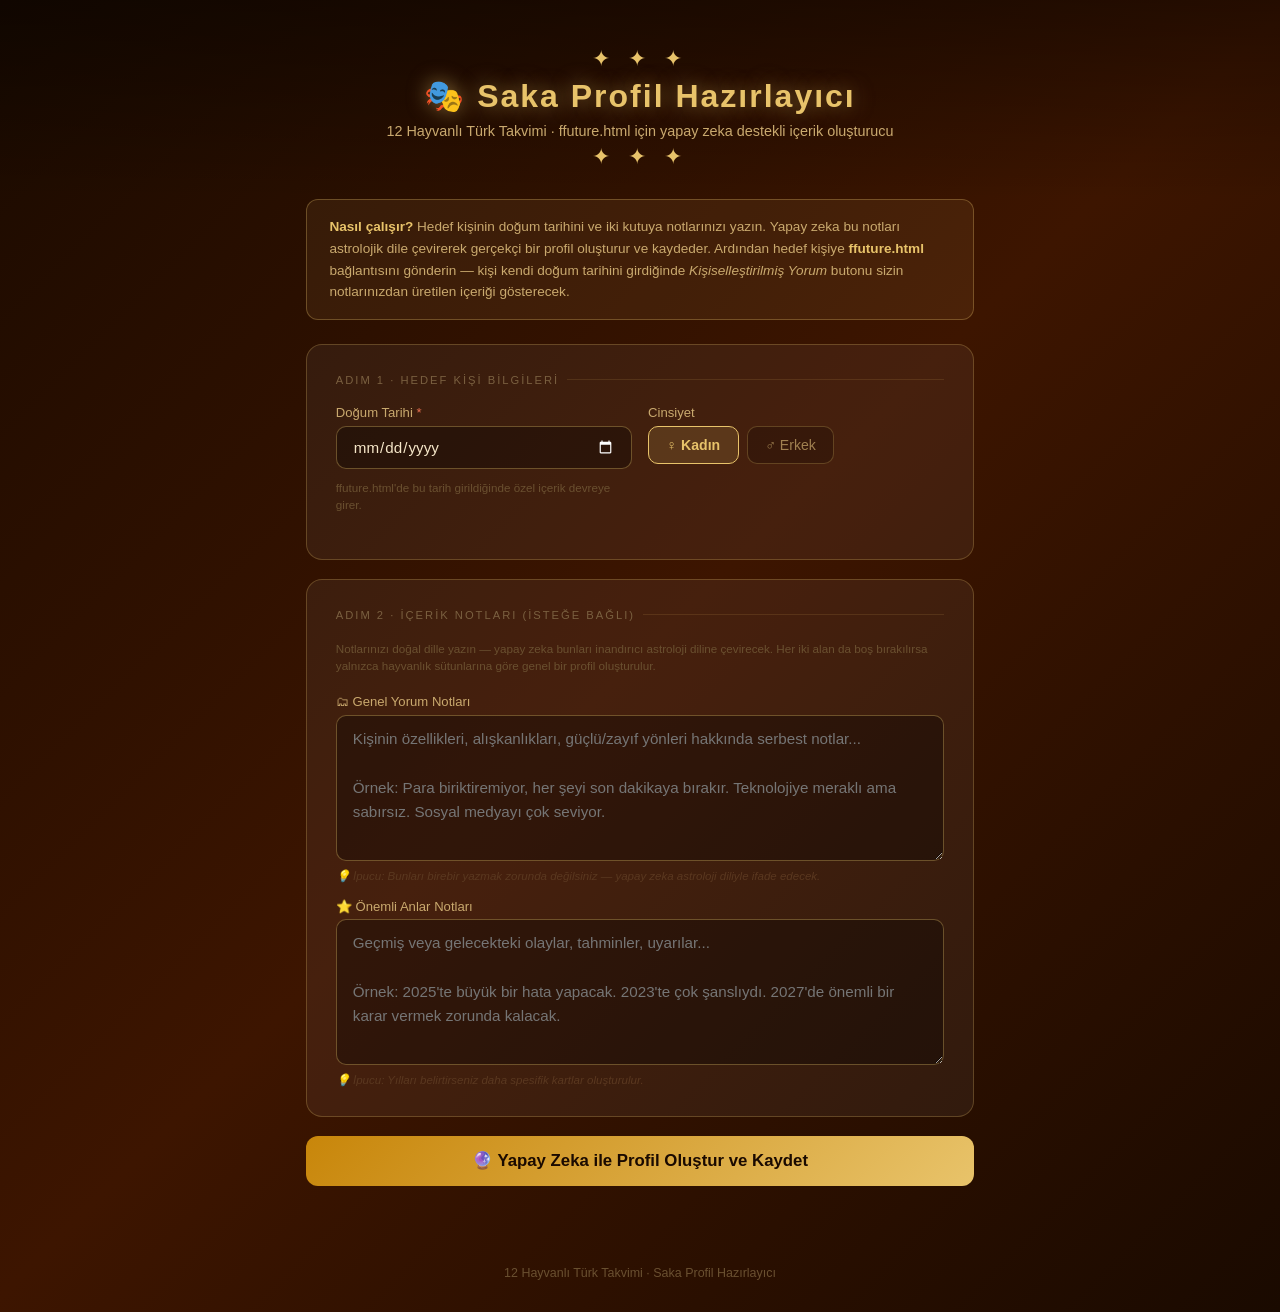
<file: fprepare.html>
<!DOCTYPE html>
<html lang="tr">
<head>
  <meta charset="UTF-8">
  <meta name="viewport" content="width=device-width, initial-scale=1.0">
  <title>Saka Profil Hazırlayıcı · 12 Hayvanlı Türk Takvimi</title>
  <style>
    * { margin: 0; padding: 0; box-sizing: border-box; }
    body { font-family: 'Segoe UI', Tahoma, Geneva, Verdana, sans-serif; background: linear-gradient(135deg, #1a0a00 0%, #3d1500 50%, #1a0a00 100%); min-height: 100vh; color: #f5e6c8; }
    header { text-align: center; padding: 2.5rem 1rem 1.5rem; background: linear-gradient(to bottom, rgba(0,0,0,0.4), transparent); }
    header h1 { font-size: 2rem; color: #e8c36a; text-shadow: 0 0 20px rgba(232,195,106,0.5); letter-spacing: 2px; }
    header p  { margin-top: 0.5rem; color: #c9a96e; font-size: 0.9rem; }
    .ornament { font-size: 1.4rem; color: #e8c36a; margin: 0.3rem 0; letter-spacing: 6px; }

    .notice-bar { max-width: 700px; margin: 0 auto 1.5rem; padding: 0 1rem; }
    .notice-card { background: rgba(232,195,106,0.08); border: 1px solid rgba(232,195,106,0.3); border-radius: 12px; padding: 1rem 1.4rem; font-size: 0.85rem; color: #c9a96e; line-height: 1.6; }
    .notice-card strong { color: #e8c36a; }

    .prep-section { max-width: 700px; margin: 0 auto 3rem; padding: 0 1rem; }

    .prep-card { background: rgba(255,255,255,0.05); border: 1px solid rgba(232,195,106,0.25); border-radius: 16px; padding: 1.8rem; margin-bottom: 1.2rem; }
    .prep-card-title { font-size: 0.7rem; text-transform: uppercase; letter-spacing: 2px; color: #7a6040; margin-bottom: 1.2rem; display: flex; align-items: center; gap: 0.5rem; }
    .prep-card-title::after { content: ''; flex: 1; height: 1px; background: rgba(232,195,106,0.12); }

    .field-group { display: flex; flex-direction: column; gap: 0.35rem; margin-bottom: 1rem; }
    .field-group:last-child { margin-bottom: 0; }
    .field-group label { font-size: 0.82rem; color: #c9a96e; }
    .field-group input[type="date"],
    .field-group input[type="text"],
    .field-group textarea {
      padding: 0.7rem 1rem; font-size: 0.95rem; border-radius: 10px;
      border: 1px solid rgba(232,195,106,0.35); background: rgba(0,0,0,0.3);
      color: #f5e6c8; outline: none; color-scheme: dark; width: 100%; font-family: inherit;
    }
    .field-group input:focus, .field-group textarea:focus {
      border-color: #e8c36a; box-shadow: 0 0 0 3px rgba(232,195,106,0.12);
    }
    .field-group textarea { resize: vertical; line-height: 1.6; }
    .field-hint { font-size: 0.73rem; color: #6a5030; margin-top: 0.25rem; line-height: 1.5; }
    .field-example { font-size: 0.72rem; color: #5a3820; margin-top: 0.15rem; font-style: italic; }

    .row2 { display: grid; grid-template-columns: 1fr 1fr; gap: 1rem; }

    /* Pillar preview */
    .pillar-preview { display: grid; grid-template-columns: repeat(3, 1fr); gap: 0.5rem; margin-top: 0.8rem; }
    .pp-card { background: rgba(0,0,0,0.28); border: 1px solid rgba(232,195,106,0.18); border-radius: 10px; padding: 0.6rem 0.5rem; text-align: center; }
    .pp-label { font-size: 0.6rem; text-transform: uppercase; letter-spacing: 1.5px; color: #7a6040; }
    .pp-icon  { font-size: 1.6rem; line-height: 1.3; }
    .pp-elem  { font-size: 0.72rem; font-weight: 700; margin-top: 0.15rem; }
    .pp-anim  { font-size: 0.78rem; font-weight: 700; color: #f5e6c8; }

    /* Gender buttons */
    .gender-buttons { display: flex; gap: 0.5rem; }
    .gender-btn { padding: 0.62rem 1.1rem; border-radius: 10px; border: 1px solid rgba(232,195,106,0.25); background: rgba(0,0,0,0.2); color: #a08050; cursor: pointer; font-size: 0.88rem; transition: all 0.15s; }
    .gender-btn.active { background: rgba(232,195,106,0.14); border-color: #e8c36a; color: #e8c36a; font-weight: 600; }

    /* Generate button */
    .btn-generate { width: 100%; padding: 0.9rem; background: linear-gradient(135deg, #c8860a, #e8c36a); color: #1a0a00; font-weight: 700; font-size: 1.05rem; border: none; border-radius: 12px; cursor: pointer; transition: transform 0.15s, box-shadow 0.15s; }
    .btn-generate:hover { transform: translateY(-2px); box-shadow: 0 6px 20px rgba(232,195,106,0.4); }
    .btn-generate:disabled { opacity: 0.5; cursor: not-allowed; transform: none; }

    /* Result */
    .save-result { display: none; margin-top: 1.2rem; }
    .save-result.visible { display: block; }
    .save-ok { background: rgba(109,191,109,0.08); border: 1px solid rgba(109,191,109,0.35); border-radius: 12px; padding: 1.3rem 1.5rem; }
    .save-ok-title { color: #6dbf6d; font-weight: 700; font-size: 1rem; margin-bottom: 0.8rem; }
    .save-ok-label { font-size: 0.7rem; color: #7a6040; text-transform: uppercase; letter-spacing: 1px; margin-top: 0.9rem; margin-bottom: 0.2rem; }
    .save-ok-hint  { font-size: 0.8rem; color: #9a7850; margin-top: 0.5rem; line-height: 1.55; }
    .save-err { background: rgba(232,112,80,0.1); border: 1px solid rgba(232,112,80,0.4); border-radius: 12px; padding: 1rem 1.4rem; color: #e87050; font-size: 0.88rem; }

    /* Preview blocks */
    .preview-section { margin-top: 0.8rem; }
    .preview-toggle { font-size: 0.78rem; color: #a08050; cursor: pointer; background: none; border: none; padding: 0; text-decoration: underline; text-decoration-color: rgba(160,128,80,0.4); }
    .preview-toggle:hover { color: #e8c36a; }
    .preview-blocks { display: none; flex-direction: column; gap: 0.6rem; margin-top: 0.7rem; }
    .preview-blocks.open { display: flex; }
    .preview-block { background: rgba(0,0,0,0.22); border: 1px solid rgba(232,195,106,0.15); border-radius: 10px; padding: 0.7rem 0.9rem; }
    .preview-block-title { font-size: 0.62rem; text-transform: uppercase; letter-spacing: 2px; color: #7a6040; margin-bottom: 0.3rem; }
    .preview-block-text  { font-size: 0.82rem; color: #c9a96e; line-height: 1.6; }
    .oa-preview-card { display: flex; gap: 0.5rem; padding: 0.5rem 0.6rem; border-radius: 8px; border: 1px solid rgba(232,195,106,0.1); background: rgba(0,0,0,0.15); margin-bottom: 0.35rem; }
    .oa-preview-tip-o { color: #6dbf6d; font-size: 1rem; }
    .oa-preview-tip-u { color: #e87050; font-size: 1rem; }
    .oa-preview-year  { font-size: 0.85rem; font-weight: 700; color: #e8c36a; min-width: 2.8rem; }
    .oa-preview-b     { font-size: 0.82rem; font-weight: 600; color: #f5e6c8; }
    .oa-preview-ac    { font-size: 0.76rem; color: #9a7850; line-height: 1.5; margin-top: 0.1rem; }

    footer { text-align: center; padding: 2rem 1rem; font-size: 0.78rem; color: #6a5030; }
  </style>
</head>
<body>

<header>
  <div class="ornament">✦ ✦ ✦</div>
  <h1>🎭 Saka Profil Hazırlayıcı</h1>
  <p>12 Hayvanlı Türk Takvimi · ffuture.html için yapay zeka destekli içerik oluşturucu</p>
  <div class="ornament">✦ ✦ ✦</div>
</header>

<div class="notice-bar">
  <div class="notice-card">
    <strong>Nasıl çalışır?</strong> Hedef kişinin doğum tarihini ve iki kutuya notlarınızı yazın.
    Yapay zeka bu notları astrolojik dile çevirerek gerçekçi bir profil oluşturur ve kaydeder.
    Ardından hedef kişiye <strong>ffuture.html</strong> bağlantısını gönderin — kişi kendi doğum tarihini girdiğinde
    <em>Kişiselleştirilmiş Yorum</em> butonu sizin notlarınızdan üretilen içeriği gösterecek.
  </div>
</div>

<div class="prep-section">

  <!-- Adım 1: Kişi Bilgileri -->
  <div class="prep-card">
    <div class="prep-card-title">Adım 1 · Hedef Kişi Bilgileri</div>
    <div class="row2">
      <div class="field-group">
        <label for="birthDate">Doğum Tarihi <span style="color:#e87050">*</span></label>
        <input type="date" id="birthDate" onchange="updatePreview()">
        <div class="field-hint">ffuture.html'de bu tarih girildiğinde özel içerik devreye girer.</div>
      </div>
      <div class="field-group">
        <label>Cinsiyet</label>
        <div class="gender-buttons">
          <button class="gender-btn active" id="genderF" onclick="selectGender('female')">♀ Kadın</button>
          <button class="gender-btn"        id="genderM" onclick="selectGender('male')">♂ Erkek</button>
        </div>
      </div>
    </div>
    <div id="pillarPreview" style="display:none">
      <div class="field-hint" style="margin-bottom:0.5rem">Bu doğum tarihinin hayvanlık sütunları:</div>
      <div class="pillar-preview" id="pillarCards"></div>
    </div>
  </div>

  <!-- Adım 2: Notlar -->
  <div class="prep-card">
    <div class="prep-card-title">Adım 2 · İçerik Notları (isteğe bağlı)</div>
    <div class="field-hint" style="margin-bottom:1.2rem">
      Notlarınızı doğal dille yazın — yapay zeka bunları inandırıcı astroloji diline çevirecek.
      Her iki alan da boş bırakılırsa yalnızca hayvanlık sütunlarına göre genel bir profil oluşturulur.
    </div>

    <div class="field-group">
      <label for="genel_yorum">🗂 Genel Yorum Notları</label>
      <textarea id="genel_yorum" rows="5" placeholder="Kişinin özellikleri, alışkanlıkları, güçlü/zayıf yönleri hakkında serbest notlar...

Örnek: Para biriktiremiyor, her şeyi son dakikaya bırakır. Teknolojiye meraklı ama sabırsız. Sosyal medyayı çok seviyor."></textarea>
      <div class="field-example">💡 İpucu: Bunları birebir yazmak zorunda değilsiniz — yapay zeka astroloji diliyle ifade edecek.</div>
    </div>

    <div class="field-group">
      <label for="onemli_anlar_text">⭐ Önemli Anlar Notları</label>
      <textarea id="onemli_anlar_text" rows="5" placeholder="Geçmiş veya gelecekteki olaylar, tahminler, uyarılar...

Örnek: 2025'te büyük bir hata yapacak. 2023'te çok şanslıydı. 2027'de önemli bir karar vermek zorunda kalacak."></textarea>
      <div class="field-example">💡 İpucu: Yılları belirtirseniz daha spesifik kartlar oluşturulur.</div>
    </div>
  </div>

  <!-- Oluştur butonu -->
  <button class="btn-generate" id="btnGenerate" onclick="generateProfile()">🔮 Yapay Zeka ile Profil Oluştur ve Kaydet</button>

  <div class="save-result" id="saveResult"></div>

</div>

<footer>12 Hayvanlı Türk Takvimi · Saka Profil Hazırlayıcı</footer>

<script>
  // ── Takvim Hesaplama ─────────────────────────────────────────────
  const ANIMALS = [
    { name: 'Maymun', icon: '🐒' }, { name: 'Horoz',   icon: '🐓' },
    { name: 'Köpek',  icon: '🐕' }, { name: 'Domuz',   icon: '🐗' },
    { name: 'Sıçan',  icon: '🐀' }, { name: 'Öküz',    icon: '🐂' },
    { name: 'Kaplan', icon: '🐯' }, { name: 'Tavşan',  icon: '🐇' },
    { name: 'Ejderha',icon: '🐉' }, { name: 'Yılan',   icon: '🐍' },
    { name: 'At',     icon: '🐎' }, { name: 'Koyun',   icon: '🐑' },
  ];
  const ELEMENT_DATA = {
    'Metal':  { icon: '⚔️',  color: '#a8b8c8' }, 'Su':     { icon: '💧',  color: '#5bb8e8' },
    'Ağaç':   { icon: '🌿',  color: '#6dbf6d' }, 'Ateş':   { icon: '🔥',  color: '#e87050' },
    'Toprak': { icon: '🏔️', color: '#c4956a' },
  };
  const ELEM_BY_DIGIT  = ['Metal','Metal','Su','Su','Ağaç','Ağaç','Ateş','Ateş','Toprak','Toprak'];
  const MONTH_ANIMALS  = ['Kaplan','Tavşan','Ejderha','Yılan','At','Koyun','Maymun','Horoz','Köpek','Domuz','Sıçan','Öküz'];
  const DAY_ANIMALS    = ['Sıçan','Öküz','Kaplan','Tavşan','Ejderha','Yılan','At','Koyun','Maymun','Horoz','Köpek','Domuz'];
  const DAY_ELEMENTS   = ['Ağaç','Ağaç','Ateş','Ateş','Toprak','Toprak','Metal','Metal','Su','Su'];
  const TR_MONTHS      = ['Ocak','Şubat','Mart','Nisan','Mayıs','Haziran','Temmuz','Ağustos','Eylül','Ekim','Kasım','Aralık'];

  function getSolarYear(date) {
    const m = date.getMonth() + 1, d = date.getDate();
    return (m === 1 || (m === 2 && d < 4)) ? date.getFullYear() - 1 : date.getFullYear();
  }
  function animalIndex(year) { return ((year % 12) + 12) % 12; }
  function getElement(year) {
    const name = ELEM_BY_DIGIT[((year % 10) + 10) % 10];
    return { name, ...ELEMENT_DATA[name] };
  }
  function dateToJD(date) {
    const y = date.getFullYear(), m = date.getMonth() + 1, d = date.getDate();
    const A = Math.floor((14-m)/12), Y = y+4800-A, M = m+12*A-3;
    return d + Math.floor((153*M+2)/5) + 365*Y + Math.floor(Y/4) - Math.floor(Y/100) + Math.floor(Y/400) - 32045;
  }
  function parseLocalDate(str) { const [y,m,d]=str.split('-').map(Number); return new Date(y,m-1,d); }
  function getMonthPosition(date) {
    const md=(date.getMonth()+1)*100+date.getDate();
    if(md>=1207||md<105)return 10; if(md>=105&&md<204)return 11; if(md>=204&&md<306)return 0;
    if(md>=306&&md<405)return 1;   if(md>=405&&md<506)return 2;  if(md>=506&&md<606)return 3;
    if(md>=606&&md<707)return 4;   if(md>=707&&md<807)return 5;  if(md>=807&&md<908)return 6;
    if(md>=908&&md<1008)return 7;  if(md>=1008&&md<1107)return 8; return 9;
  }
  function getMonthPillar(date, sy) {
    const pos=getMonthPosition(date), ys=(((sy-4)%10)+10)%10;   // 0 = Ağaç (Jia) yılı
    const ts=((ys%5)*2+2)%10, ms=(ts+pos)%10;                   // "beş kaplan" kuralı
    const en=['Ağaç','Ağaç','Ateş','Ateş','Toprak','Toprak','Metal','Metal','Su','Su'];
    return { animal: MONTH_ANIMALS[pos], element: en[ms] };
  }
  function getDayPillar(date) {
    const jd=dateToJD(date), epochJD=dateToJD(new Date(1900,0,1));   // 1 Oca 1900 = Ağaç Köpek (10. gün)
    const pos=((jd-epochJD+10)%60+60)%60;
    return { animal: DAY_ANIMALS[pos%12], element: DAY_ELEMENTS[pos%10] };
  }

  let selectedGender = 'female';
  let cachedPillars  = null;

  function selectGender(g) {
    selectedGender = g;
    document.getElementById('genderF').classList.toggle('active', g==='female');
    document.getElementById('genderM').classList.toggle('active', g==='male');
  }

  function updatePreview() {
    const val = document.getElementById('birthDate').value;
    if (!val) { document.getElementById('pillarPreview').style.display='none'; cachedPillars=null; return; }
    const dateObj = parseLocalDate(val);
    const sy      = getSolarYear(dateObj);
    const yIdx    = animalIndex(sy);
    const yElem   = getElement(sy);
    const mp      = getMonthPillar(dateObj, sy);
    const dp      = getDayPillar(dateObj);
    const mEd     = ELEMENT_DATA[mp.element] || {};
    const dEd     = ELEMENT_DATA[dp.element] || {};
    const mAnim   = ANIMALS.find(a=>a.name===mp.animal) || { icon:'?' };
    const dAnim   = ANIMALS.find(a=>a.name===dp.animal) || { icon:'?' };

    cachedPillars = {
      yearPillar:  { animal: ANIMALS[yIdx].name, element: yElem.name },
      monthPillar: { animal: mp.animal, element: mp.element },
      dayPillar:   { animal: dp.animal, element: dp.element },
    };

    document.getElementById('pillarCards').innerHTML = `
      <div class="pp-card">
        <div class="pp-label">Vitrin · Yıl</div>
        <div class="pp-icon">${ANIMALS[yIdx].icon}</div>
        <div class="pp-elem" style="color:${yElem.color}">${yElem.icon} ${yElem.name}</div>
        <div class="pp-anim">${ANIMALS[yIdx].name}</div>
      </div>
      <div class="pp-card">
        <div class="pp-label">İç Dünya · Ay</div>
        <div class="pp-icon">${mAnim.icon}</div>
        <div class="pp-elem" style="color:${mEd.color||'#e8c36a'}">${mEd.icon||''} ${mp.element}</div>
        <div class="pp-anim">${mp.animal}</div>
      </div>
      <div class="pp-card">
        <div class="pp-label">Öz Kimlik · Gün</div>
        <div class="pp-icon">${dAnim.icon}</div>
        <div class="pp-elem" style="color:${dEd.color||'#e8c36a'}">${dEd.icon||''} ${dp.element}</div>
        <div class="pp-anim">${dp.animal}</div>
      </div>`;
    document.getElementById('pillarPreview').style.display = 'block';
  }

  // ── Oluştur & Kaydet ─────────────────────────────────────────────
  const GENERATE_URL   = 'https://mkmohmyrarqbkpwjpicx.supabase.co/functions/v1/fake-future-generate';
  const SUPABASE_ANON_KEY = 'eyJhbGciOiJIUzI1NiIsInR5cCI6IkpXVCJ9.eyJpc3MiOiJzdXBhYmFzZSIsInJlZiI6Im1rbW9obXlyYXJxYmtwd2pwaWN4Iiwicm9sZSI6ImFub24iLCJpYXQiOjE3NDQ2OTQ5MjcsImV4cCI6MjA2MDI3MDkyN30.hkP0Pr3IF-171bFq2oV_kgiph7uwHJAjKrqvsRbVP_o';

  async function generateProfile() {
    const btn      = document.getElementById('btnGenerate');
    const resultEl = document.getElementById('saveResult');
    const birthDate = document.getElementById('birthDate').value;
    if (!birthDate) { alert('Lütfen doğum tarihini girin.'); return; }
    if (!cachedPillars) updatePreview();
    if (!cachedPillars) { alert('Doğum tarihi hesaplanamadı.'); return; }

    btn.disabled    = true;
    btn.textContent = '⏳ Yapay zeka profil oluşturuyor...';
    resultEl.classList.remove('visible');

    const payload = {
      birth_date: birthDate,
      gender: selectedGender,
      ...cachedPillars,
      genel_yorum:       document.getElementById('genel_yorum').value.trim() || null,
      onemli_anlar_text: document.getElementById('onemli_anlar_text').value.trim() || null,
    };

    try {
      const res  = await fetch(GENERATE_URL, {
        method: 'POST',
        headers: {
          'Content-Type': 'application/json',
          'Authorization': `Bearer ${SUPABASE_ANON_KEY}`,
          'apikey': SUPABASE_ANON_KEY,
        },
        body: JSON.stringify(payload),
      });
      const data = await res.json();
      if (!data.success) throw new Error(data.error || 'Oluşturma hatası');

      const d = data.data;
      const code = data.code;
      const shareURL = `${window.location.origin}${window.location.pathname.replace('fprepare.html', 'ffuture.html')}?k=${code}`;
      const [y,m,dy] = birthDate.split('-').map(Number);
      const dateStr = `${dy} ${TR_MONTHS[m-1]} ${y}`;
      const oaCards = Array.isArray(d.oa) ? d.oa.map(item => `
        <div class="oa-preview-card">
          <div class="oa-preview-tip-${item.t}">${item.t==='o'?'✨':'⚠️'}</div>
          <div style="flex:1">
            <div style="display:flex;align-items:baseline;gap:0.4rem">
              <span class="oa-preview-year">${item.y}</span>
              <span class="oa-preview-b">${item.b}</span>
            </div>
            <div class="oa-preview-ac">${item.ac}</div>
          </div>
        </div>`).join('') : '';

      resultEl.innerHTML = `<div class="save-ok">
        <div class="save-ok-title">✓ Profil oluşturuldu ve kaydedildi!</div>
        <div class="save-ok-label">Paylaşılacak bağlantı</div>
        <div style="display:flex;gap:0.5rem;align-items:center;margin-top:0.3rem">
          <input id="shareURLInput" type="text" value="${shareURL}" readonly
            style="flex:1;padding:0.55rem 0.8rem;font-size:0.82rem;border-radius:8px;border:1px solid rgba(232,195,106,0.4);background:rgba(0,0,0,0.3);color:#e8c36a;outline:none;font-family:monospace">
          <button onclick="copyURL('${shareURL}')" id="copyBtn"
            style="padding:0.55rem 1rem;background:rgba(232,195,106,0.15);border:1px solid rgba(232,195,106,0.4);border-radius:8px;color:#e8c36a;cursor:pointer;font-size:0.82rem;white-space:nowrap;transition:background 0.15s">
            Kopyala
          </button>
        </div>
        <div class="save-ok-hint" style="margin-top:0.6rem">
          Bağlantıyı hedef kişiye gönderin. Kişi <strong>kendi doğum tarihini</strong> girdiğinde
          normal profil hesaplamalarıyla birlikte oluşturduğunuz AI yorumu görünecek.
        </div>
        <div class="preview-section">
          <button class="preview-toggle" onclick="togglePreview(this)">▼ Oluşturulan içeriği gör</button>
          <div class="preview-blocks">
            ${d.dh ? `<div class="preview-block"><div class="preview-block-title">Doğum Haritası</div><div class="preview-block-text">${d.dh}</div></div>` : ''}
            ${d.md ? `<div class="preview-block"><div class="preview-block-title">Mevcut Dönem</div><div class="preview-block-text">${d.md}</div></div>` : ''}
            ${d.nd ? `<div class="preview-block"><div class="preview-block-title">Sonraki Dönem</div><div class="preview-block-text">${d.nd}</div></div>` : ''}
            ${oaCards ? `<div class="preview-block"><div class="preview-block-title">⭐ Önemli Anlar</div>${oaCards}</div>` : ''}
          </div>
        </div>
      </div>`;
    } catch (err) {
      resultEl.innerHTML = `<div class="save-err">Oluşturma başarısız: ${err.message}</div>`;
    } finally {
      resultEl.classList.add('visible');
      btn.disabled    = false;
      btn.textContent = '🔮 Yapay Zeka ile Profil Oluştur ve Kaydet';
    }
  }

  function copyURL(url) {
    navigator.clipboard.writeText(url).then(() => {
      const btn = document.getElementById('copyBtn');
      btn.textContent = '✓ Kopyalandı';
      btn.style.background = 'rgba(109,191,109,0.2)';
      btn.style.borderColor = 'rgba(109,191,109,0.5)';
      btn.style.color = '#6dbf6d';
      setTimeout(() => {
        btn.textContent = 'Kopyala';
        btn.style.background = 'rgba(232,195,106,0.15)';
        btn.style.borderColor = 'rgba(232,195,106,0.4)';
        btn.style.color = '#e8c36a';
      }, 2500);
    }).catch(() => {
      const input = document.getElementById('shareURLInput');
      input.select();
      document.execCommand('copy');
    });
  }

  function togglePreview(btn) {
    const blocks = btn.nextElementSibling;
    const open   = blocks.classList.toggle('open');
    btn.textContent = open ? '▲ Oluşturulan içeriği gizle' : '▼ Oluşturulan içeriği gör';
  }
</script>
</body>
</html>
</file>
<file: theme.css>
/* ── 12 Hayvanlı Türk Takvimi · ortak tema ───────────────────────────
   Açık tema varsayılan. Koyu tema cihaz ayarından ya da tema düğmesinden gelir.
   Tüm metin renkleri iki temada da en az 4.5:1 kontrast verir. */

:root {
  color-scheme: light;
  --bg:          #f8f2e4;
  --surface:     #fffbf2;
  --sunken:      #f1e7d2;
  --text:        #2a1a0a;
  --muted:       #5e4a30;
  --accent:      #8a5a00;
  --on-accent:   #fffbf2;
  --line:        #e4d6b8;
  --line-strong: #cbb58a;
  --green:   #2a6e2f;
  --blue:    #1f66a8;
  --red:     #b2431e;
  --gold:    #7d5a00;
  --metal:   #4f6273;
  --earth:   #8a5a2e;
  --neutral: #6b5a44;
  --backdrop: rgba(42, 26, 10, 0.45);
  --shadow: 0 1px 2px rgba(60, 40, 10, 0.06), 0 6px 20px rgba(60, 40, 10, 0.07);
  --radius: 16px;
  --font: "Atkinson Hyperlegible Next", "Segoe UI", system-ui, -apple-system, sans-serif;
}

@media (prefers-color-scheme: dark) {
  :root:not([data-theme="light"]) {
    color-scheme: dark;
    --bg:          #1b0e04;
    --surface:     #291708;
    --sunken:      #20120a;
    --text:        #f5e6c8;
    --muted:       #d1ba90;
    --accent:      #e8c36a;
    --on-accent:   #1b0e04;
    --line:        #46301a;
    --line-strong: #6b4e28;
    --green:   #7cc97c;
    --blue:    #6cc0ee;
    --red:     #f08462;
    --gold:    #e8c36a;
    --metal:   #b4c3d1;
    --earth:   #d0a47a;
    --neutral: #b9a584;
    --backdrop: rgba(0, 0, 0, 0.6);
    --shadow: 0 1px 2px rgba(0, 0, 0, 0.3), 0 6px 20px rgba(0, 0, 0, 0.25);
  }
}

:root[data-theme="dark"] {
  color-scheme: dark;
  --bg:          #1b0e04;
  --surface:     #291708;
  --sunken:      #20120a;
  --text:        #f5e6c8;
  --muted:       #d1ba90;
  --accent:      #e8c36a;
  --on-accent:   #1b0e04;
  --line:        #46301a;
  --line-strong: #6b4e28;
  --green:   #7cc97c;
  --blue:    #6cc0ee;
  --red:     #f08462;
  --gold:    #e8c36a;
  --metal:   #b4c3d1;
  --earth:   #d0a47a;
  --neutral: #b9a584;
  --backdrop: rgba(0, 0, 0, 0.6);
  --shadow: 0 1px 2px rgba(0, 0, 0, 0.3), 0 6px 20px rgba(0, 0, 0, 0.25);
}

/* ── Temel ── */
* { margin: 0; padding: 0; box-sizing: border-box; }

html { -webkit-text-size-adjust: 100%; }

body {
  font-family: var(--font);
  font-size: 1.0625rem;
  line-height: 1.6;
  background: var(--bg);
  color: var(--text);
  min-height: 100vh;
}

h1, h2, h3, h4 { line-height: 1.25; font-weight: 700; }
h2 { font-size: 1.5rem; }
h3 { font-size: 1.2rem; }
h4 { font-size: 1.0625rem; }

/* Eğik yazı okumayı zorlaştırır: vurgu kalınlıkla yapılır */
em, i, cite { font-style: normal; font-weight: 600; }

a { color: var(--accent); text-underline-offset: 3px; }
a:hover { text-decoration-thickness: 2px; }

button, input { font: inherit; color: inherit; }

:focus-visible {
  outline: 3px solid var(--accent);
  outline-offset: 2px;
  border-radius: 6px;
}

.muted { color: var(--muted); }
.small { font-size: 0.9375rem; }
.sr-only {
  position: absolute; width: 1px; height: 1px; overflow: hidden;
  clip: rect(0 0 0 0); white-space: nowrap;
}

/* ── Düzen ── */
.wrap   { max-width: 60rem; margin: 0 auto; padding: 0 16px; }
.narrow { max-width: 46rem; }
.section { margin-top: 3rem; }
.section > h2 { margin-bottom: 0.4rem; }
.section-lead { color: var(--muted); margin-bottom: 1.2rem; max-width: 65ch; }

/* ── Üst çubuk ── */
.topbar {
  border-bottom: 1px solid var(--line);
  background: var(--surface);
}

.topbar-inner {
  display: flex;
  align-items: center;
  justify-content: space-between;
  gap: 0.5rem;
  flex-wrap: wrap;
  padding-top: 0.6rem;
  padding-bottom: 0.6rem;
}

.brand {
  font-weight: 700;
  color: var(--text);
  text-decoration: none;
  font-size: 1rem;
}

.topbar-links { display: flex; align-items: center; gap: 0.5rem; }

.pill {
  display: inline-flex;
  align-items: center;
  gap: 0.35rem;
  padding: 0.35rem 0.85rem;
  border: 1px solid var(--line-strong);
  border-radius: 999px;
  background: var(--surface);
  color: var(--text);
  font-size: 0.9375rem;
  text-decoration: none;
  cursor: pointer;
}

.pill:hover { border-color: var(--accent); }

/* ── Başlık ── */
.hero {
  text-align: center;
  padding-top: 2.2rem;
  padding-bottom: 1.6rem;
  background: radial-gradient(ellipse 60% 100% at 50% 0%, color-mix(in srgb, var(--accent) 12%, transparent), transparent);
}

.gokturk {
  display: inline-flex;
  align-items: center;
  gap: 0.9rem;
  font-family: "Noto Sans Old Turkic", var(--font);
  font-size: 2.1rem;
  line-height: 1.2;
  color: var(--accent);
  letter-spacing: 0.25em;
}

.gokturk::before,
.gokturk::after {
  content: "";
  width: 2.5rem;
  height: 2px;
  background: linear-gradient(to right, transparent, var(--accent));
}

.gokturk::after { background: linear-gradient(to left, transparent, var(--accent)); }

.gokturk-note {
  display: block;
  font-size: 0.875rem;
  color: var(--muted);
  margin-top: 0.1rem;
}

.hero h1 {
  font-size: clamp(1.75rem, 5vw, 2.5rem);
  margin-top: 0.7rem;
}

.hero .lead {
  font-size: 1.125rem;
  color: var(--muted);
  margin-top: 0.4rem;
}

/* ── Kart ── */
.card {
  background: var(--surface);
  border: 1px solid var(--line);
  border-radius: var(--radius);
  box-shadow: var(--shadow);
  padding: 1.4rem;
}

.eyebrow {
  font-size: 0.9375rem;
  font-weight: 600;
  color: var(--muted);
}

/* ── Form ── */
.field { display: flex; flex-direction: column; gap: 0.35rem; margin-bottom: 1rem; border: 0; }

.field label,
.field legend { font-weight: 600; }

.field legend { margin-bottom: 0.35rem; }

.opt { font-weight: 400; color: var(--muted); }

.field input[type="text"],
.field input[type="date"] {
  width: 100%;
  padding: 0.7rem 0.9rem;
  font-size: 1.0625rem;
  border: 1px solid var(--line-strong);
  border-radius: 10px;
  background: var(--bg);
  color: var(--text);
  min-height: 3rem;
}

.field input:focus-visible { outline-offset: 0; }

.field-hint { font-size: 0.9375rem; color: var(--muted); }

.field-error {
  font-size: 0.9375rem;
  font-weight: 600;
  color: var(--red);
}

.seg { display: flex; gap: 0.5rem; }

.seg-btn {
  flex: 1;
  padding: 0.65rem 0.8rem;
  border: 1px solid var(--line-strong);
  border-radius: 10px;
  background: var(--bg);
  color: var(--text);
  cursor: pointer;
  min-height: 3rem;
}

.seg-btn[aria-pressed="true"] {
  border: 2px solid var(--accent);
  background: color-mix(in srgb, var(--accent) 12%, var(--surface));
  font-weight: 700;
}

/* ── Düğmeler ── */
.btn {
  display: inline-flex;
  align-items: center;
  justify-content: center;
  gap: 0.5rem;
  padding: 0.75rem 1.4rem;
  border-radius: 12px;
  border: 1px solid transparent;
  font-weight: 700;
  cursor: pointer;
  min-height: 3rem;
  text-decoration: none;
}

.btn-primary { background: var(--accent); color: var(--on-accent); }
.btn-primary:hover { filter: brightness(1.08); }

.btn-secondary {
  background: var(--surface);
  color: var(--text);
  border-color: var(--line-strong);
}

.btn-secondary:hover { border-color: var(--accent); }
.btn:disabled { cursor: progress; opacity: 0.8; }
.btn-block { width: 100%; }

.link-btn {
  background: none;
  border: 0;
  padding: 0;
  color: var(--accent);
  font-weight: 700;
  text-decoration: underline;
  text-underline-offset: 3px;
  cursor: pointer;
}

/* ── Etiketler (renkler temaya göre) ── */
.chip {
  --c: var(--neutral);
  display: inline-flex;
  align-items: center;
  gap: 0.3rem;
  padding: 0.1rem 0.6rem;
  border-radius: 999px;
  font-size: 0.875rem;
  font-weight: 700;
  line-height: 1.5;
  color: var(--c);
  background: color-mix(in srgb, var(--c) 12%, var(--surface));
  border: 1px solid color-mix(in srgb, var(--c) 40%, transparent);
  white-space: nowrap;
}

/* Etkileşim türleri */
.ix-trine   { --c: var(--green); }
.ix-secret  { --c: var(--blue); }
.ix-clash   { --c: var(--red); }
.ix-same    { --c: var(--gold); }
.ix-neutral { --c: var(--neutral); }

/* Yıl türleri (müçel haritası) */
.t-mucel { --c: var(--gold); }
.t-buyuk { --c: var(--gold); }
.t-zit   { --c: var(--red); }
.t-uyum  { --c: var(--green); }
.t-dost  { --c: var(--blue); }

/* Elementler */
.el-metal  { --c: var(--metal); }
.el-su     { --c: var(--blue); }
.el-agac   { --c: var(--green); }
.el-ates   { --c: var(--red); }
.el-toprak { --c: var(--earth); }

/* Genel tonlar */
.tone-green   { --c: var(--green); }
.tone-blue    { --c: var(--blue); }
.tone-red     { --c: var(--red); }
.tone-gold    { --c: var(--gold); }
.tone-neutral { --c: var(--neutral); }

/* ── Açılır bölümler ── */
details > summary { cursor: pointer; }

.more {
  border-top: 1px solid var(--line);
  margin-top: 1rem;
}

.more > summary {
  list-style: none;
  display: flex;
  align-items: center;
  justify-content: space-between;
  gap: 0.5rem;
  padding: 0.8rem 0;
  font-weight: 700;
  color: var(--accent);
}

.more > summary::-webkit-details-marker { display: none; }

.more > summary::after {
  content: "▾";
  font-size: 1.1rem;
  transition: transform 0.2s;
}

.more[open] > summary::after { transform: rotate(180deg); }

.more-body > * + * { margin-top: 0.8rem; }
.more-body { padding-bottom: 0.8rem; }

/* ── Yapay zekâ yorumu ── */
.ai-result { display: none; flex-direction: column; gap: 0.8rem; margin-top: 1rem; }
.ai-result.visible { display: flex; }

.ai-block {
  background: var(--sunken);
  border: 1px solid var(--line);
  border-radius: 12px;
  padding: 1rem 1.1rem;
}

.ai-block h4 { color: var(--accent); margin-bottom: 0.35rem; }
.ai-block.kutlama { border-color: var(--gold); }
.ai-error { color: var(--red); font-weight: 600; }

/* ── Bildirim ── */
.toast {
  position: fixed;
  left: 16px;
  right: 16px;
  bottom: 1.5rem;
  width: fit-content;
  margin: 0 auto;
  background: var(--text);
  color: var(--bg);
  padding: 0.7rem 1.2rem;
  border-radius: 999px;
  font-weight: 700;
  box-shadow: var(--shadow);
  z-index: 50;
  text-align: center;
}

/* ── Alt bilgi ── */
.site-footer {
  margin-top: 4rem;
  padding: 1.6rem 0 2.2rem;
  border-top: 1px solid var(--line);
  color: var(--muted);
  font-size: 0.9375rem;
  text-align: center;
}

/* ── Yumuşak hareket (hareketi azalt ayarında kapalı) ── */
@media (prefers-reduced-motion: no-preference) {
  html { scroll-behavior: smooth; }
  body { transition: background-color 0.25s, color 0.25s; }

  .reveal {
    animation: tt-rise 0.35s ease-out both;
    animation-delay: calc(var(--i, 0) * 45ms);
  }

  .btn, .pill, .seg-btn { transition: transform 0.15s, border-color 0.15s, filter 0.15s; }
  .btn:active, .seg-btn:active { transform: scale(0.98); }

  details[open] > .more-body,
  details[open] > .tl-body { animation: tt-rise 0.25s ease-out; }

  dialog[open] { animation: tt-pop 0.25s ease-out; }
  dialog[open]::backdrop { animation: tt-fade 0.25s ease-out; }

  .toast { animation: tt-rise 0.25s ease-out; }
}

@keyframes tt-rise {
  from { opacity: 0; transform: translateY(8px); }
  to   { opacity: 1; transform: none; }
}

@keyframes tt-pop {
  from { opacity: 0; transform: translateY(12px) scale(0.98); }
  to   { opacity: 1; transform: none; }
}

@keyframes tt-fade {
  from { opacity: 0; }
  to   { opacity: 1; }
}
</file>
